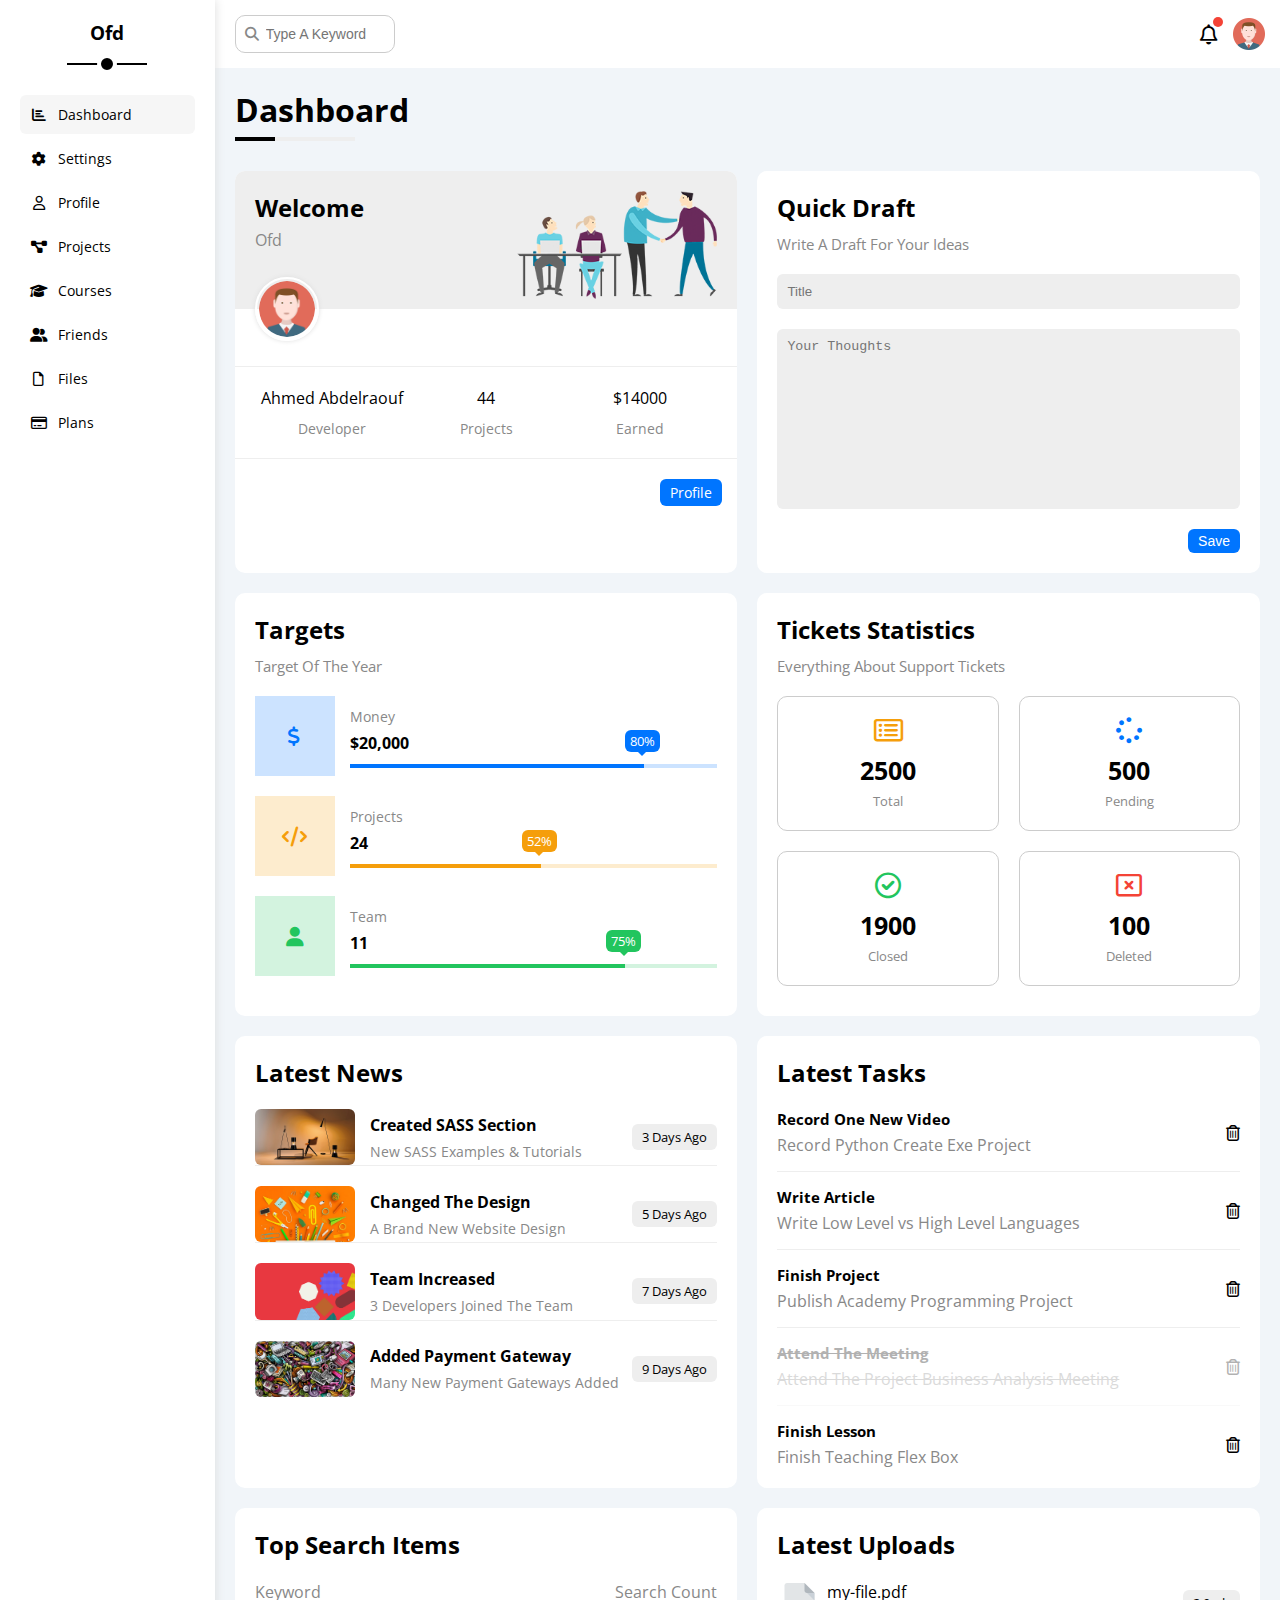
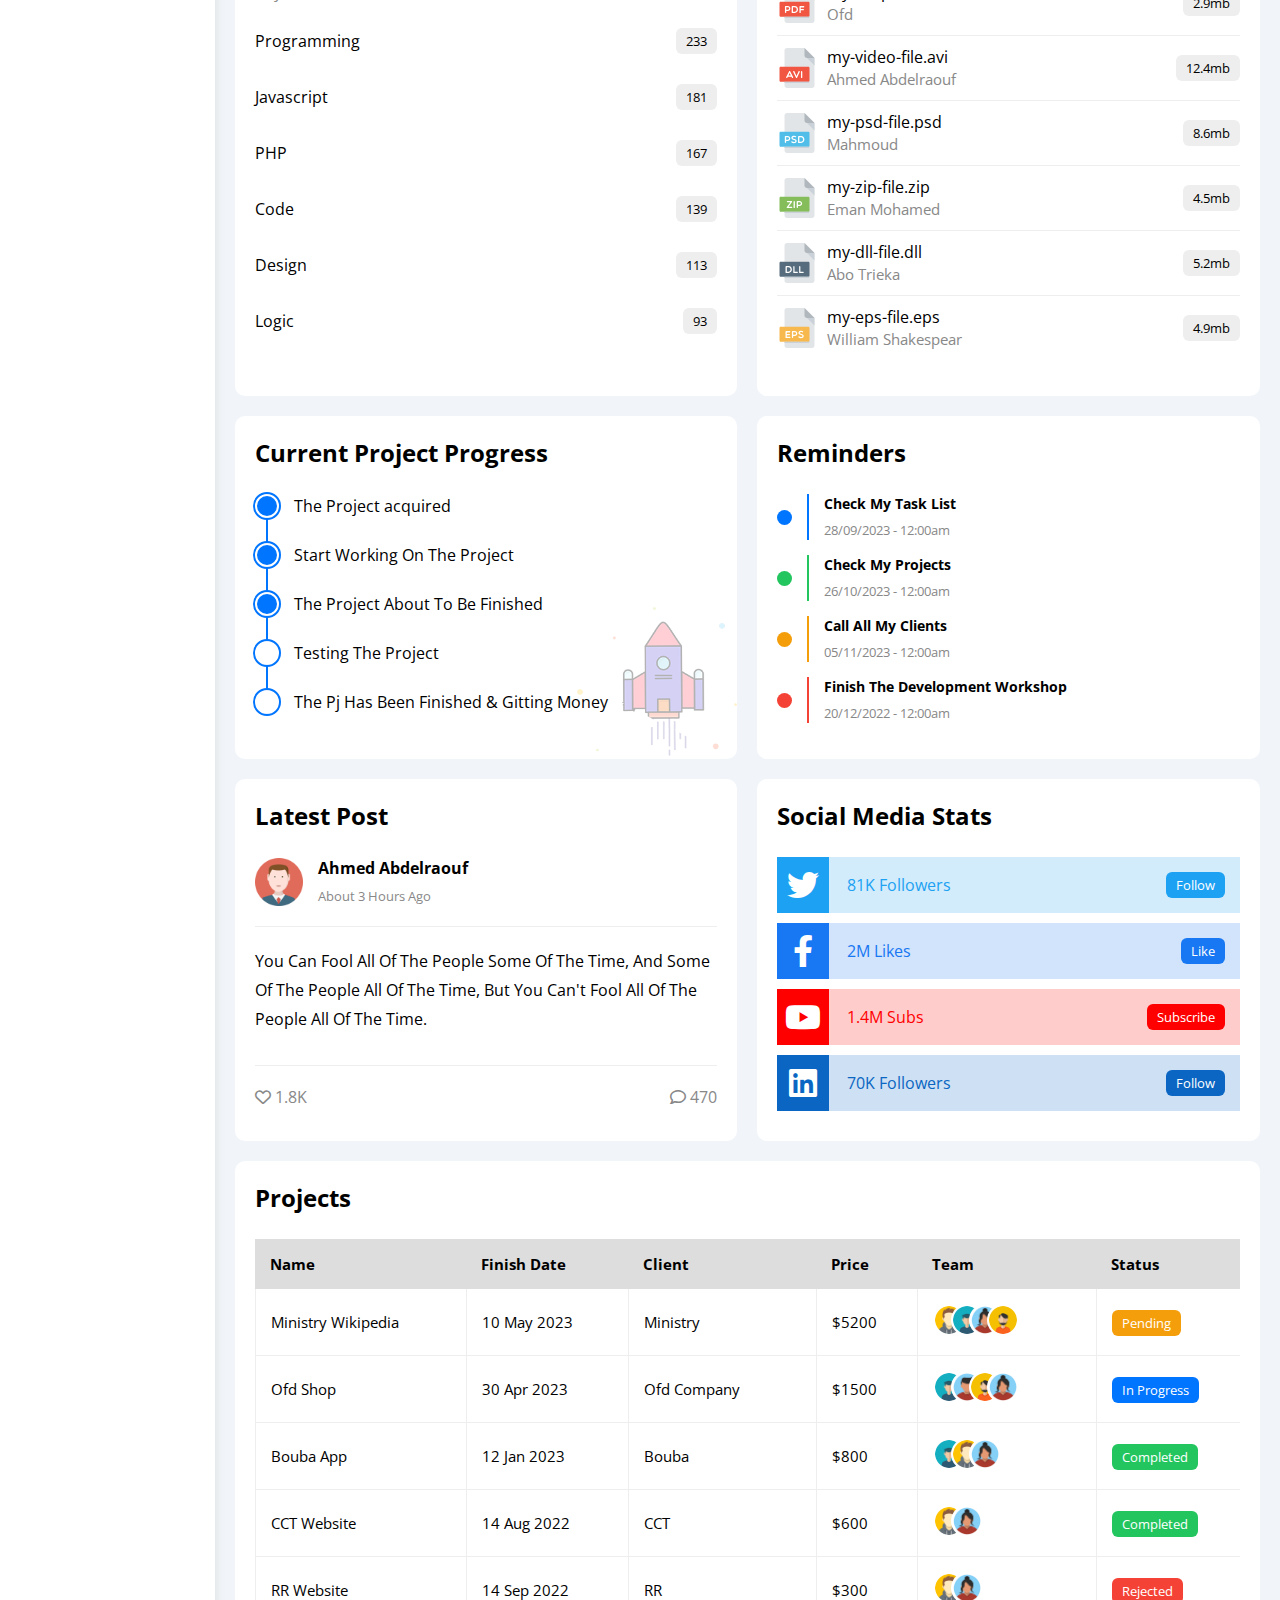
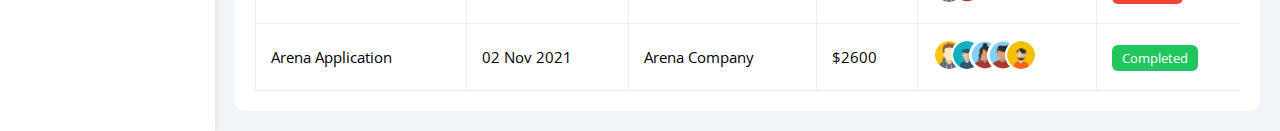
<file: index.html>
<!DOCTYPE html>
<html lang="en">

<head>
    <meta charset="UTF-8">
    <meta http-equiv="X-UA-Compatible" content="IE=edge">
    <meta name="viewport" content="width=device-width, initial-scale=1.0">
    <link rel="stylesheet" href="css/all.min.css">
    <link rel="stylesheet" href="css/framework.css">
    <link rel="stylesheet" href="css/main.css">
    <!-- <link rel="stylesheet" href="css/normalize.css"> -->
    <link rel="preconnect" href="https://fonts.googleapis.com">
    <link rel="preconnect" href="https://fonts.gstatic.com" crossorigin>
    <link href="https://fonts.googleapis.com/css2?family=Open+Sans:wght@300;400;500;600;700;800&display=swap"
        rel="stylesheet">
    <title>Dashboard</title>
</head>

<body>
    <div class="page d-flex">
        <div class="sidebar bg-white p-20 p-relative">
            <h3 class="p-relative txt-c mt-0">Ofd</h3>
            <ul>
                <li>
                    <a class="active d-flex align-center fs-14 c-black rad-6 p-10" href="index.html">
                        <i class="fa-solid fa-chart-bar fa-fw"></i>
                        <span>Dashboard</span>
                    </a>
                </li>
                <li>
                    <a class="d-flex align-center fs-14 c-black rad-6 p-10" href="settings.html">
                        <i class="fa-solid fa-gear fa-fw"></i>
                        <span>Settings</span>
                    </a>
                </li>
                <li>
                    <a class="d-flex align-center fs-14 c-black rad-6 p-10" href="profile.html">
                        <i class="fa-regular fa-user fa-fw"></i>
                        <span>Profile</span>
                    </a>
                </li>
                <li>
                    <a class="d-flex align-center fs-14 c-black rad-6 p-10" href="projects.html">
                        <i class="fa-solid fa-diagram-project fa-fw"></i>
                        <span>Projects</span>
                    </a>
                </li>
                <li>
                    <a class="d-flex align-center fs-14 c-black rad-6 p-10" href="courses.html">
                        <i class="fa-solid fa-graduation-cap fa-fe"></i>
                        <span>Courses</span>
                    </a>
                </li>
                <li>
                    <a class="d-flex align-center fs-14 c-black rad-6 p-10" href="friends.html">
                        <i class="fa-solid fa-user-group fa-fw"></i>
                        <span>Friends</span>
                    </a>
                </li>
                <li>
                    <a class="d-flex align-center fs-14 c-black rad-6 p-10" href="files.html">
                        <i class="fa-regular fa-file fa-fw"></i>
                        <span>Files</span>
                    </a>
                </li>
                <li>
                    <a class="d-flex align-center fs-14 c-black rad-6 p-10" href="plans.html">
                        <i class="fa-regular fa-credit-card fa-fw"></i>
                        <span>Plans</span>
                    </a>
                </li>
            </ul>
        </div>
        <div class="content w-full">
            <!-- head start -->
            <div class="head bg-white p-15 between-flex">
                <div class="search p-relative">
                    <input class="p-10" type="search" placeholder="Type A Keyword">
                </div>
                <div class="icons d-flex align-center">
                    <span class="notification p-relative">
                        <i class="fa-regular fa-bell fa-lg"></i>
                    </span>
                    <img src="images/avatar.png" alt="">
                </div>
            </div>
            <!-- head end -->
            <h1 class="p-relative">Dashboard</h1>
            <div class="wrapper d-grid gap-20">
                <!-- welcome widget start  -->
                <div class="welcome bg-white rad-10 txt-c-mobile block-mobile">
                    <div class="intro p-20 d-flex space-between bg-eee">
                        <div>
                            <h2 class="m-0">Welcome</h2>
                            <p class="c-grey mt-5">Ofd</p>
                        </div>
                        <img class="hide-mobile" src="images/welcome.png" alt="">
                    </div>
                    <img src="images/avatar.png" alt="" class="avatar">
                    <div class="body txt-c d-flex p-20 mt-20 mb-20 block-mobile">
                        <div>Ahmed Abdelraouf <span class="d-block c-grey fs-14 mt-10">Developer</span></div>
                        <div>44 <span class="d-block c-grey fs-14 mt-10">Projects</span></div>
                        <div>$14000 <span class="d-block c-grey fs-14 mt-10">Earned</span></div>
                    </div>
                    <a href="profile.html" class="visit d-block fs-14 bg-blue c-white w-fit btn-shape">Profile</a>
                </div>
                <!-- welcome widget end  -->
                <!-- quick draft widget start -->
                <div class="quick-draft p-20 bg-white rad-10">
                    <h2 class="mt-0 mb-10">Quick Draft</h2>
                    <p class="mt-0 mb-20 c-grey fs-15">Write A Draft For Your Ideas</p>
                    <form>
                        <input class="d-block mb-20 w-full p-10 b-none bg-eee rad-6" type="text" placeholder="Title">
                        <textarea class="d-block mb-20 w-full p-10 b-none bg-eee rad-6"
                            placeholder="Your Thoughts"></textarea>
                        <input class="save d-block bg-blue c-white b-none fs-14 w-fit btn-shape" type="submit"
                            value="Save">
                    </form>
                </div>
                <!-- quick draft widget end -->
                <!-- targets start  -->
                <div class="targets p-20 bg-white rad-10">
                    <h2 class="mt-0 mb-10">Targets</h2>
                    <p class="mt-0 mb-20 c-grey fs-15">Target Of The Year</p>
                    <!--! row start -->
                    <div class="target-row mb-20 d-flex align-center blue">
                        <div class="icon center-flex">
                            <i class="fa-solid fa-dollar-sign fa-lg c-blue"></i>
                        </div>
                        <div class="details">
                            <span class="fs-14 c-grey">Money</span>
                            <span class="d-block mt-5 mb-10 fw-bold">$20,000</span>

                            <div class="progress p-relative">
                                <span class="bg-blue blue" style="width: 80%">
                                    <span class="bg-blue">80%</span></span>
                            </div>
                        </div>
                    </div>
                    <!--! row end -->
                    <!--! row start -->
                    <div class="target-row mb-20 d-flex align-center orange">
                        <div class="icon center-flex">
                            <i class="fa-solid fa-code fa-lg c-orange"></i>
                        </div>
                        <div class="details">
                            <span class="fs-14 c-grey">Projects</span>
                            <span class="d-block mt-5 mb-10 fw-bold">24</span>

                            <div class="progress p-relative">
                                <span class="bg-orange orange" style="width: 52%">
                                    <span class="bg-orange">52%</span></span>
                            </div>
                        </div>
                    </div>
                    <!--! row end -->
                    <!-- !row start -->
                    <div class="target-row mb-20 d-flex align-center green">
                        <div class="icon center-flex">
                            <i class="fa-solid fa-user fa-lg c-green"></i>
                        </div>
                        <div class="details">
                            <span class="fs-14 c-grey">Team</span>
                            <span class="d-block mt-5 mb-10 fw-bold">11</span>

                            <div class="progress p-relative">
                                <span class="bg-green green" style="width: 75%">
                                    <span class="bg-green">75%</span></span>
                            </div>
                        </div>
                    </div>
                    <!--! row end -->
                </div>
                <!-- targets end  -->
                <!-- tickets widget start  -->
                <div class="tickets p-20 bg-white rad-10">
                    <h2 class="mt-0 mb-10">Tickets Statistics</h2>
                    <p class="mt-0 mb-20 c-grey fs-15">Everything About Support Tickets</p>
                    <div class="d-flex txt-c gap-20 f-wrap">
                        <!-- box start -->
                        <div class="box p-20 rad-10 fs-13 c-grey">
                            <i class="fa-regular fa-rectangle-list fa-2x mb-10 c-orange"></i>
                            <span class="d-block c-black fw-bold fs-25 mb-5">2500</span>
                            Total
                        </div>
                        <!--! box end -->
                        <!--! box start -->
                        <div class="box p-20 rad-10 fs-13 c-grey">
                            <i class="fa-solid fa-spinner fa-2x mb-10 c-blue"></i>
                            <span class="d-block c-black fw-bold fs-25 mb-5">500</span>
                            Pending
                        </div>
                        <!-- box end -->
                        <!-- box start -->
                        <div class="box p-20 rad-10 fs-13 c-grey">
                            <i class="fa-regular fa-circle-check fa-2x mb-10 c-green"></i>
                            <span class="d-block c-black fw-bold fs-25 mb-5">1900</span>
                            Closed
                        </div>
                        <!--! box end -->
                        <!--! box start -->
                        <div class="box p-20 rad-10 fs-13 c-grey">
                            <i class="fa-regular fa-rectangle-xmark fa-2x mb-10 c-red"></i>
                            <span class="d-block c-black fw-bold fs-25 mb-5">100</span>
                            Deleted
                        </div>
                        <!--! box end -->
                    </div>
                </div>
                <!-- tickets widget end  -->
                <!-- latest news start -->
                <div class="latest-news p-20 bg-white rad-10 txt-c-mobile">
                    <h2 class="mt-0 mb-20">Latest News</h2>
                    <!--! row start -->
                    <div class="news-row d-flex align-center">
                        <img src="images/news-01.png" alt="">
                        <div class="info">
                            <h3>Created SASS Section</h3>
                            <p class="m-0 fs-14 c-grey">New SASS Examples & Tutorials</p>
                        </div>
                        <div class="btn-shape fs-13 bg-eee label">3 Days Ago</div>
                    </div>
                    <!--! row end -->
                    <!--! row start -->
                    <div class="news-row d-flex align-center">
                        <img src="images/news-02.png" alt="">
                        <div class="info">
                            <h3>Changed The Design</h3>
                            <p class="m-0 fs-14 c-grey">A Brand New Website Design</p>
                        </div>
                        <div class="btn-shape fs-13 bg-eee label">5 Days Ago</div>
                    </div>
                    <!--! row end -->
                    <!--! row start -->
                    <div class="news-row d-flex align-center">
                        <img src="images/news-03.png" alt="">
                        <div class="info">
                            <h3>Team Increased</h3>
                            <p class="m-0 fs-14 c-grey">3 Developers Joined The Team</p>
                        </div>
                        <div class="btn-shape fs-13 bg-eee label">7 Days Ago</div>
                    </div>
                    <!--! row end -->
                    <!--! row start -->
                    <div class="news-row d-flex align-center">
                        <img src="images/news-04.png" alt="">
                        <div class="info">
                            <h3>Added Payment Gateway</h3>
                            <p class="m-0 fs-14 c-grey">Many New Payment Gateways Added</p>
                        </div>
                        <div class="btn-shape fs-13 bg-eee label">9 Days Ago</div>
                    </div>
                    <!--! row end -->
                </div>
                <!-- latest news end -->
                <!-- tasks start -->
                <div class="tasks p-20 bg-white rad-10">
                    <h2 class="mt-0 mb-20">Latest Tasks</h2>
                    <!--! row-start -->
                    <div class="task-row between-flex">
                        <div class="info">
                            <h3 class="mt-0 mb-5 fs-15">Record One New Video</h3>
                            <p class="m-0 c-grey">Record Python Create Exe Project</p>
                        </div>
                        <i class="fa-regular fa-trash-can delete"></i>
                    </div>
                    <!--!! row-end -->
                    <!-- row-start -->
                    <div class="task-row between-flex">
                        <div class="info">
                            <h3 class="mt-0 mb-5 fs-15">Write Article</h3>
                            <p class="m-0 c-grey">Write Low Level vs High Level Languages</p>
                        </div>
                        <i class="fa-regular fa-trash-can delete"></i>
                    </div>
                    <!--! row-end -->
                    <!--! row-start -->
                    <div class="task-row between-flex">
                        <div class="info">
                            <h3 class="mt-0 mb-5 fs-15">Finish Project</h3>
                            <p class="m-0 c-grey">Publish Academy Programming Project</p>
                        </div>
                        <i class="fa-regular fa-trash-can delete"></i>
                    </div>
                    <!--! row-end -->
                    <!--! row-start -->
                    <div class="task-row between-flex done">
                        <div class="info">
                            <h3 class="mt-0 mb-5 fs-15">Attend The Meeting</h3>
                            <p class="m-0 c-grey">Attend The Project Business Analysis Meeting</p>
                        </div>
                        <i class="fa-regular fa-trash-can delete"></i>
                    </div>
                    <!--! row-end -->
                    <!--! row-start -->
                    <div class="task-row between-flex">
                        <div class="info">
                            <h3 class="mt-0 mb-5 fs-15">Finish Lesson</h3>
                            <p class="m-0 c-grey">Finish Teaching Flex Box</p>
                        </div>
                        <i class="fa-regular fa-trash-can delete"></i>
                    </div>
                    <!--! row-end -->
                </div>
                <!-- tasks end -->
                <!-- top search start  -->
                <div class="search-items p-20 bg-white rad-10">
                    <h2 class="mt-0 mb-20">Top Search Items</h2>
                    <div class="head-items between-flex c-grey mb-10">
                        <div class="">Keyword</div>
                        <div class="">Search Count</div>
                    </div>
                    <div class="items between-flex pt-15 pb-15">
                        <span>Programming</span>
                        <span class="bg-eee fs-13 btn-shape">233</span>
                    </div>
                    <div class="items between-flex pt-15 pb-15">
                        <span>Javascript</span>
                        <span class="bg-eee fs-13 btn-shape">181</span>
                    </div>
                    <div class="items between-flex pt-15 pb-15">
                        <span>PHP</span>
                        <span class="bg-eee fs-13 btn-shape">167</span>
                    </div>
                    <div class="items between-flex pt-15 pb-15">
                        <span>Code</span>
                        <span class="bg-eee fs-13 btn-shape">139</span>
                    </div>
                    <div class="items between-flex pt-15 pb-15">
                        <span>Design</span>
                        <span class="bg-eee fs-13 btn-shape">113</span>
                    </div>
                    <div class="items between-flex pt-15 pb-15">
                        <span>Logic</span>
                        <span class="bg-eee fs-13 btn-shape">93</span>
                    </div>
                </div>
                <!-- top search end  -->
                <!-- uploads start  -->
                <div class="latest-uploads p-20 bg-white rad-10">
                    <h2 class="mt-0 mb-20">Latest Uploads</h2>
                    <ul>
                        <!--! row start  -->
                        <li class="between-flex pb-10 mb-10">
                            <div class="d-flex align-center">
                                <img class="mr-10" src="images/pdf.svg" alt="">
                                <div>
                                    <span class="d-block">my-file.pdf</span>
                                    <span class="fs-15 c-grey">Ofd</span>
                                </div>
                            </div>
                            <div class="bg-eee btn-shape fs-13">
                                2.9mb
                            </div>
                        </li>
                        <!--! row end  -->
                        <!--! row start  -->
                        <li class="between-flex pb-10 mb-10">
                            <div class="d-flex align-center">
                                <img class="mr-10" src="images/avi.svg" alt="">
                                <div>
                                    <span class="d-block">my-video-file.avi</span>
                                    <span class="fs-15 c-grey">Ahmed Abdelraouf</span>
                                </div>
                            </div>
                            <div class="bg-eee btn-shape fs-13">
                                12.4mb
                            </div>
                        </li>
                        <!--! row end  -->
                        <!--! row start  -->
                        <li class="between-flex pb-10 mb-10">
                            <div class="d-flex align-center">
                                <img class="mr-10" src="images/psd.svg" alt="">
                                <div>
                                    <span class="d-block">my-psd-file.psd</span>
                                    <span class="fs-15 c-grey">Mahmoud</span>
                                </div>
                            </div>
                            <div class="bg-eee btn-shape fs-13">
                                8.6mb
                            </div>
                        </li>
                        <!--! row end  -->
                        <!--! row start  -->
                        <li class="between-flex pb-10 mb-10">
                            <div class="d-flex align-center">
                                <img class="mr-10" src="images/zip.svg" alt="">
                                <div>
                                    <span class="d-block">my-zip-file.zip</span>
                                    <span class="fs-15 c-grey">Eman Mohamed</span>
                                </div>
                            </div>
                            <div class="bg-eee btn-shape fs-13">
                                4.5mb
                            </div>
                        </li>
                        <!--! row end  -->
                        <!--! row start  -->
                        <li class="between-flex pb-10 mb-10">
                            <div class="d-flex align-center">
                                <img class="mr-10" src="images/dll.svg" alt="">
                                <div>
                                    <span class="d-block">my-dll-file.dll</span>
                                    <span class="fs-15 c-grey">Abo Trieka</span>
                                </div>
                            </div>
                            <div class="bg-eee btn-shape fs-13">
                                5.2mb
                            </div>
                        </li>
                        <!--! row end  -->
                        <!--! row start  -->
                        <li class="between-flex pb-10 mb-10">
                            <div class="d-flex align-center">
                                <img class="mr-10" src="images/eps.svg" alt="">
                                <div>
                                    <span class="d-block">my-eps-file.eps</span>
                                    <span class="fs-15 c-grey">William Shakespear</span>
                                </div>
                            </div>
                            <div class="bg-eee btn-shape fs-13">
                                4.9mb
                            </div>
                        </li>
                        <!--! row end  -->
                    </ul>
                </div>
                <!-- uploads end  -->
                <!-- current project start -->
                <div class="current-project p-20 bg-white rad-10 p-relative">
                    <h2 class="mt-0 mb-20">Current Project Progress</h2>
                    <ul class="m-0 p-relative">
                        <li class="mt-25 d-flex align-center done">The Project acquired</li>
                        <li class="mt-25 d-flex align-center done">Start Working On The Project</li>
                        <li class="mt-25 d-flex align-center done">The Project About To Be Finished</li>
                        <li class="mt-25 d-flex align-center current">Testing The Project</li>
                        <li class="mt-25 d-flex align-center">The Pj Has Been Finished & Gitting Money</li>
                    </ul>
                    <img class="launch-icon hide-mobile" src="images/project.png" alt="">
                </div>
                <!-- current project end -->
                <!-- reminders widget start -->
                <div class="reminders p-20 bg-white rad-10">
                    <h2 class="mt-0 mb-25">Reminders</h2>
                    <ul>
                        <!-- ! row start -->
                        <li class="d-flex align-center mt-15">
                            <span class="bg-blue mr-15 d-block rad-half key"></span>
                            <div class="pl-15 blue">
                                <p class="fs-14 fw-bold mt-0 mb-5">Check My Task List</p>
                                <span class="fs-13 c-grey">28/09/2023 - 12:00am</span>
                            </div>
                        </li>
                        <!-- ! row end  -->
                        <!-- ! row start -->
                        <li class="d-flex align-center mt-15">
                            <span class="bg-green mr-15 d-block rad-half key"></span>
                            <div class="pl-15 green">
                                <p class="fs-14 fw-bold mt-0 mb-5">Check My Projects</p>
                                <span class="fs-13 c-grey">26/10/2023 - 12:00am</span>
                            </div>
                        </li>
                        <!-- ! row end  -->
                        <!-- ! row start -->
                        <li class="d-flex align-center mt-15">
                            <span class="bg-orange mr-15 d-block rad-half key"></span>
                            <div class="pl-15 orange">
                                <p class="fs-14 fw-bold mt-0 mb-5">Call All My Clients</p>
                                <span class="fs-13 c-grey">05/11/2023 - 12:00am</span>
                            </div>
                        </li>
                        <!-- ! row end  -->
                        <!-- ! row start -->
                        <li class="d-flex align-center mt-15">
                            <span class="bg-red mr-15 d-block rad-half key"></span>
                            <div class="pl-15 red">
                                <p class="fs-14 fw-bold mt-0 mb-5">Finish The Development Workshop</p>
                                <span class="fs-13 c-grey">20/12/2022 - 12:00am</span>
                            </div>
                        </li>
                        <!-- ! row end  -->
                    </ul>
                </div>
                <!-- reminders widget end -->
                <!-- latest post start  -->
                <div class="latest-post p-20 bg-white rad-10 p-relative">
                    <h2 class="mt-0 mb-25">Latest Post</h2>
                    <div class="top d-flex align-center">
                        <img class="avatar mr-15" src="images/avatar.png" alt="">
                        <div class="info">
                            <span class="d-block mb-5 fw-bold">Ahmed Abdelraouf</span>
                            <span class="c-grey fs-13">About 3 Hours Ago</span>
                        </div>
                    </div>
                    <div class="post-content txt-c-mobile pt-20 pb-20 mt-20 mb-20">
                        You Can Fool All Of The People Some Of The Time, And Some Of The People All Of The Time, But You
                        Can't Fool All Of The People All Of The Time.
                    </div>
                    <div class="post-stats between-flex c-grey">
                        <div>
                            <i class="fa-regular fa-heart"></i>
                            <span>1.8K</span>
                        </div>
                        <div>
                            <i class="fa-regular fa-comment"></i>
                            <span>470</span>
                        </div>
                    </div>
                </div>
                <!-- latest post end  -->
                <!-- social media start  -->
                <div class="social-media p-20 bg-white rad-10 p-relative">
                    <h2 class="mt-0 mb-25">Social Media Stats</h2>
                    <!-- ! box start  -->
                    <div class="box twitter p-15 mb-10 p-relative between-flex">
                        <i class="fa-brands fa-twitter fa-2x c-white h-full center-flex"></i>
                        <span>81K Followers</span>
                        <a class="fs-13 c-white btn-shape" href="#">Follow</a>
                    </div>
                    <!-- ! box end  -->
                    <!-- ! box start  -->
                    <div class="box facebook p-15 mb-10 p-relative between-flex">
                        <i class="fa-brands fa-facebook-f fa-2x c-white h-full center-flex"></i>
                        <span>2M Likes</span>
                        <a class="fs-13 c-white btn-shape" href="#">Like</a>
                    </div>
                    <!-- ! box end  -->
                    <!-- ! box start  -->
                    <div class="box youtube p-15 mb-10 p-relative between-flex">
                        <i class="fa-brands fa-youtube fa-2x c-white h-full center-flex"></i>
                        <span>1.4M Subs</span>
                        <a class="fs-13 c-white btn-shape" href="#">Subscribe</a>
                    </div>
                    <!-- ! box end  -->
                    <!-- ! box start  -->
                    <div class="box linkedin p-15 mb-10 p-relative between-flex">
                        <i class="fa-brands fa-linkedin fa-2x c-white h-full center-flex"></i>
                        <span>70K Followers</span>
                        <a class="fs-13 c-white btn-shape" href="#">Follow</a>
                    </div>
                    <!-- ! box end  -->
                </div>
                <!-- social media end  -->
            </div>
            <!-- projects taple start  -->
            <div class="projects p-20 bg-white rad-10 m-20">
                <h2 class="mt-0 mb-25">Projects</h2>
                <div class="responsive-table">
                    <table class="fs-15 w-full">
                        <thead>
                            <tr>
                                <td>Name</td>
                                <td>Finish Date</td>
                                <td>Client</td>
                                <td>Price</td>
                                <td>Team</td>
                                <td>Status</td>
                            </tr>
                        </thead>
                        <tbody>
                            <!-- ! row start  -->
                            <tr>
                                <td>Ministry Wikipedia</td>
                                <td>10 May 2023</td>
                                <td>Ministry</td>
                                <td>$5200</td>
                                <td>
                                    <img src="images/team-01.jpg" alt="">
                                    <img src="images/team-02.png" alt="">
                                    <img src="images/team-03.png" alt="">
                                    <img src="images/team-05.png" alt="">
                                </td>
                                <td>
                                    <span class="label fs-13 btn-shape bg-orange c-white">Pending</span>
                                </td>
                            </tr>
                            <!-- ! row end  -->
                            <!-- ! row start  -->
                            <tr>
                                <td>Ofd Shop</td>
                                <td>30 Apr 2023</td>
                                <td>Ofd Company</td>
                                <td>$1500</td>
                                <td>
                                    <img src="images/team-02.png" alt="">
                                    <img src="images/team-04.png" alt="">
                                    <img src="images/team-05.png" alt="">
                                    <img src="images/team-03.png" alt="">
                                </td>
                                <td>
                                    <span class="label fs-13 btn-shape bg-blue c-white">In Progress</span>
                                </td>
                            </tr>
                            <!-- ! row end  -->
                            <!-- ! row start  -->
                            <tr>
                                <td>Bouba App</td>
                                <td>12 Jan 2023</td>
                                <td>Bouba</td>
                                <td>$800</td>
                                <td>
                                    <img src="images/team-02.png" alt="">
                                    <img src="images/team-01.jpg" alt="">
                                    <img src="images/team-03.png" alt="">
                                </td>
                                <td>
                                    <span class="label fs-13 btn-shape bg-green c-white">Completed</span>
                                </td>
                            </tr>
                            <!-- ! row end  -->
                            <!-- ! row start  -->
                            <tr>
                                <td>CCT Website</td>
                                <td>14 Aug 2022</td>
                                <td>CCT</td>
                                <td>$600</td>
                                <td>
                                    <img src="images/team-01.jpg" alt="">
                                    <img src="images/team-03.png" alt="">
                                </td>
                                <td>
                                    <span class="label fs-13 btn-shape bg-green c-white">Completed</span>
                                </td>
                            </tr>
                            <!-- ! row end  -->
                            <!-- ! row start  -->
                            <tr>
                                <td>RR Website</td>
                                <td>14 Sep 2022</td>
                                <td>RR</td>
                                <td>$300</td>
                                <td>
                                    <img src="images/team-01.jpg" alt="">
                                    <img src="images/team-03.png" alt="">
                                </td>
                                <td>
                                    <span class="label fs-13 btn-shape bg-red c-white">Rejected</span>
                                </td>
                            </tr>
                            <!-- ! row end  -->
                            <!-- ! row start  -->
                            <tr>
                                <td>Arena Application</td>
                                <td>02 Nov 2021</td>
                                <td>Arena Company</td>
                                <td>$2600</td>
                                <td>
                                    <img src="images/team-01.jpg" alt="">
                                    <img src="images/team-02.png" alt="">
                                    <img src="images/team-03.png" alt="">
                                    <img src="images/team-04.png" alt="">
                                    <img src="images/team-05.png" alt="">
                                </td>
                                <td>
                                    <span class="label fs-13 btn-shape bg-green c-white">Completed</span>
                                </td>
                            </tr>
                            <!-- ! row end  -->
                        </tbody>
                    </table>
                </div>
            </div>
            <!-- projects taple end  -->
        </div>
    </div>
</body>

</html>
</file>
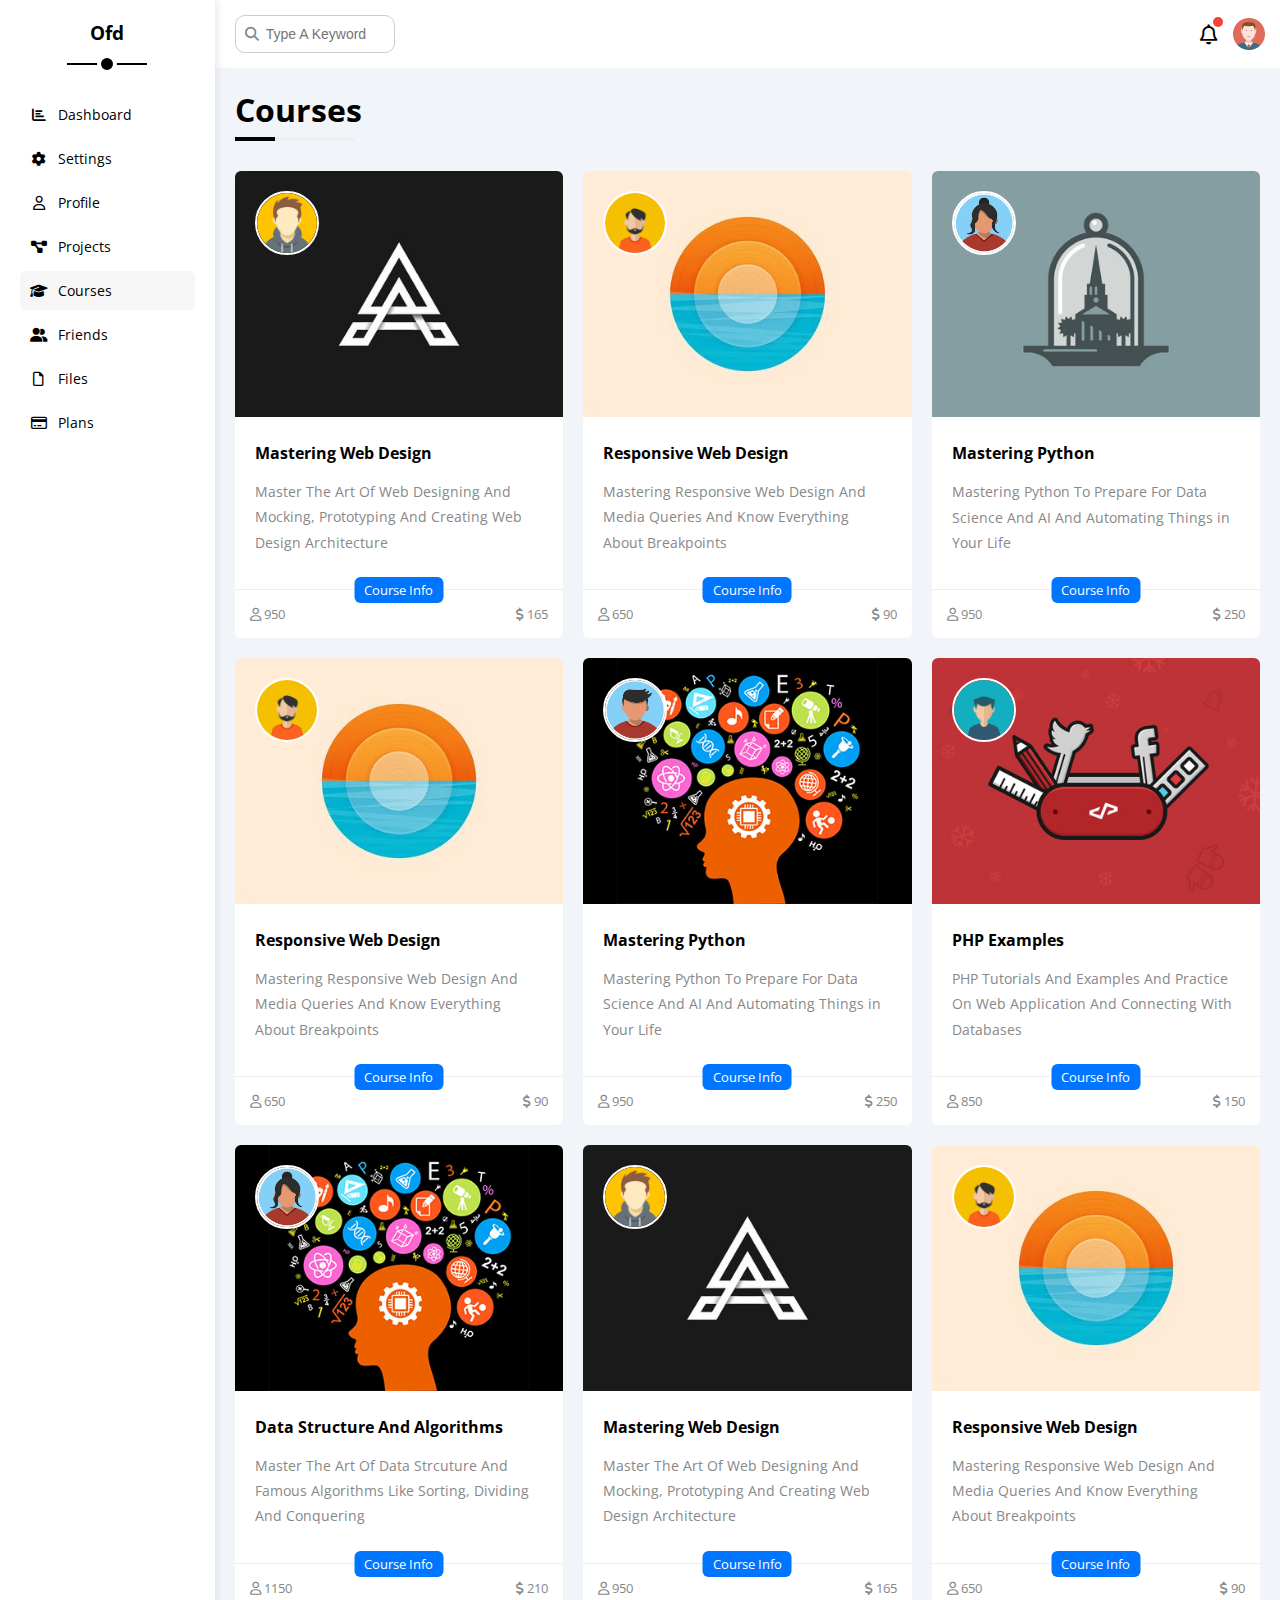
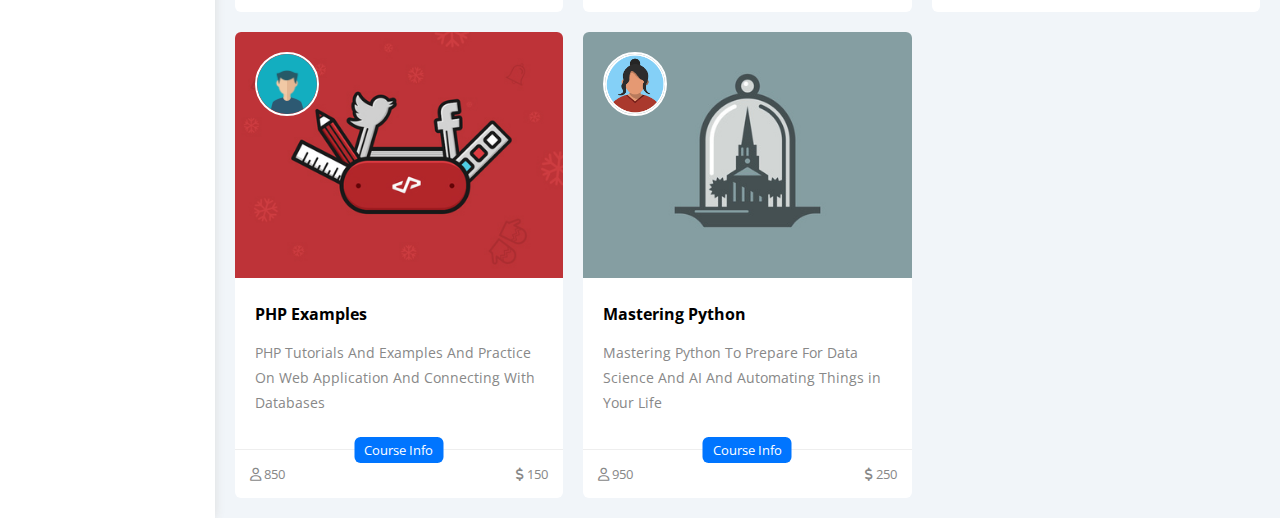
<file: courses.html>
<!DOCTYPE html>
<html lang="en">

<head>
    <meta charset="UTF-8">
    <meta http-equiv="X-UA-Compatible" content="IE=edge">
    <meta name="viewport" content="width=device-width, initial-scale=1.0">
    <link rel="stylesheet" href="css/all.min.css">
    <link rel="stylesheet" href="css/framework.css">
    <link rel="stylesheet" href="css/main.css">
    <!-- <link rel="stylesheet" href="css/normalize.css"> -->
    <link rel="preconnect" href="https://fonts.googleapis.com">
    <link rel="preconnect" href="https://fonts.gstatic.com" crossorigin>
    <link href="https://fonts.googleapis.com/css2?family=Open+Sans:wght@300;400;500;600;700;800&display=swap"
        rel="stylesheet">
    <title>Courses</title>
</head>

<body>
    <div class="page d-flex">
        <div class="sidebar bg-white p-20 p-relative">
            <h3 class="p-relative txt-c mt-0">Ofd</h3>
            <ul>
                <li>
                    <a class="d-flex align-center fs-14 c-black rad-6 p-10" href="index.html">
                        <i class="fa-solid fa-chart-bar fa-fw"></i>
                        <span>Dashboard</span>
                    </a>
                </li>
                <li>
                    <a class="d-flex align-center fs-14 c-black rad-6 p-10" href="settings.html">
                        <i class="fa-solid fa-gear fa-fw"></i>
                        <span>Settings</span>
                    </a>
                </li>
                <li>
                    <a class="d-flex align-center fs-14 c-black rad-6 p-10" href="profile.html">
                        <i class="fa-regular fa-user fa-fw"></i>
                        <span>Profile</span>
                    </a>
                </li>
                <li>
                    <a class="d-flex align-center fs-14 c-black rad-6 p-10" href="projects.html">
                        <i class="fa-solid fa-diagram-project fa-fw"></i>
                        <span>Projects</span>
                    </a>
                </li>
                <li>
                    <a class="active d-flex align-center fs-14 c-black rad-6 p-10" href="courses.html">
                        <i class="fa-solid fa-graduation-cap fa-fe"></i>
                        <span>Courses</span>
                    </a>
                </li>
                <li>
                    <a class="d-flex align-center fs-14 c-black rad-6 p-10" href="friends.html">
                        <i class="fa-solid fa-user-group fa-fw"></i>
                        <span>Friends</span>
                    </a>
                </li>
                <li>
                    <a class="d-flex align-center fs-14 c-black rad-6 p-10" href="files.html">
                        <i class="fa-regular fa-file fa-fw"></i>
                        <span>Files</span>
                    </a>
                </li>
                <li>
                    <a class="d-flex align-center fs-14 c-black rad-6 p-10" href="plans.html">
                        <i class="fa-regular fa-credit-card fa-fw"></i>
                        <span>Plans</span>
                    </a>
                </li>
            </ul>
        </div>
        <div class="content w-full">
            <!-- head start -->
            <div class="head bg-white p-15 between-flex">
                <div class="search p-relative">
                    <input class="p-10" type="search" placeholder="Type A Keyword">
                </div>
                <div class="icons d-flex align-center">
                    <span class="notification p-relative">
                        <i class="fa-regular fa-bell fa-lg"></i>
                    </span>
                    <img src="images/avatar.png" alt="">
                </div>
            </div>
            <!-- head end -->
            <h1 class="p-relative">Courses</h1>
            <div class="courses-page d-grid m-20 gap-20">
                <!-- ! course start  -->
                <div class="course bg-white rad-6 p-relative">
                    <img class="cover" src="images/course-01.jpg" alt="">
                    <img class="instructor" src="images/team-01.jpg" alt="">
                    <div class="p-20">
                        <h4 class="m-0">Mastering Web Design</h4>
                        <p class="description c-grey mt-15 fs-14">Master The Art Of Web Designing And Mocking,
                            Prototyping And Creating Web Design Architecture</p>
                    </div>
                    <div class="info p-15 fs-13 p-relative between-flex">
                        <span class="title bg-blue c-white btn-shape">Course Info</span>
                        <span class="c-grey">
                            <i class="fa-regular fa-user"></i>
                            950
                        </span>
                        <span class="c-grey">
                            <i class="fa-solid fa-dollar-sign"></i>
                            165
                        </span>
                    </div>
                </div>
                <!-- ! course end -->
                <!-- ! course start -->
                <div class="course bg-white rad-6 p-relative">
                    <img class="cover" src="images/course-03.jpg" alt="" />
                    <img class="instructor" src="images/team-05.png" alt="" />
                    <div class="p-20">
                        <h4 class="m-0">Responsive Web Design</h4>
                        <p class="description c-grey mt-15 fs-14">
                            Mastering Responsive Web Design And Media Queries And Know Everything About Breakpoints
                        </p>
                    </div>
                    <div class="info p-15 fs-13 p-relative between-flex">
                        <span class="title bg-blue c-white btn-shape">Course Info</span>
                        <span class="c-grey"> <i class="fa-regular fa-user"></i> 650</span>
                        <span class="c-grey"><i class="fa-solid fa-dollar-sign"></i> 90</span>
                    </div>
                </div>
                <!-- ! course end  -->
                <!-- ! course start  -->
                <div class="course bg-white rad-6 p-relative">
                    <img class="cover" src="images/course-04.jpg" alt="" />
                    <img class="instructor" src="images/team-03.png" alt="" />
                    <div class="p-20">
                        <h4 class="m-0">Mastering Python</h4>
                        <p class="description c-grey mt-15 fs-14">
                            Mastering Python To Prepare For Data Science And AI And Automating Things in Your Life
                        </p>
                    </div>
                    <div class="info p-15 fs-13 p-relative between-flex">
                        <span class="title bg-blue c-white btn-shape">Course Info</span>
                        <span class="c-grey"> <i class="fa-regular fa-user"></i> 950</span>
                        <span class="c-grey"><i class="fa-solid fa-dollar-sign"></i> 250</span>
                    </div>
                </div>
                <!-- ! course end -->
                <!-- ! course start -->
                <div class="course bg-white rad-6 p-relative">
                    <img class="cover" src="images/course-03.jpg" alt="" />
                    <img class="instructor" src="images/team-05.png" alt="" />
                    <div class="p-20">
                        <h4 class="m-0">Responsive Web Design</h4>
                        <p class="description c-grey mt-15 fs-14">
                            Mastering Responsive Web Design And Media Queries And Know Everything About Breakpoints
                        </p>
                    </div>
                    <div class="info p-15 fs-13 p-relative between-flex">
                        <span class="title bg-blue c-white btn-shape">Course Info</span>
                        <span class="c-grey"> <i class="fa-regular fa-user"></i> 650</span>
                        <span class="c-grey"><i class="fa-solid fa-dollar-sign"></i> 90</span>
                    </div>
                </div>
                <!-- ! course end  -->
                <!-- ! course start  -->
                <div class="course bg-white rad-6 p-relative">
                    <img class="cover" src="images/course-02.jpg" alt="" />
                    <img class="instructor" src="images/team-04.png" alt="" />
                    <div class="p-20">
                        <h4 class="m-0">Mastering Python</h4>
                        <p class="description c-grey mt-15 fs-14">
                            Mastering Python To Prepare For Data Science And AI And Automating Things in Your Life
                        </p>
                    </div>
                    <div class="info p-15 fs-13 p-relative between-flex">
                        <span class="title bg-blue c-white btn-shape">Course Info</span>
                        <span class="c-grey"> <i class="fa-regular fa-user"></i> 950</span>
                        <span class="c-grey"><i class="fa-solid fa-dollar-sign"></i> 250</span>
                    </div>
                </div>
                <!-- ! course end  -->
                <!-- ! course start  -->
                <div class="course bg-white rad-6 p-relative">
                    <img class="cover" src="images/course-05.jpg" alt="" />
                    <img class="instructor" src="images/team-02.png" alt="" />
                    <div class="p-20">
                        <h4 class="m-0">PHP Examples</h4>
                        <p class="description c-grey mt-15 fs-14">
                            PHP Tutorials And Examples And Practice On Web Application And Connecting With Databases
                        </p>
                    </div>
                    <div class="info p-15 fs-13 p-relative between-flex">
                        <span class="title bg-blue c-white btn-shape">Course Info</span>
                        <span class="c-grey"> <i class="fa-regular fa-user"></i> 850</span>
                        <span class="c-grey"><i class="fa-solid fa-dollar-sign"></i> 150</span>
                    </div>
                </div>
                <!-- ! course end  -->
                <!-- ! course start  -->
                <div class="course bg-white rad-6 p-relative">
                    <img class="cover" src="images/course-02.jpg" alt="" />
                    <img class="instructor" src="images/team-03.png" alt="" />
                    <div class="p-20">
                        <h4 class="m-0">Data Structure And Algorithms</h4>
                        <p class="description c-grey mt-15 fs-14">
                            Master The Art Of Data Strcuture And Famous Algorithms Like Sorting, Dividing And Conquering
                        </p>
                    </div>
                    <div class="info p-15 fs-13 p-relative between-flex">
                        <span class="title bg-blue c-white btn-shape">Course Info</span>
                        <span class="c-grey"> <i class="fa-regular fa-user"></i> 1150</span>
                        <span class="c-grey"><i class="fa-solid fa-dollar-sign"></i> 210</span>
                    </div>
                </div>
                <!-- ! course end  -->
                <!-- ! course start  -->
                <div class="course bg-white rad-6 p-relative">
                    <img class="cover" src="images/course-01.jpg" alt="">
                    <img class="instructor" src="images/team-01.jpg" alt="">
                    <div class="p-20">
                        <h4 class="m-0">Mastering Web Design</h4>
                        <p class="description c-grey mt-15 fs-14">Master The Art Of Web Designing And Mocking,
                            Prototyping And Creating Web Design Architecture</p>
                    </div>
                    <div class="info p-15 fs-13 p-relative between-flex">
                        <span class="title bg-blue c-white btn-shape">Course Info</span>
                        <span class="c-grey">
                            <i class="fa-regular fa-user"></i>
                            950
                        </span>
                        <span class="c-grey">
                            <i class="fa-solid fa-dollar-sign"></i>
                            165
                        </span>
                    </div>
                </div>
                <!-- ! course end -->
                <!-- ! course start -->
                <div class="course bg-white rad-6 p-relative">
                    <img class="cover" src="images/course-03.jpg" alt="" />
                    <img class="instructor" src="images/team-05.png" alt="" />
                    <div class="p-20">
                        <h4 class="m-0">Responsive Web Design</h4>
                        <p class="description c-grey mt-15 fs-14">
                            Mastering Responsive Web Design And Media Queries And Know Everything About Breakpoints
                        </p>
                    </div>
                    <div class="info p-15 fs-13 p-relative between-flex">
                        <span class="title bg-blue c-white btn-shape">Course Info</span>
                        <span class="c-grey"> <i class="fa-regular fa-user"></i> 650</span>
                        <span class="c-grey"><i class="fa-solid fa-dollar-sign"></i> 90</span>
                    </div>
                </div>
                <!-- ! course end  -->
                <!-- ! course start  -->
                <div class="course bg-white rad-6 p-relative">
                    <img class="cover" src="images/course-05.jpg" alt="" />
                    <img class="instructor" src="images/team-02.png" alt="" />
                    <div class="p-20">
                        <h4 class="m-0">PHP Examples</h4>
                        <p class="description c-grey mt-15 fs-14">
                            PHP Tutorials And Examples And Practice On Web Application And Connecting With Databases
                        </p>
                    </div>
                    <div class="info p-15 fs-13 p-relative between-flex">
                        <span class="title bg-blue c-white btn-shape">Course Info</span>
                        <span class="c-grey"> <i class="fa-regular fa-user"></i> 850</span>
                        <span class="c-grey"><i class="fa-solid fa-dollar-sign"></i> 150</span>
                    </div>
                </div>
                <!-- ! course end  -->
                <!-- ! course start  -->
                <div class="course bg-white rad-6 p-relative">
                    <img class="cover" src="images/course-04.jpg" alt="" />
                    <img class="instructor" src="images/team-03.png" alt="" />
                    <div class="p-20">
                        <h4 class="m-0">Mastering Python</h4>
                        <p class="description c-grey mt-15 fs-14">
                            Mastering Python To Prepare For Data Science And AI And Automating Things in Your Life
                        </p>
                    </div>
                    <div class="info p-15 fs-13 p-relative between-flex">
                        <span class="title bg-blue c-white btn-shape">Course Info</span>
                        <span class="c-grey"> <i class="fa-regular fa-user"></i> 950</span>
                        <span class="c-grey"><i class="fa-solid fa-dollar-sign"></i> 250</span>
                    </div>
                </div>
                <!-- ! course end -->
            </div>
        </div>
    </div>
</body>

</html>
</file>
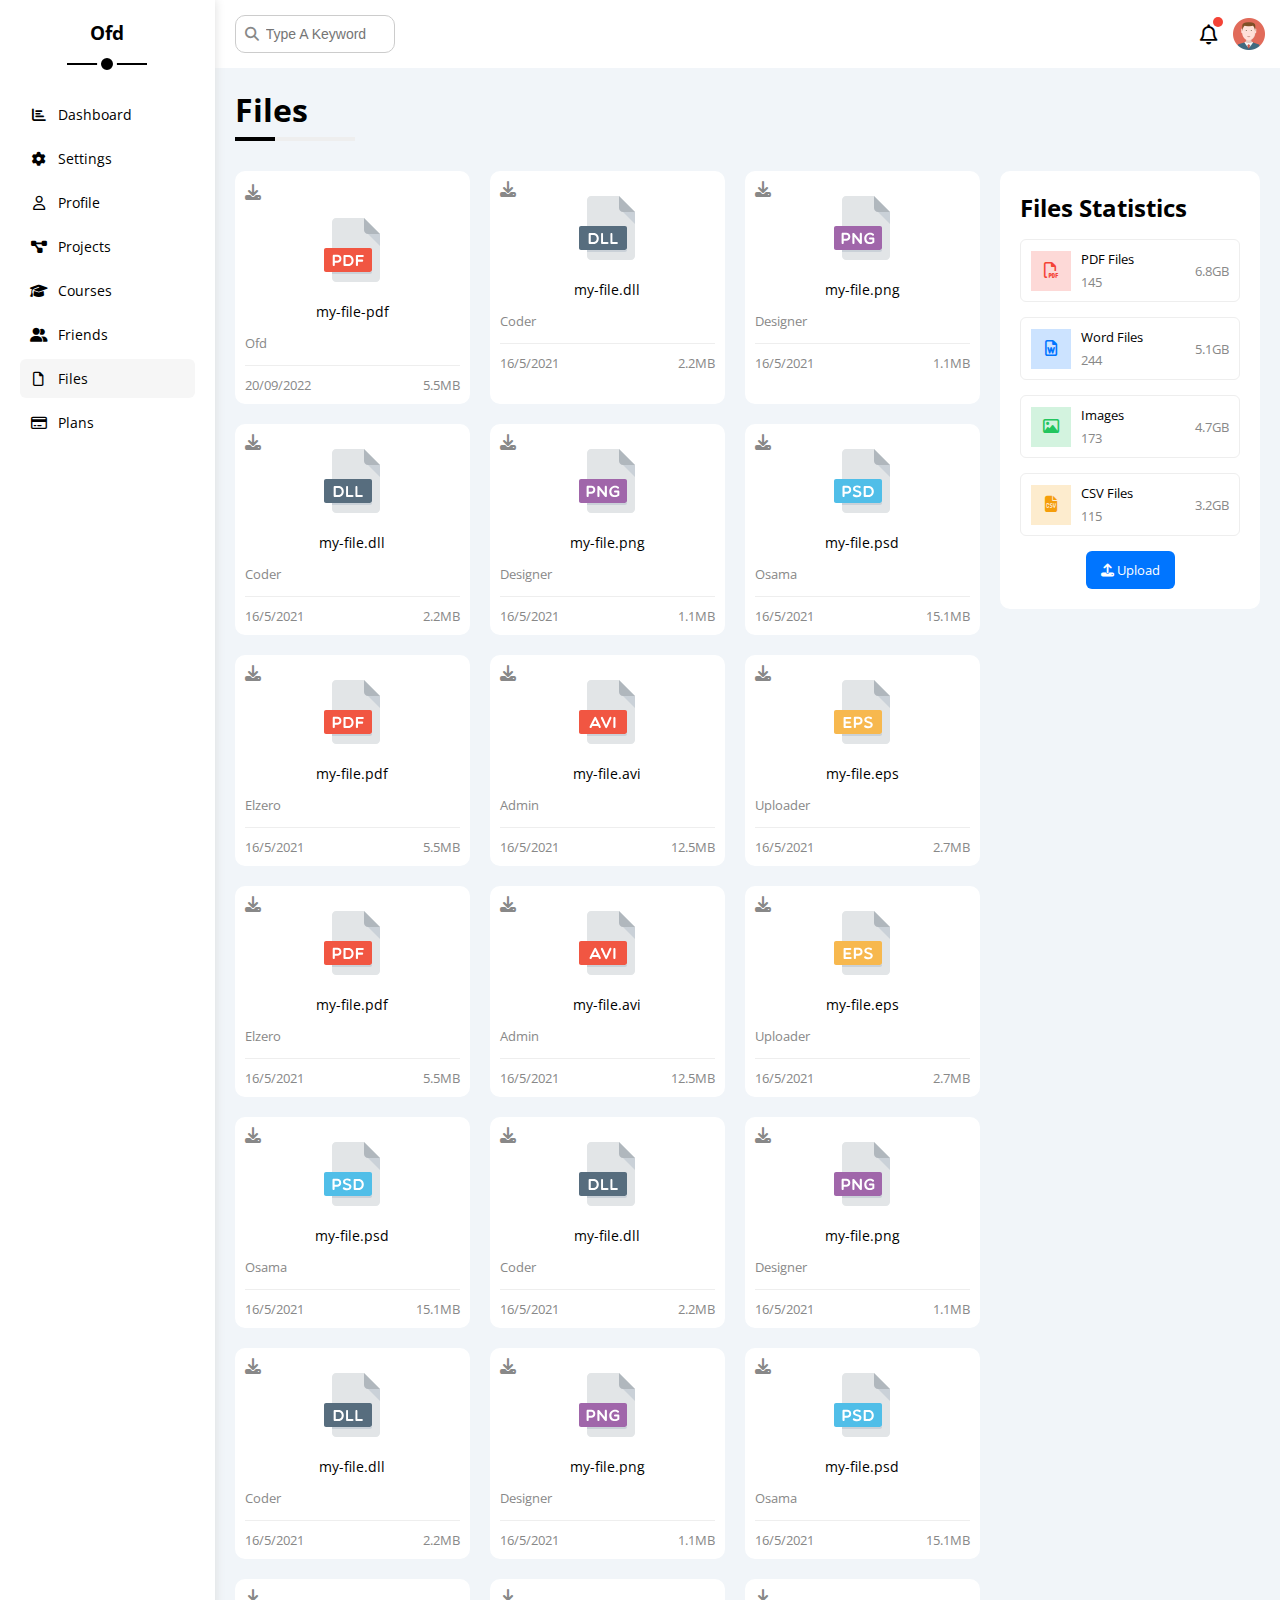
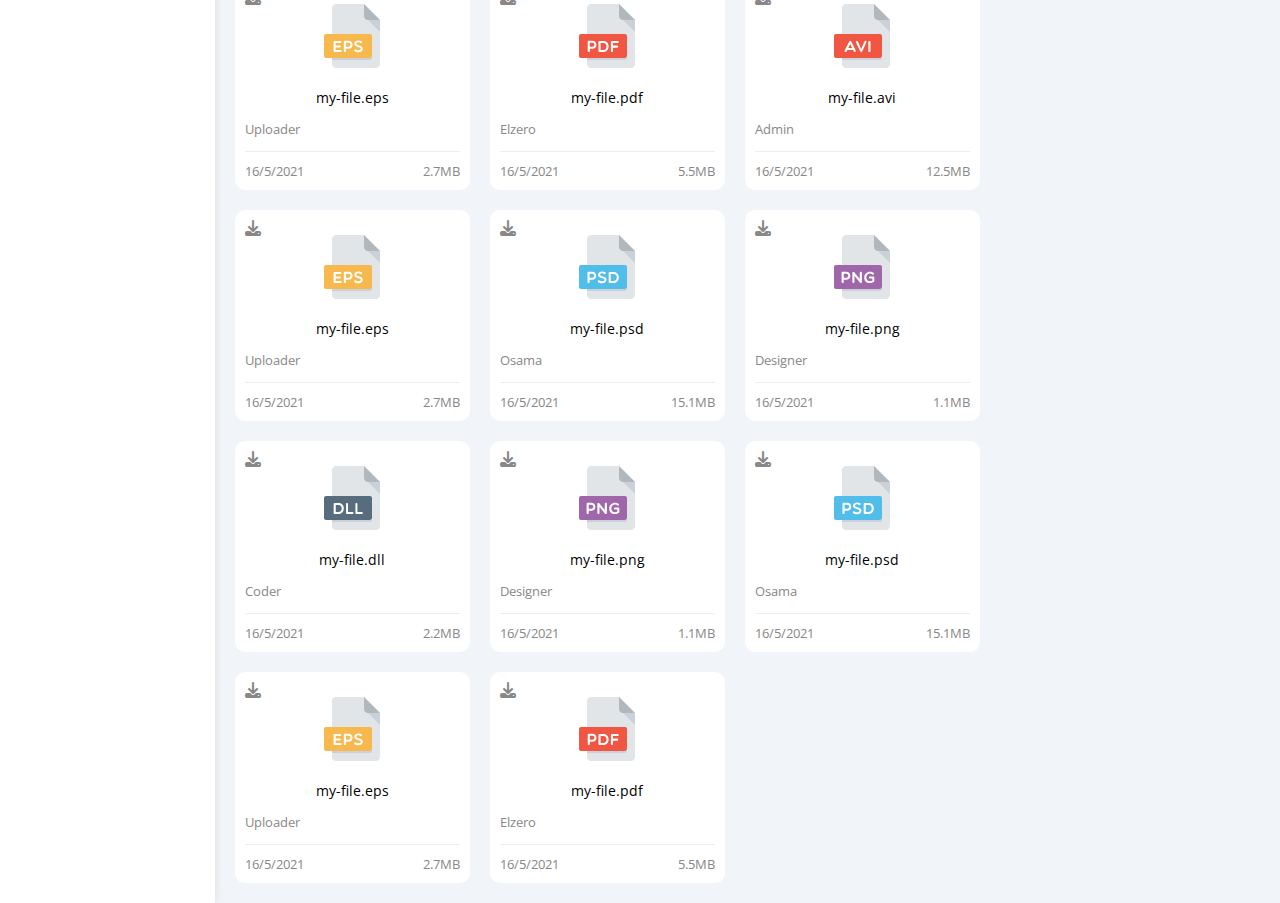
<file: files.html>
<!DOCTYPE html>
<html lang="en">

<head>
    <meta charset="UTF-8">
    <meta http-equiv="X-UA-Compatible" content="IE=edge">
    <meta name="viewport" content="width=device-width, initial-scale=1.0">
    <link rel="stylesheet" href="css/all.min.css">
    <link rel="stylesheet" href="css/framework.css">
    <link rel="stylesheet" href="css/main.css">
    <!-- <link rel="stylesheet" href="css/normalize.css"> -->
    <link rel="preconnect" href="https://fonts.googleapis.com">
    <link rel="preconnect" href="https://fonts.gstatic.com" crossorigin>
    <link href="https://fonts.googleapis.com/css2?family=Open+Sans:wght@300;400;500;600;700;800&display=swap"
        rel="stylesheet">
    <title>Files</title>
</head>

<body>
    <div class="page d-flex">
        <div class="sidebar bg-white p-20 p-relative">
            <h3 class="p-relative txt-c mt-0">Ofd</h3>
            <ul>
                <li>
                    <a class="d-flex align-center fs-14 c-black rad-6 p-10" href="index.html">
                        <i class="fa-solid fa-chart-bar fa-fw"></i>
                        <span>Dashboard</span>
                    </a>
                </li>
                <li>
                    <a class="d-flex align-center fs-14 c-black rad-6 p-10" href="settings.html">
                        <i class="fa-solid fa-gear fa-fw"></i>
                        <span>Settings</span>
                    </a>
                </li>
                <li>
                    <a class="d-flex align-center fs-14 c-black rad-6 p-10" href="profile.html">
                        <i class="fa-regular fa-user fa-fw"></i>
                        <span>Profile</span>
                    </a>
                </li>
                <li>
                    <a class="d-flex align-center fs-14 c-black rad-6 p-10" href="projects.html">
                        <i class="fa-solid fa-diagram-project fa-fw"></i>
                        <span>Projects</span>
                    </a>
                </li>
                <li>
                    <a class="d-flex align-center fs-14 c-black rad-6 p-10" href="courses.html">
                        <i class="fa-solid fa-graduation-cap fa-fe"></i>
                        <span>Courses</span>
                    </a>
                </li>
                <li>
                    <a class="d-flex align-center fs-14 c-black rad-6 p-10" href="friends.html">
                        <i class="fa-solid fa-user-group fa-fw"></i>
                        <span>Friends</span>
                    </a>
                </li>
                <li>
                    <a class="active d-flex align-center fs-14 c-black rad-6 p-10" href="files.html">
                        <i class="fa-regular fa-file fa-fw"></i>
                        <span>Files</span>
                    </a>
                </li>
                <li>
                    <a class="d-flex align-center fs-14 c-black rad-6 p-10" href="plans.html">
                        <i class="fa-regular fa-credit-card fa-fw"></i>
                        <span>Plans</span>
                    </a>
                </li>
            </ul>
        </div>
        <div class="content w-full">
            <!-- head start -->
            <div class="head bg-white p-15 between-flex">
                <div class="search p-relative">
                    <input class="p-10" type="search" placeholder="Type A Keyword">
                </div>
                <div class="icons d-flex align-center">
                    <span class="notification p-relative">
                        <i class="fa-regular fa-bell fa-lg"></i>
                    </span>
                    <img src="images/avatar.png" alt="">
                </div>
            </div>
            <!-- head end -->
            <h1 class="p-relative">Files</h1>
            <div class="files-page d-flex m-20 gap-20">
                <!-- files stats start -->
                <div class="files-stats p-20 bg-white rad-10">
                    <h2 class="mt-0 mb-15 txt-c-mobile">Files Statistics</h2>
                    <!-- ! row start -->
                    <div class="d-flex align-center border-eee p-10 rad-6 mb-15 fs-13">
                        <i class="fa-regular fa-file-pdf fa-lg red center-flex c-red icon"></i>
                        <div class="info">
                            <span>PDF Files</span>
                            <span class="c-grey d-block mt-5">145</span>
                        </div>
                        <div class="size c-grey">6.8GB</div>
                    </div>
                    <!-- ! row end  -->
                    <!-- ! row start  -->
                    <div class="d-flex align-center border-eee p-10 rad-6 mb-15 fs-13">
                        <i class="fa-regular fa-file-word fa-lg blue center-flex c-blue icon"></i>
                        <div class="info">
                            <span>Word Files</span>
                            <span class="c-grey d-block mt-5">244</span>
                        </div>
                        <div class="size c-grey">5.1GB</div>
                    </div>
                    <!-- ! row end  -->
                    <!-- ! row start  -->
                    <div class="d-flex align-center border-eee p-10 rad-6 mb-15 fs-13">
                        <i class="fa-regular fa-image fa-lg green center-flex c-green icon"></i>
                        <div class="info">
                            <span>Images</span>
                            <span class="c-grey d-block mt-5">173</span>
                        </div>
                        <div class="size c-grey">4.7GB</div>
                    </div>
                    <!-- ! row end  -->
                    <!-- ! row start  -->
                    <div class="d-flex align-center border-eee p-10 rad-6 mb-15 fs-13">
                        <i class="fa-solid fa-file-csv fa-lg orange center-flex c-orange icon"></i>
                        <div class="info">
                            <span>CSV Files</span>
                            <span class="c-grey d-block mt-5">115</span>
                        </div>
                        <div class="size c-grey">3.2GB</div>
                    </div>
                    <!-- ! row end  -->
                    <a href="#" class="upload bg-blue c-white fs-13 rad-6 d-block w-fit">
                        <i class="fa-solid fa-upload"></i>
                        Upload</a>
                </div>
                <!-- files stats end  -->
                <!-- files content start  -->
                <div class="files-content d-grid gap-20">
                    <!-- ! file start  -->
                    <div class="file bg-white p-10 rad-10">
                        <i class="fa-solid fa-download c-grey p-absoute"></i>
                        <div class="icon txt-c">
                            <img class="mt-15 mb-15" src="images/pdf.svg" alt="">
                        </div>
                        <div class="txt-c mb-10 fs-14">my-file-pdf</div>
                        <p class="c-grey fs-13">Ofd</p>
                        <div class="info between-flex mt-10 pt-10 fs-13 c-grey">
                            <span>20/09/2022</span>
                            <span>5.5MB</span>
                        </div>
                    </div>
                    <!-- ! file end  -->
                    <!-- ! file start  -->
                    <div class="file bg-white p-10 rad-10">
                        <i class="fa-solid fa-download c-grey p-absolute"></i>
                        <div class="icon txt-c">
                            <img class="mt-15 mb-15" src="images/dll.svg" alt="" />
                        </div>
                        <div class="txt-c mb-10 fs-14">my-file.dll</div>
                        <p class="c-grey fs-13">Coder</p>
                        <div class="info between-flex mt-10 pt-10 fs-13 c-grey">
                            <span>16/5/2021</span>
                            <span>2.2MB</span>
                        </div>
                    </div>
                    <!-- ! file end  -->
                    <!-- ! file start  -->
                    <div class="file bg-white p-10 rad-10">
                        <i class="fa-solid fa-download c-grey p-absolute"></i>
                        <div class="icon txt-c">
                            <img class="mt-15 mb-15" src="images/png.svg" alt="" />
                        </div>
                        <div class="txt-c mb-10 fs-14">my-file.png</div>
                        <p class="c-grey fs-13">Designer</p>
                        <div class="info between-flex mt-10 pt-10 fs-13 c-grey">
                            <span>16/5/2021</span>
                            <span>1.1MB</span>
                        </div>
                    </div>
                    <!-- ! file end  -->
                    <!-- ! file start  -->
                    <div class="file bg-white p-10 rad-10">
                        <i class="fa-solid fa-download c-grey p-absolute"></i>
                        <div class="icon txt-c">
                            <img class="mt-15 mb-15" src="images/dll.svg" alt="" />
                        </div>
                        <div class="txt-c mb-10 fs-14">my-file.dll</div>
                        <p class="c-grey fs-13">Coder</p>
                        <div class="info between-flex mt-10 pt-10 fs-13 c-grey">
                            <span>16/5/2021</span>
                            <span>2.2MB</span>
                        </div>
                    </div>
                    <!-- ! file end  -->
                    <!-- ! file start  -->
                    <div class="file bg-white p-10 rad-10">
                        <i class="fa-solid fa-download c-grey p-absolute"></i>
                        <div class="icon txt-c">
                            <img class="mt-15 mb-15" src="images/png.svg" alt="" />
                        </div>
                        <div class="txt-c mb-10 fs-14">my-file.png</div>
                        <p class="c-grey fs-13">Designer</p>
                        <div class="info between-flex mt-10 pt-10 fs-13 c-grey">
                            <span>16/5/2021</span>
                            <span>1.1MB</span>
                        </div>
                    </div>
                    <!-- ! file end  -->
                    <!-- ! file start  -->
                    <div class="file bg-white p-10 rad-10">
                        <i class="fa-solid fa-download c-grey p-absolute"></i>
                        <div class="icon txt-c">
                            <img class="mt-15 mb-15" src="images/psd.svg" alt="" />
                        </div>
                        <div class="txt-c mb-10 fs-14">my-file.psd</div>
                        <p class="c-grey fs-13">Osama</p>
                        <div class="info between-flex mt-10 pt-10 fs-13 c-grey">
                            <span>16/5/2021</span>
                            <span>15.1MB</span>
                        </div>
                    </div>
                    <!-- ! file end  -->
                    <!-- ! file start  -->
                    <div class="file bg-white p-10 rad-10">
                        <i class="fa-solid fa-download c-grey p-absolute"></i>
                        <div class="icon txt-c">
                            <img class="mt-15 mb-15" src="images/pdf.svg" alt="" />
                        </div>
                        <div class="txt-c mb-10 fs-14">my-file.pdf</div>
                        <p class="c-grey fs-13">Elzero</p>
                        <div class="info between-flex mt-10 pt-10 fs-13 c-grey">
                            <span>16/5/2021</span>
                            <span>5.5MB</span>
                        </div>
                    </div>
                    <!-- ! file end  -->
                    <!-- ! file start  -->
                    <div class="file bg-white p-10 rad-10">
                        <i class="fa-solid fa-download c-grey p-absolute"></i>
                        <div class="icon txt-c">
                            <img class="mt-15 mb-15" src="images/avi.svg" alt="" />
                        </div>
                        <div class="txt-c mb-10 fs-14">my-file.avi</div>
                        <p class="c-grey fs-13">Admin</p>
                        <div class="info between-flex mt-10 pt-10 fs-13 c-grey">
                            <span>16/5/2021</span>
                            <span>12.5MB</span>
                        </div>
                    </div>
                    <!-- ! file end  -->
                    <!-- ! file start  -->
                    <div class="file bg-white p-10 rad-10">
                        <i class="fa-solid fa-download c-grey p-absolute"></i>
                        <div class="icon txt-c">
                            <img class="mt-15 mb-15" src="images/eps.svg" alt="" />
                        </div>
                        <div class="txt-c mb-10 fs-14">my-file.eps</div>
                        <p class="c-grey fs-13">Uploader</p>
                        <div class="info between-flex mt-10 pt-10 fs-13 c-grey">
                            <span>16/5/2021</span>
                            <span>2.7MB</span>
                        </div>
                    </div>
                    <!-- ! file end  -->
                    <!-- ! file start  -->
                    <div class="file bg-white p-10 rad-10">
                        <i class="fa-solid fa-download c-grey p-absolute"></i>
                        <div class="icon txt-c">
                            <img class="mt-15 mb-15" src="images/pdf.svg" alt="" />
                        </div>
                        <div class="txt-c mb-10 fs-14">my-file.pdf</div>
                        <p class="c-grey fs-13">Elzero</p>
                        <div class="info between-flex mt-10 pt-10 fs-13 c-grey">
                            <span>16/5/2021</span>
                            <span>5.5MB</span>
                        </div>
                    </div>
                    <!-- ! file end  -->
                    <!-- ! file start  -->
                    <div class="file bg-white p-10 rad-10">
                        <i class="fa-solid fa-download c-grey p-absolute"></i>
                        <div class="icon txt-c">
                            <img class="mt-15 mb-15" src="images/avi.svg" alt="" />
                        </div>
                        <div class="txt-c mb-10 fs-14">my-file.avi</div>
                        <p class="c-grey fs-13">Admin</p>
                        <div class="info between-flex mt-10 pt-10 fs-13 c-grey">
                            <span>16/5/2021</span>
                            <span>12.5MB</span>
                        </div>
                    </div>
                    <!-- ! file end  -->
                    <!-- ! file start  -->
                    <div class="file bg-white p-10 rad-10">
                        <i class="fa-solid fa-download c-grey p-absolute"></i>
                        <div class="icon txt-c">
                            <img class="mt-15 mb-15" src="images/eps.svg" alt="" />
                        </div>
                        <div class="txt-c mb-10 fs-14">my-file.eps</div>
                        <p class="c-grey fs-13">Uploader</p>
                        <div class="info between-flex mt-10 pt-10 fs-13 c-grey">
                            <span>16/5/2021</span>
                            <span>2.7MB</span>
                        </div>
                    </div>
                    <!-- ! file end  -->
                    <!-- ! file start  -->
                    <div class="file bg-white p-10 rad-10">
                        <i class="fa-solid fa-download c-grey p-absolute"></i>
                        <div class="icon txt-c">
                            <img class="mt-15 mb-15" src="images/psd.svg" alt="" />
                        </div>
                        <div class="txt-c mb-10 fs-14">my-file.psd</div>
                        <p class="c-grey fs-13">Osama</p>
                        <div class="info between-flex mt-10 pt-10 fs-13 c-grey">
                            <span>16/5/2021</span>
                            <span>15.1MB</span>
                        </div>
                    </div>
                    <!-- ! file end  -->
                    <!-- ! file start  -->
                    <div class="file bg-white p-10 rad-10">
                        <i class="fa-solid fa-download c-grey p-absolute"></i>
                        <div class="icon txt-c">
                            <img class="mt-15 mb-15" src="images/dll.svg" alt="" />
                        </div>
                        <div class="txt-c mb-10 fs-14">my-file.dll</div>
                        <p class="c-grey fs-13">Coder</p>
                        <div class="info between-flex mt-10 pt-10 fs-13 c-grey">
                            <span>16/5/2021</span>
                            <span>2.2MB</span>
                        </div>
                    </div>
                    <!-- ! file end  -->
                    <!-- ! file start  -->
                    <div class="file bg-white p-10 rad-10">
                        <i class="fa-solid fa-download c-grey p-absolute"></i>
                        <div class="icon txt-c">
                            <img class="mt-15 mb-15" src="images/png.svg" alt="" />
                        </div>
                        <div class="txt-c mb-10 fs-14">my-file.png</div>
                        <p class="c-grey fs-13">Designer</p>
                        <div class="info between-flex mt-10 pt-10 fs-13 c-grey">
                            <span>16/5/2021</span>
                            <span>1.1MB</span>
                        </div>
                    </div>
                    <!-- ! file end  -->
                    <!-- ! file start  -->
                    <div class="file bg-white p-10 rad-10">
                        <i class="fa-solid fa-download c-grey p-absolute"></i>
                        <div class="icon txt-c">
                            <img class="mt-15 mb-15" src="images/dll.svg" alt="" />
                        </div>
                        <div class="txt-c mb-10 fs-14">my-file.dll</div>
                        <p class="c-grey fs-13">Coder</p>
                        <div class="info between-flex mt-10 pt-10 fs-13 c-grey">
                            <span>16/5/2021</span>
                            <span>2.2MB</span>
                        </div>
                    </div>
                    <!-- ! file end  -->
                    <!-- ! file start  -->
                    <div class="file bg-white p-10 rad-10">
                        <i class="fa-solid fa-download c-grey p-absolute"></i>
                        <div class="icon txt-c">
                            <img class="mt-15 mb-15" src="images/png.svg" alt="" />
                        </div>
                        <div class="txt-c mb-10 fs-14">my-file.png</div>
                        <p class="c-grey fs-13">Designer</p>
                        <div class="info between-flex mt-10 pt-10 fs-13 c-grey">
                            <span>16/5/2021</span>
                            <span>1.1MB</span>
                        </div>
                    </div>
                    <!-- ! file end  -->
                    <!-- ! file start  -->
                    <div class="file bg-white p-10 rad-10">
                        <i class="fa-solid fa-download c-grey p-absolute"></i>
                        <div class="icon txt-c">
                            <img class="mt-15 mb-15" src="images/psd.svg" alt="" />
                        </div>
                        <div class="txt-c mb-10 fs-14">my-file.psd</div>
                        <p class="c-grey fs-13">Osama</p>
                        <div class="info between-flex mt-10 pt-10 fs-13 c-grey">
                            <span>16/5/2021</span>
                            <span>15.1MB</span>
                        </div>
                    </div>
                    <!-- ! file end  -->
                    <!-- ! file end  -->
                    <!-- ! file start  -->
                    <div class="file bg-white p-10 rad-10">
                        <i class="fa-solid fa-download c-grey p-absolute"></i>
                        <div class="icon txt-c">
                            <img class="mt-15 mb-15" src="images/eps.svg" alt="" />
                        </div>
                        <div class="txt-c mb-10 fs-14">my-file.eps</div>
                        <p class="c-grey fs-13">Uploader</p>
                        <div class="info between-flex mt-10 pt-10 fs-13 c-grey">
                            <span>16/5/2021</span>
                            <span>2.7MB</span>
                        </div>
                    </div>
                    <!-- ! file end  -->
                    <!-- ! file start  -->
                    <div class="file bg-white p-10 rad-10">
                        <i class="fa-solid fa-download c-grey p-absolute"></i>
                        <div class="icon txt-c">
                            <img class="mt-15 mb-15" src="images/pdf.svg" alt="" />
                        </div>
                        <div class="txt-c mb-10 fs-14">my-file.pdf</div>
                        <p class="c-grey fs-13">Elzero</p>
                        <div class="info between-flex mt-10 pt-10 fs-13 c-grey">
                            <span>16/5/2021</span>
                            <span>5.5MB</span>
                        </div>
                    </div>
                    <!-- ! file end  -->
                    <!-- ! file start  -->
                    <div class="file bg-white p-10 rad-10">
                        <i class="fa-solid fa-download c-grey p-absolute"></i>
                        <div class="icon txt-c">
                            <img class="mt-15 mb-15" src="images/avi.svg" alt="" />
                        </div>
                        <div class="txt-c mb-10 fs-14">my-file.avi</div>
                        <p class="c-grey fs-13">Admin</p>
                        <div class="info between-flex mt-10 pt-10 fs-13 c-grey">
                            <span>16/5/2021</span>
                            <span>12.5MB</span>
                        </div>
                    </div>
                    <!-- ! file end  -->
                    <!-- ! file start  -->
                    <div class="file bg-white p-10 rad-10">
                        <i class="fa-solid fa-download c-grey p-absolute"></i>
                        <div class="icon txt-c">
                            <img class="mt-15 mb-15" src="images/eps.svg" alt="" />
                        </div>
                        <div class="txt-c mb-10 fs-14">my-file.eps</div>
                        <p class="c-grey fs-13">Uploader</p>
                        <div class="info between-flex mt-10 pt-10 fs-13 c-grey">
                            <span>16/5/2021</span>
                            <span>2.7MB</span>
                        </div>
                    </div>
                    <!-- ! file end  -->
                    <!-- ! file start  -->
                    <div class="file bg-white p-10 rad-10">
                        <i class="fa-solid fa-download c-grey p-absolute"></i>
                        <div class="icon txt-c">
                            <img class="mt-15 mb-15" src="images/psd.svg" alt="" />
                        </div>
                        <div class="txt-c mb-10 fs-14">my-file.psd</div>
                        <p class="c-grey fs-13">Osama</p>
                        <div class="info between-flex mt-10 pt-10 fs-13 c-grey">
                            <span>16/5/2021</span>
                            <span>15.1MB</span>
                        </div>
                    </div>
                    <!-- ! file end  -->
                    <!-- ! file end  -->
                    <!-- ! file start  -->
                    <div class="file bg-white p-10 rad-10">
                        <i class="fa-solid fa-download c-grey p-absolute"></i>
                        <div class="icon txt-c">
                            <img class="mt-15 mb-15" src="images/png.svg" alt="" />
                        </div>
                        <div class="txt-c mb-10 fs-14">my-file.png</div>
                        <p class="c-grey fs-13">Designer</p>
                        <div class="info between-flex mt-10 pt-10 fs-13 c-grey">
                            <span>16/5/2021</span>
                            <span>1.1MB</span>
                        </div>
                    </div>
                    <!-- ! file end  -->
                    <!-- ! file start  -->
                    <div class="file bg-white p-10 rad-10">
                        <i class="fa-solid fa-download c-grey p-absolute"></i>
                        <div class="icon txt-c">
                            <img class="mt-15 mb-15" src="images/dll.svg" alt="" />
                        </div>
                        <div class="txt-c mb-10 fs-14">my-file.dll</div>
                        <p class="c-grey fs-13">Coder</p>
                        <div class="info between-flex mt-10 pt-10 fs-13 c-grey">
                            <span>16/5/2021</span>
                            <span>2.2MB</span>
                        </div>
                    </div>
                    <!-- ! file end  -->
                    <!-- ! file start  -->
                    <div class="file bg-white p-10 rad-10">
                        <i class="fa-solid fa-download c-grey p-absolute"></i>
                        <div class="icon txt-c">
                            <img class="mt-15 mb-15" src="images/png.svg" alt="" />
                        </div>
                        <div class="txt-c mb-10 fs-14">my-file.png</div>
                        <p class="c-grey fs-13">Designer</p>
                        <div class="info between-flex mt-10 pt-10 fs-13 c-grey">
                            <span>16/5/2021</span>
                            <span>1.1MB</span>
                        </div>
                    </div>
                    <!-- ! file end  -->
                    <!-- ! file start  -->
                    <div class="file bg-white p-10 rad-10">
                        <i class="fa-solid fa-download c-grey p-absolute"></i>
                        <div class="icon txt-c">
                            <img class="mt-15 mb-15" src="images/psd.svg" alt="" />
                        </div>
                        <div class="txt-c mb-10 fs-14">my-file.psd</div>
                        <p class="c-grey fs-13">Osama</p>
                        <div class="info between-flex mt-10 pt-10 fs-13 c-grey">
                            <span>16/5/2021</span>
                            <span>15.1MB</span>
                        </div>
                    </div>
                    <!-- ! file end  -->
                    <!-- ! file end  -->
                    <!-- ! file start  -->
                    <div class="file bg-white p-10 rad-10">
                        <i class="fa-solid fa-download c-grey p-absolute"></i>
                        <div class="icon txt-c">
                            <img class="mt-15 mb-15" src="images/eps.svg" alt="" />
                        </div>
                        <div class="txt-c mb-10 fs-14">my-file.eps</div>
                        <p class="c-grey fs-13">Uploader</p>
                        <div class="info between-flex mt-10 pt-10 fs-13 c-grey">
                            <span>16/5/2021</span>
                            <span>2.7MB</span>
                        </div>
                    </div>
                    <!-- ! file end  -->
                    <!-- ! file start  -->
                    <div class="file bg-white p-10 rad-10">
                        <i class="fa-solid fa-download c-grey p-absolute"></i>
                        <div class="icon txt-c">
                            <img class="mt-15 mb-15" src="images/pdf.svg" alt="" />
                        </div>
                        <div class="txt-c mb-10 fs-14">my-file.pdf</div>
                        <p class="c-grey fs-13">Elzero</p>
                        <div class="info between-flex mt-10 pt-10 fs-13 c-grey">
                            <span>16/5/2021</span>
                            <span>5.5MB</span>
                        </div>
                    </div>
                    <!-- ! file end  -->
                </div>
                <!-- files content end  -->
            </div>
        </div>
    </div>
</body>

</html>
</file>
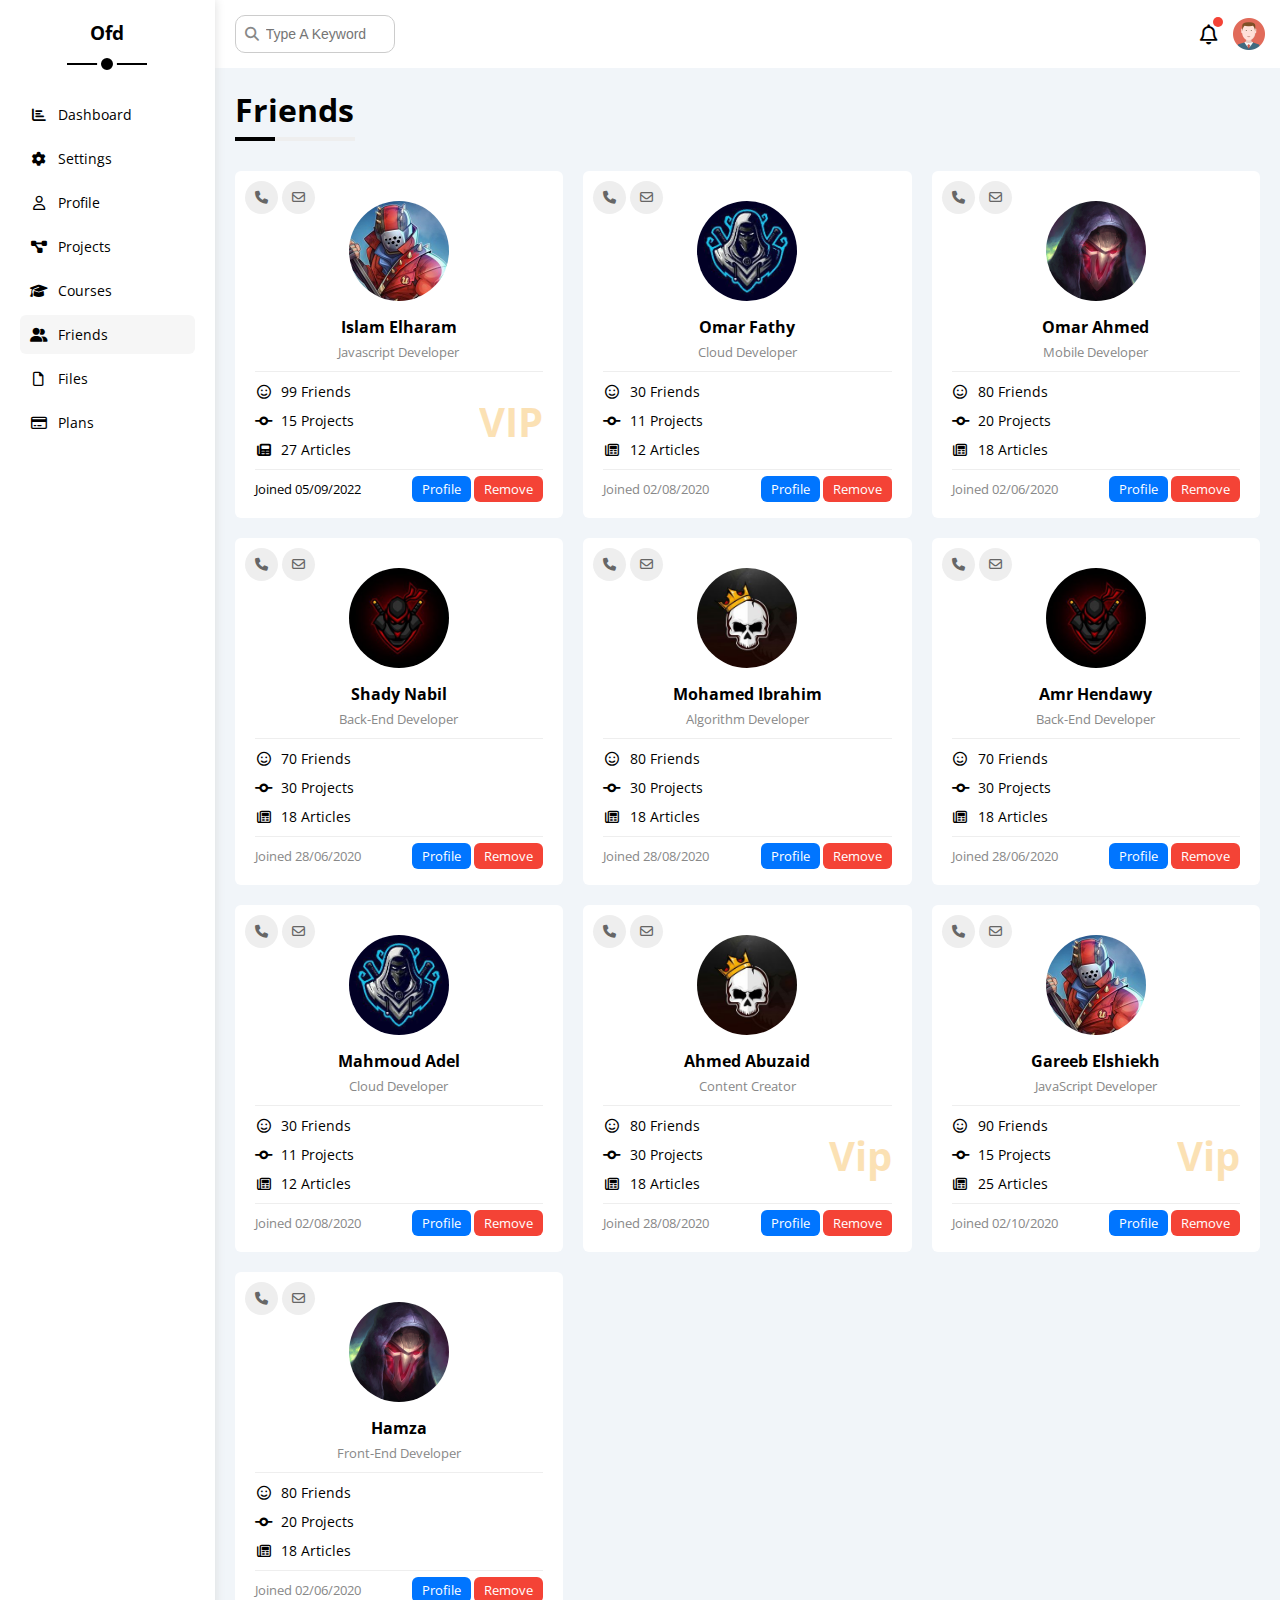
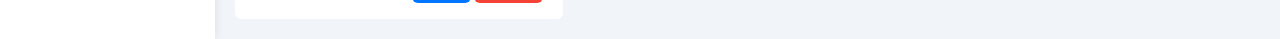
<file: friends.html>
<!DOCTYPE html>
<html lang="en">

<head>
    <meta charset="UTF-8">
    <meta http-equiv="X-UA-Compatible" content="IE=edge">
    <meta name="viewport" content="width=device-width, initial-scale=1.0">
    <link rel="stylesheet" href="css/all.min.css">
    <link rel="stylesheet" href="css/framework.css">
    <link rel="stylesheet" href="css/main.css">
    <!-- <link rel="stylesheet" href="css/normalize.css"> -->
    <link rel="preconnect" href="https://fonts.googleapis.com">
    <link rel="preconnect" href="https://fonts.gstatic.com" crossorigin>
    <link href="https://fonts.googleapis.com/css2?family=Open+Sans:wght@300;400;500;600;700;800&display=swap"
        rel="stylesheet">
    <title>Friends</title>
</head>

<body>
    <div class="page d-flex">
        <div class="sidebar bg-white p-20 p-relative">
            <h3 class="p-relative txt-c mt-0">Ofd</h3>
            <ul>
                <li>
                    <a class="d-flex align-center fs-14 c-black rad-6 p-10" href="index.html">
                        <i class="fa-solid fa-chart-bar fa-fw"></i>
                        <span>Dashboard</span>
                    </a>
                </li>
                <li>
                    <a class="d-flex align-center fs-14 c-black rad-6 p-10" href="settings.html">
                        <i class="fa-solid fa-gear fa-fw"></i>
                        <span>Settings</span>
                    </a>
                </li>
                <li>
                    <a class="d-flex align-center fs-14 c-black rad-6 p-10" href="profile.html">
                        <i class="fa-regular fa-user fa-fw"></i>
                        <span>Profile</span>
                    </a>
                </li>
                <li>
                    <a class="d-flex align-center fs-14 c-black rad-6 p-10" href="projects.html">
                        <i class="fa-solid fa-diagram-project fa-fw"></i>
                        <span>Projects</span>
                    </a>
                </li>
                <li>
                    <a class="d-flex align-center fs-14 c-black rad-6 p-10" href="courses.html">
                        <i class="fa-solid fa-graduation-cap fa-fe"></i>
                        <span>Courses</span>
                    </a>
                </li>
                <li>
                    <a class="active d-flex align-center fs-14 c-black rad-6 p-10" href="friends.html">
                        <i class="fa-solid fa-user-group fa-fw"></i>
                        <span>Friends</span>
                    </a>
                </li>
                <li>
                    <a class="d-flex align-center fs-14 c-black rad-6 p-10" href="files.html">
                        <i class="fa-regular fa-file fa-fw"></i>
                        <span>Files</span>
                    </a>
                </li>
                <li>
                    <a class="d-flex align-center fs-14 c-black rad-6 p-10" href="plans.html">
                        <i class="fa-regular fa-credit-card fa-fw"></i>
                        <span>Plans</span>
                    </a>
                </li>
            </ul>
        </div>
        <div class="content w-full">
            <!-- head start -->
            <div class="head bg-white p-15 between-flex">
                <div class="search p-relative">
                    <input class="p-10" type="search" placeholder="Type A Keyword">
                </div>
                <div class="icons d-flex align-center">
                    <span class="notification p-relative">
                        <i class="fa-regular fa-bell fa-lg"></i>
                    </span>
                    <img src="images/avatar.png" alt="">
                </div>
            </div>
            <!-- head end -->
            <h1 class="p-relative">Friends</h1>
            <div class="friends-page d-grid m-20 gap-20">
                <!-- ! friend box start  -->
                <div class="friend bg-white rad-6 p-20 p-relative">
                    <div class="contact">
                        <i class="fa-solid fa-phone"></i>
                        <i class="fa-regular fa-envelope"></i>
                    </div>
                    <div class="txt-c">
                        <img class="rad-half mt-10 mb-10 w-100 h-100" src="images/friend-01.jpg" alt="">
                        <h4 class="m-0">Islam Elharam</h4>
                        <p class="c-grey fs-13 mt-5 mb-0">Javascript Developer</p>
                    </div>
                    <div class="icons fs-14 p-relative">
                        <div class="mb-10">
                            <i class="fa-regular fa-face-smile fa-fw"></i>
                            <span>99 Friends</span>
                        </div>
                        <div class="mb-10">
                            <i class="fa-solid fa-code-commit fa-fw"></i>
                            <span>15 Projects</span>
                        </div>
                        <div>
                            <i class="fa-solid fa-newspaper fa-fw"></i>
                            <span>27 Articles</span>
                        </div>
                        <span class="vip fw-bold c-orange"> VIP</span>
                    </div>
                    <div class="info between-flex fs-13">
                        <span class="c  -grey">Joined 05/09/2022</span>
                        <div>
                            <a class="bg-blue c-white btn-shape" href="profile.html">Profile</a>
                            <a class="bg-red c-white btn-shape" href="#">Remove</a>
                        </div>
                    </div>
                </div>
                <!-- ! friend box end  -->
                <!-- ! friend start  -->
                <div class="friend bg-white rad-6 p-20 p-relative">
                    <div class="contact">
                        <i class="fa-solid fa-phone"></i>
                        <i class="fa-regular fa-envelope"></i>
                    </div>
                    <div class="txt-c">
                        <img class="rad-half mt-10 mb-10 w-100 h-100" src="images/friend-02.jpg" alt="" />
                        <h4 class="m-0">Omar Fathy</h4>
                        <p class="c-grey fs-13 mt-5 mb-0">Cloud Developer</p>
                    </div>
                    <div class="icons fs-14 p-relative">
                        <div class="mb-10">
                            <i class="fa-regular fa-face-smile fa-fw"></i>
                            <span>30 Friends</span>
                        </div>
                        <div class="mb-10">
                            <i class="fa-solid fa-code-commit fa-fw"></i>
                            <span>11 Projects</span>
                        </div>
                        <div>
                            <i class="fa-regular fa-newspaper fa-fw"></i>
                            <span>12 Articles</span>
                        </div>
                    </div>
                    <div class="info between-flex fs-13">
                        <span class="c-grey">Joined 02/08/2020</span>
                        <div>
                            <a class="bg-blue c-white btn-shape" href="profile.html">Profile</a>
                            <a class="bg-red c-white btn-shape" href="">Remove</a>
                        </div>
                    </div>
                </div>
                <!-- ! friend end  -->
                <!-- ! friend start  -->
                <div class="friend bg-white rad-6 p-20 p-relative">
                    <div class="contact">
                        <i class="fa-solid fa-phone"></i>
                        <i class="fa-regular fa-envelope"></i>
                    </div>
                    <div class="txt-c">
                        <img class="rad-half mt-10 mb-10 w-100 h-100" src="images/friend-03.jpg" alt="" />
                        <h4 class="m-0">Omar Ahmed</h4>
                        <p class="c-grey fs-13 mt-5 mb-0">Mobile Developer</p>
                    </div>
                    <div class="icons fs-14 p-relative">
                        <div class="mb-10">
                            <i class="fa-regular fa-face-smile fa-fw"></i>
                            <span>80 Friends</span>
                        </div>
                        <div class="mb-10">
                            <i class="fa-solid fa-code-commit fa-fw"></i>
                            <span>20 Projects</span>
                        </div>
                        <div>
                            <i class="fa-regular fa-newspaper fa-fw"></i>
                            <span>18 Articles</span>
                        </div>
                    </div>
                    <div class="info between-flex fs-13">
                        <span class="c-grey">Joined 02/06/2020</span>
                        <div>
                            <a class="bg-blue c-white btn-shape" href="profile.html">Profile</a>
                            <a class="bg-red c-white btn-shape" href="">Remove</a>
                        </div>
                    </div>
                </div>
                <!-- ! friend end  -->
                <!-- ! friend start  -->
                <div class="friend bg-white rad-6 p-20 p-relative">
                    <div class="contact">
                        <i class="fa-solid fa-phone"></i>
                        <i class="fa-regular fa-envelope"></i>
                    </div>
                    <div class="txt-c">
                        <img class="rad-half mt-10 mb-10 w-100 h-100" src="images/friend-04.jpg" alt="" />
                        <h4 class="m-0">Shady Nabil</h4>
                        <p class="c-grey fs-13 mt-5 mb-0">Back-End Developer</p>
                    </div>
                    <div class="icons fs-14 p-relative">
                        <div class="mb-10">
                            <i class="fa-regular fa-face-smile fa-fw"></i>
                            <span>70 Friends</span>
                        </div>
                        <div class="mb-10">
                            <i class="fa-solid fa-code-commit fa-fw"></i>
                            <span>30 Projects</span>
                        </div>
                        <div>
                            <i class="fa-regular fa-newspaper fa-fw"></i>
                            <span>18 Articles</span>
                        </div>
                    </div>
                    <div class="info between-flex fs-13">
                        <span class="c-grey">Joined 28/06/2020</span>
                        <div>
                            <a class="bg-blue c-white btn-shape" href="profile.html">Profile</a>
                            <a class="bg-red c-white btn-shape" href="">Remove</a>
                        </div>
                    </div>
                </div>
                <!-- ! friend end  -->
                <!-- ! friend start  -->
                <div class="friend bg-white rad-6 p-20 p-relative">
                    <div class="contact">
                        <i class="fa-solid fa-phone"></i>
                        <i class="fa-regular fa-envelope"></i>
                    </div>
                    <div class="txt-c">
                        <img class="rad-half mt-10 mb-10 w-100 h-100" src="images/friend-05.jpg" alt="" />
                        <h4 class="m-0">Mohamed Ibrahim</h4>
                        <p class="c-grey fs-13 mt-5 mb-0">Algorithm Developer</p>
                    </div>
                    <div class="icons fs-14 p-relative">
                        <div class="mb-10">
                            <i class="fa-regular fa-face-smile fa-fw"></i>
                            <span>80 Friends</span>
                        </div>
                        <div class="mb-10">
                            <i class="fa-solid fa-code-commit fa-fw"></i>
                            <span>30 Projects</span>
                        </div>
                        <div>
                            <i class="fa-regular fa-newspaper fa-fw"></i>
                            <span>18 Articles</span>
                        </div>
                    </div>
                    <div class="info between-flex fs-13">
                        <span class="c-grey">Joined 28/08/2020</span>
                        <div>
                            <a class="bg-blue c-white btn-shape" href="profile.html">Profile</a>
                            <a class="bg-red c-white btn-shape" href="">Remove</a>
                        </div>
                    </div>
                </div>
                <!-- ! friend end  -->
                <!-- ! friend start  -->
                <div class="friend bg-white rad-6 p-20 p-relative">
                    <div class="contact">
                        <i class="fa-solid fa-phone"></i>
                        <i class="fa-regular fa-envelope"></i>
                    </div>
                    <div class="txt-c">
                        <img class="rad-half mt-10 mb-10 w-100 h-100" src="images/friend-04.jpg" alt="" />
                        <h4 class="m-0">Amr Hendawy</h4>
                        <p class="c-grey fs-13 mt-5 mb-0">Back-End Developer</p>
                    </div>
                    <div class="icons fs-14 p-relative">
                        <div class="mb-10">
                            <i class="fa-regular fa-face-smile fa-fw"></i>
                            <span>70 Friends</span>
                        </div>
                        <div class="mb-10">
                            <i class="fa-solid fa-code-commit fa-fw"></i>
                            <span>30 Projects</span>
                        </div>
                        <div>
                            <i class="fa-regular fa-newspaper fa-fw"></i>
                            <span>18 Articles</span>
                        </div>
                    </div>
                    <div class="info between-flex fs-13">
                        <span class="c-grey">Joined 28/06/2020</span>
                        <div>
                            <a class="bg-blue c-white btn-shape" href="profile.html">Profile</a>
                            <a class="bg-red c-white btn-shape" href="">Remove</a>
                        </div>
                    </div>
                </div>
                <!-- ! friend end  -->
                <!-- ! friend start  -->
                <div class="friend bg-white rad-6 p-20 p-relative">
                    <div class="contact">
                        <i class="fa-solid fa-phone"></i>
                        <i class="fa-regular fa-envelope"></i>
                    </div>
                    <div class="txt-c">
                        <img class="rad-half mt-10 mb-10 w-100 h-100" src="images/friend-02.jpg" alt="" />
                        <h4 class="m-0">Mahmoud Adel</h4>
                        <p class="c-grey fs-13 mt-5 mb-0">Cloud Developer</p>
                    </div>
                    <div class="icons fs-14 p-relative">
                        <div class="mb-10">
                            <i class="fa-regular fa-face-smile fa-fw"></i>
                            <span>30 Friends</span>
                        </div>
                        <div class="mb-10">
                            <i class="fa-solid fa-code-commit fa-fw"></i>
                            <span>11 Projects</span>
                        </div>
                        <div>
                            <i class="fa-regular fa-newspaper fa-fw"></i>
                            <span>12 Articles</span>
                        </div>
                    </div>
                    <div class="info between-flex fs-13">
                        <span class="c-grey">Joined 02/08/2020</span>
                        <div>
                            <a class="bg-blue c-white btn-shape" href="profile.html">Profile</a>
                            <a class="bg-red c-white btn-shape" href="">Remove</a>
                        </div>
                    </div>
                </div>
                <!-- ! friend end  -->
                <!-- ! friend start  -->
                <div class="friend bg-white rad-6 p-20 p-relative">
                    <div class="contact">
                        <i class="fa-solid fa-phone"></i>
                        <i class="fa-regular fa-envelope"></i>
                    </div>
                    <div class="txt-c">
                        <img class="rad-half mt-10 mb-10 w-100 h-100" src="images/friend-05.jpg" alt="" />
                        <h4 class="m-0">Ahmed Abuzaid</h4>
                        <p class="c-grey fs-13 mt-5 mb-0">Content Creator</p>
                    </div>
                    <div class="icons fs-14 p-relative">
                        <div class="mb-10">
                            <i class="fa-regular fa-face-smile fa-fw"></i>
                            <span>80 Friends</span>
                        </div>
                        <div class="mb-10">
                            <i class="fa-solid fa-code-commit fa-fw"></i>
                            <span>30 Projects</span>
                        </div>
                        <div>
                            <i class="fa-regular fa-newspaper fa-fw"></i>
                            <span>18 Articles</span>
                        </div>
                        <span class="vip fw-bold c-orange">Vip</span>
                    </div>
                    <div class="info between-flex fs-13">
                        <span class="c-grey">Joined 28/08/2020</span>
                        <div>
                            <a class="bg-blue c-white btn-shape" href="profile.html">Profile</a>
                            <a class="bg-red c-white btn-shape" href="">Remove</a>
                        </div>
                    </div>
                </div>
                <!-- ! friend end  -->
                <!-- ! friend start  -->
                <div class="friend bg-white rad-6 p-20 p-relative">
                    <div class="contact">
                        <i class="fa-solid fa-phone"></i>
                        <i class="fa-regular fa-envelope"></i>
                    </div>
                    <div class="txt-c">
                        <img class="rad-half mt-10 mb-10 w-100 h-100" src="images/friend-01.jpg" alt="" />
                        <h4 class="m-0">Gareeb Elshiekh</h4>
                        <p class="c-grey fs-13 mt-5 mb-0">JavaScript Developer</p>
                    </div>
                    <div class="icons fs-14 p-relative">
                        <div class="mb-10">
                            <i class="fa-regular fa-face-smile fa-fw"></i>
                            <span>90 Friends</span>
                        </div>
                        <div class="mb-10">
                            <i class="fa-solid fa-code-commit fa-fw"></i>
                            <span>15 Projects</span>
                        </div>
                        <div>
                            <i class="fa-regular fa-newspaper fa-fw"></i>
                            <span>25 Articles</span>
                        </div>
                        <span class="vip fw-bold c-orange">Vip</span>
                    </div>
                    <div class="info between-flex fs-13">
                        <span class="c-grey">Joined 02/10/2020</span>
                        <div>
                            <a class="bg-blue c-white btn-shape" href="profile.html">Profile</a>
                            <a class="bg-red c-white btn-shape" href="">Remove</a>
                        </div>
                    </div>
                </div>
                <!-- ! friend end  -->
                <!-- ! friend start  -->
                <div class="friend bg-white rad-6 p-20 p-relative">
                    <div class="contact">
                        <i class="fa-solid fa-phone"></i>
                        <i class="fa-regular fa-envelope"></i>
                    </div>
                    <div class="txt-c">
                        <img class="rad-half mt-10 mb-10 w-100 h-100" src="images/friend-03.jpg" alt="" />
                        <h4 class="m-0">Hamza</h4>
                        <p class="c-grey fs-13 mt-5 mb-0">Front-End Developer</p>
                    </div>
                    <div class="icons fs-14 p-relative">
                        <div class="mb-10">
                            <i class="fa-regular fa-face-smile fa-fw"></i>
                            <span>80 Friends</span>
                        </div>
                        <div class="mb-10">
                            <i class="fa-solid fa-code-commit fa-fw"></i>
                            <span>20 Projects</span>
                        </div>
                        <div>
                            <i class="fa-regular fa-newspaper fa-fw"></i>
                            <span>18 Articles</span>
                        </div>
                    </div>
                    <div class="info between-flex fs-13">
                        <span class="c-grey">Joined 02/06/2020</span>
                        <div>
                            <a class="bg-blue c-white btn-shape" href="profile.html">Profile</a>
                            <a class="bg-red c-white btn-shape" href="">Remove</a>
                        </div>
                    </div>
                </div>
                <!-- ! friend end  -->
            </div>
        </div>
    </div>
</body>

</html>
</file>
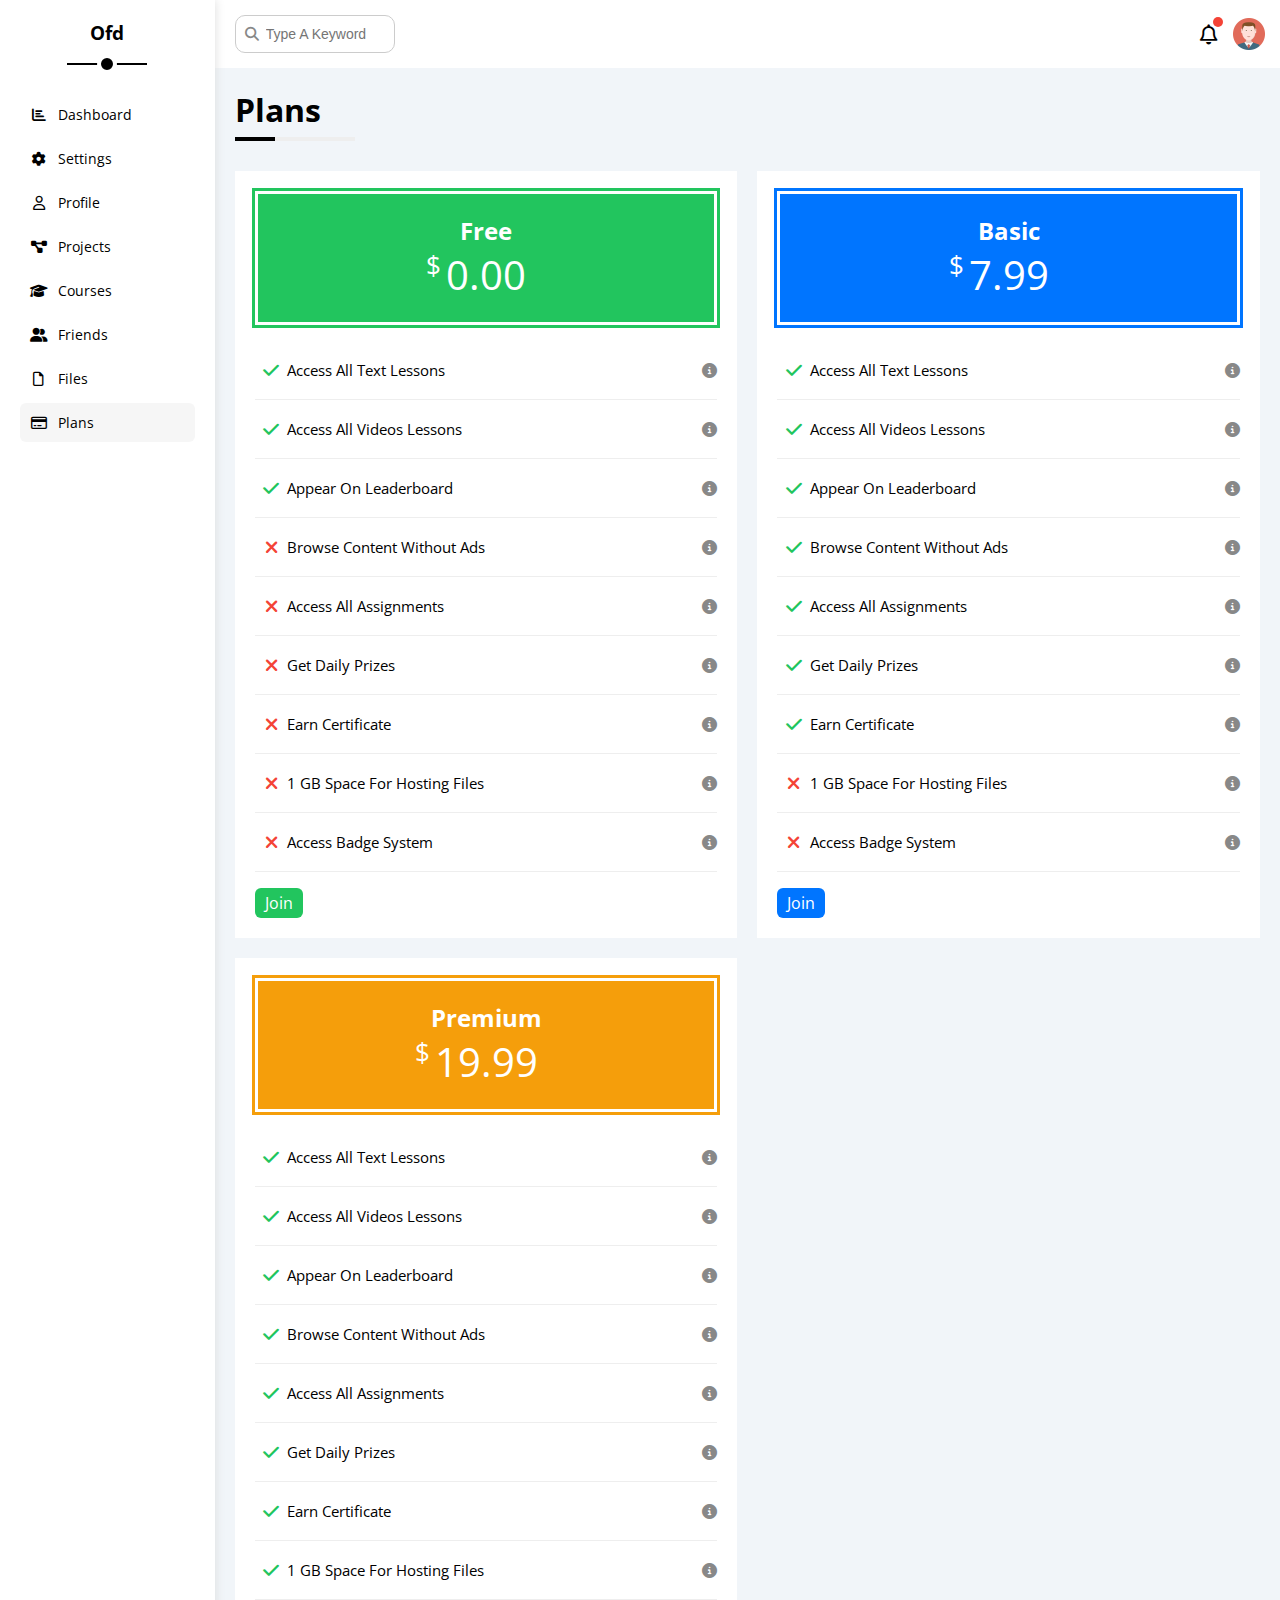
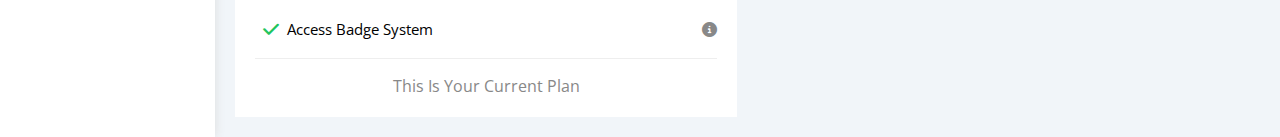
<file: plans.html>
<!DOCTYPE html>
<html lang="en">

<head>
    <meta charset="UTF-8">
    <meta http-equiv="X-UA-Compatible" content="IE=edge">
    <meta name="viewport" content="width=device-width, initial-scale=1.0">
    <link rel="stylesheet" href="css/all.min.css">
    <link rel="stylesheet" href="css/framework.css">
    <link rel="stylesheet" href="css/main.css">
    <!-- <link rel="stylesheet" href="css/normalize.css"> -->
    <link rel="preconnect" href="https://fonts.googleapis.com">
    <link rel="preconnect" href="https://fonts.gstatic.com" crossorigin>
    <link href="https://fonts.googleapis.com/css2?family=Open+Sans:wght@300;400;500;600;700;800&display=swap"
        rel="stylesheet">
    <title>Plans</title>
</head>

<body>
    <div class="page d-flex">
        <div class="sidebar bg-white p-20 p-relative">
            <h3 class="p-relative txt-c mt-0">Ofd</h3>
            <ul>
                <li>
                    <a class="d-flex align-center fs-14 c-black rad-6 p-10" href="index.html">
                        <i class="fa-solid fa-chart-bar fa-fw"></i>
                        <span>Dashboard</span>
                    </a>
                </li>
                <li>
                    <a class="d-flex align-center fs-14 c-black rad-6 p-10" href="settings.html">
                        <i class="fa-solid fa-gear fa-fw"></i>
                        <span>Settings</span>
                    </a>
                </li>
                <li>
                    <a class="d-flex align-center fs-14 c-black rad-6 p-10" href="profile.html">
                        <i class="fa-regular fa-user fa-fw"></i>
                        <span>Profile</span>
                    </a>
                </li>
                <li>
                    <a class="d-flex align-center fs-14 c-black rad-6 p-10" href="projects.html">
                        <i class="fa-solid fa-diagram-project fa-fw"></i>
                        <span>Projects</span>
                    </a>
                </li>
                <li>
                    <a class="d-flex align-center fs-14 c-black rad-6 p-10" href="courses.html">
                        <i class="fa-solid fa-graduation-cap fa-fe"></i>
                        <span>Courses</span>
                    </a>
                </li>
                <li>
                    <a class="d-flex align-center fs-14 c-black rad-6 p-10" href="friends.html">
                        <i class="fa-solid fa-user-group fa-fw"></i>
                        <span>Friends</span>
                    </a>
                </li>
                <li>
                    <a class="d-flex align-center fs-14 c-black rad-6 p-10" href="files.html">
                        <i class="fa-regular fa-file fa-fw"></i>
                        <span>Files</span>
                    </a>
                </li>
                <li>
                    <a class="active d-flex align-center fs-14 c-black rad-6 p-10" href="plans.html">
                        <i class="fa-regular fa-credit-card fa-fw"></i>
                        <span>Plans</span>
                    </a>
                </li>
            </ul>
        </div>
        <div class="content w-full">
            <!-- head start -->
            <div class="head bg-white p-15 between-flex">
                <div class="search p-relative">
                    <input class="p-10" type="search" placeholder="Type A Keyword">
                </div>
                <div class="icons d-flex align-center">
                    <span class="notification p-relative">
                        <i class="fa-regular fa-bell fa-lg"></i>
                    </span>
                    <img src="images/avatar.png" alt="">
                </div>
            </div>
            <!-- head end -->
            <h1 class="p-relative">Plans</h1>
            <div class="plans-page d-grid m-20 gap-20">
                <!-- ! plan start  -->
                <div class="plan green bg-white p-20">
                    <div class="head bg-green txt-c p-20">
                        <h2 class="m-0 c-white">Free</h2>
                        <div class="price c-white"><span>$</span>0.00</div>
                    </div>
                    <ul>

                        <li>
                            <i class="fa-solid fa-check fa-fw yes"></i>
                            <span>Access All Text Lessons</span>
                            <i class="fa-solid fa-circle-info help"></i>
                        </li>
                        <li>
                            <i class="fa-solid fa-check fa-fw yes"></i>
                            <span>Access All Videos Lessons</span>
                            <i class="fa-solid fa-circle-info help"></i>
                        </li>
                        <li>
                            <i class="fa-solid fa-check fa-fw yes"></i>
                            <span>Appear On Leaderboard</span>
                            <i class="fa-solid fa-circle-info help"></i>
                        </li>
                        <li>
                            <i class="fa-solid fa-xmark fa-fw"></i>
                            <span>Browse Content Without Ads</span>
                            <i class="fa-solid fa-circle-info help"></i>
                        </li>
                        <li>
                            <i class="fa-solid fa-xmark fa-fw"></i>
                            <span>Access All Assignments</span>
                            <i class="fa-solid fa-circle-info help"></i>
                        </li>
                        <li>
                            <i class="fa-solid fa-xmark fa-fw"></i>
                            <span>Get Daily Prizes</span>
                            <i class="fa-solid fa-circle-info help"></i>
                        </li>
                        <li>
                            <i class="fa-solid fa-xmark fa-fw"></i>
                            <span>Earn Certificate</span>
                            <i class="fa-solid fa-circle-info help"></i>
                        </li>
                        <li>
                            <i class="fa-solid fa-xmark fa-fw"></i>
                            <span>1 GB Space For Hosting Files</span>
                            <i class="fa-solid fa-circle-info help"></i>
                        </li>
                        <li>
                            <i class="fa-solid fa-xmark fa-fw"></i>
                            <span>Access Badge System</span>
                            <i class="fa-solid fa-circle-info help"></i>
                        </li>
                    </ul>
                    <a href="#" class="btn-shape bg-green c-white d-block w-fit">Join</a>
                </div>
                <!-- ! plan end  -->
                <!-- ! Plan start -->
                <div class="plan blue bg-white p-20">
                    <div class="head bg-blue txt-c p-20">
                        <h2 class="m-0 c-white">Basic</h2>
                        <div class="price c-white"><span>$</span>7.99</div>
                    </div>
                    <ul class="list-none p-0">
                        <li>
                            <i class="fa-solid fa-check fa-fw yes"></i>
                            <span>Access All Text Lessons</span>
                            <i class="fa-solid fa-circle-info help"></i>
                        </li>
                        <li>
                            <i class="fa-solid fa-check fa-fw yes"></i>
                            <span>Access All Videos Lessons</span>
                            <i class="fa-solid fa-circle-info help"></i>
                        </li>
                        <li>
                            <i class="fa-solid fa-check fa-fw yes"></i>
                            <span>Appear On Leaderboard</span>
                            <i class="fa-solid fa-circle-info help"></i>
                        </li>
                        <li>
                            <i class="fa-solid fa-check fa-fw yes"></i>
                            <span>Browse Content Without Ads</span>
                            <i class="fa-solid fa-circle-info help"></i>
                        </li>
                        <li>
                            <i class="fa-solid fa-check fa-fw yes"></i>
                            <span>Access All Assignments</span>
                            <i class="fa-solid fa-circle-info help"></i>
                        </li>
                        <li>
                            <i class="fa-solid fa-check fa-fw yes"></i>
                            <span>Get Daily Prizes</span>
                            <i class="fa-solid fa-circle-info help"></i>
                        </li>
                        <li>
                            <i class="fa-solid fa-check fa-fw yes"></i>
                            <span>Earn Certificate</span>
                            <i class="fa-solid fa-circle-info help"></i>
                        </li>
                        <li>
                            <i class="fa-solid fa-xmark fa-fw"></i>
                            <span>1 GB Space For Hosting Files</span>
                            <i class="fa-solid fa-circle-info help"></i>
                        </li>
                        <li>
                            <i class="fa-solid fa-xmark fa-fw"></i>
                            <span>Access Badge System</span>
                            <i class="fa-solid fa-circle-info help"></i>
                        </li>
                    </ul>
                    <a href="#" class="btn-shape bg-blue c-white d-block w-fit">Join</a>
                </div>
                <!--! plan end -->
                <!-- ! plan start  -->
                <div class="plan orange bg-white p-20">
                    <div class="head bg-orange txt-c p-20">
                        <h2 class="m-0 c-white">Premium</h2>
                        <div class="price c-white"><span>$</span>19.99</div>
                    </div>
                    <ul class="list-none p-0">
                        <li>
                            <i class="fa-solid fa-check fa-fw yes"></i>
                            <span>Access All Text Lessons</span>
                            <i class="fa-solid fa-circle-info help"></i>
                        </li>
                        <li>
                            <i class="fa-solid fa-check fa-fw yes"></i>
                            <span>Access All Videos Lessons</span>
                            <i class="fa-solid fa-circle-info help"></i>
                        </li>
                        <li>
                            <i class="fa-solid fa-check fa-fw yes"></i>
                            <span>Appear On Leaderboard</span>
                            <i class="fa-solid fa-circle-info help"></i>
                        </li>
                        <li>
                            <i class="fa-solid fa-check fa-fw yes"></i>
                            <span>Browse Content Without Ads</span>
                            <i class="fa-solid fa-circle-info help"></i>
                        </li>
                        <li>
                            <i class="fa-solid fa-check fa-fw yes"></i>
                            <span>Access All Assignments</span>
                            <i class="fa-solid fa-circle-info help"></i>
                        </li>
                        <li>
                            <i class="fa-solid fa-check fa-fw yes"></i>
                            <span>Get Daily Prizes</span>
                            <i class="fa-solid fa-circle-info help"></i>
                        </li>
                        <li>
                            <i class="fa-solid fa-check fa-fw yes"></i>
                            <span>Earn Certificate</span>
                            <i class="fa-solid fa-circle-info help"></i>
                        </li>
                        <li>
                            <i class="fa-solid fa-check fa-fw yes"></i>
                            <span>1 GB Space For Hosting Files</span>
                            <i class="fa-solid fa-circle-info help"></i>
                        </li>
                        <li>
                            <i class="fa-solid fa-check fa-fw yes"></i>
                            <span>Access Badge System</span>
                            <i class="fa-solid fa-circle-info help"></i>
                        </li>
                    </ul>
                    <p class="c-grey m-0 txt-c">This Is Your Current Plan</p>
                </div>
                <!-- ! plan end  -->
            </div>
        </div>
    </div>
</body>

</html>
</file>
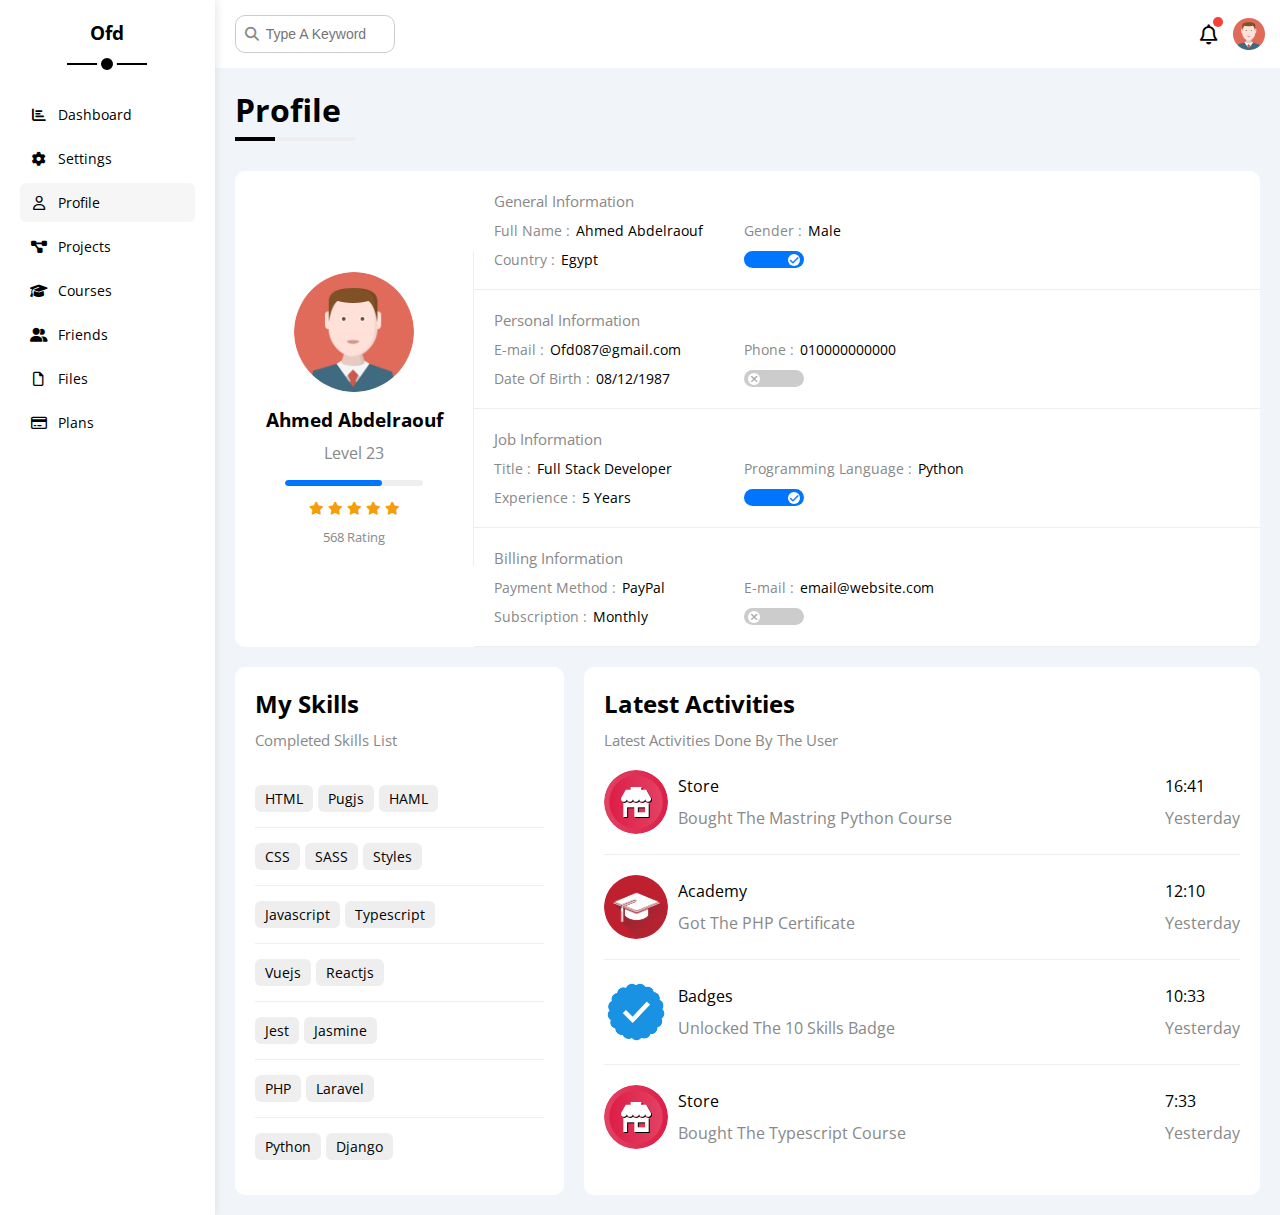
<file: profile.html>
<!DOCTYPE html>
<html lang="en">

<head>
    <meta charset="UTF-8">
    <meta http-equiv="X-UA-Compatible" content="IE=edge">
    <meta name="viewport" content="width=device-width, initial-scale=1.0">
    <link rel="stylesheet" href="css/all.min.css">
    <link rel="stylesheet" href="css/framework.css">
    <link rel="stylesheet" href="css/main.css">
    <!-- <link rel="stylesheet" href="css/normalize.css"> -->
    <link rel="preconnect" href="https://fonts.googleapis.com">
    <link rel="preconnect" href="https://fonts.gstatic.com" crossorigin>
    <link href="https://fonts.googleapis.com/css2?family=Open+Sans:wght@300;400;500;600;700;800&display=swap"
        rel="stylesheet">
    <title>Profile</title>
</head>

<body>
    <div class="page d-flex">
        <div class="sidebar bg-white p-20 p-relative">
            <h3 class="p-relative txt-c mt-0">Ofd</h3>
            <ul>
                <li>
                    <a class="d-flex align-center fs-14 c-black rad-6 p-10" href="index.html">
                        <i class="fa-solid fa-chart-bar fa-fw"></i>
                        <span>Dashboard</span>
                    </a>
                </li>
                <li>
                    <a class="d-flex align-center fs-14 c-black rad-6 p-10" href="settings.html">
                        <i class="fa-solid fa-gear fa-fw"></i>
                        <span>Settings</span>
                    </a>
                </li>
                <li>
                    <a class="active d-flex align-center fs-14 c-black rad-6 p-10" href="profile.html">
                        <i class="fa-regular fa-user fa-fw"></i>
                        <span>Profile</span>
                    </a>
                </li>
                <li>
                    <a class="d-flex align-center fs-14 c-black rad-6 p-10" href="projects.html">
                        <i class="fa-solid fa-diagram-project fa-fw"></i>
                        <span>Projects</span>
                    </a>
                </li>
                <li>
                    <a class="d-flex align-center fs-14 c-black rad-6 p-10" href="courses.html">
                        <i class="fa-solid fa-graduation-cap fa-fe"></i>
                        <span>Courses</span>
                    </a>
                </li>
                <li>
                    <a class="d-flex align-center fs-14 c-black rad-6 p-10" href="friends.html">
                        <i class="fa-solid fa-user-group fa-fw"></i>
                        <span>Friends</span>
                    </a>
                </li>
                <li>
                    <a class="d-flex align-center fs-14 c-black rad-6 p-10" href="files.html">
                        <i class="fa-regular fa-file fa-fw"></i>
                        <span>Files</span>
                    </a>
                </li>
                <li>
                    <a class="d-flex align-center fs-14 c-black rad-6 p-10" href="plans.html">
                        <i class="fa-regular fa-credit-card fa-fw"></i>
                        <span>Plans</span>
                    </a>
                </li>
            </ul>
        </div>
        <div class="content w-full">
            <!-- head start -->
            <div class="head bg-white p-15 between-flex">
                <div class="search p-relative">
                    <input class="p-10" type="search" placeholder="Type A Keyword">
                </div>
                <div class="icons d-flex align-center">
                    <span class="notification p-relative">
                        <i class="fa-regular fa-bell fa-lg"></i>
                    </span>
                    <img src="images/avatar.png" alt="">
                </div>
            </div>
            <!-- head end -->
            <h1 class="p-relative">Profile</h1>
            <div class="profile-page m-20">
                <!-- overview start  -->
                <div class="overview bg-white rad-10 d-flex align-center">
                    <!-- ! avatar box start -->
                    <div class="avatar-box txt-c p-20">
                        <img class="rad-half mb-10" src="images/avatar.png" alt="">
                        <h3 class="m-0">Ahmed Abdelraouf</h3>
                        <p class="c-grey mt-10">Level 23</p>
                        <div class="level rad-6 bg-eee p-relative">
                            <span style="width: 70%"></span>
                        </div>
                        <div class="rating mt-10 mb-10">
                            <i class="fa-solid fa-star c-orange fs-13"></i>
                            <i class="fa-solid fa-star c-orange fs-13"></i>
                            <i class="fa-solid fa-star c-orange fs-13"></i>
                            <i class="fa-solid fa-star c-orange fs-13"></i>
                            <i class="fa-solid fa-star c-orange fs-13"></i>
                        </div>
                        <p class="m-0 c-grey fs-13">568 Rating</p>
                    </div>
                    <!-- ! avatar box end  -->
                    <!-- ! info box start  -->
                    <div class="info-box w-full txt-c-mobile">
                        <!-- ! info row -->
                        <div class="box p-20 d-flex align-center f-wrap">
                            <h4 class="c-grey fs-15 m-0 w-full fw-normal">General Information</h4>
                            <div class="fs-14">
                                <span class="c-grey">Full Name :</span>
                                <span>Ahmed Abdelraouf</span>
                            </div>
                            <div class="fs-14">
                                <span class="c-grey">Gender :</span>
                                <span>Male</span>
                            </div>
                            <div class="fs-14">
                                <span class="c-grey">Country :</span>
                                <span>Egypt</span>
                            </div>
                            <div class="fs-14">
                                <label>
                                    <input class="toggle-checkbox" type="checkbox" checked>
                                    <div class="toggle-switch"></div>
                                </label>
                            </div>
                        </div>
                        <!-- ! info row -->
                        <!-- ! info row -->
                        <div class="box p-20 d-flex align-center f-wrap">
                            <h4 class="c-grey fs-15 m-0 w-full fw-normal">Personal Information</h4>
                            <div class="fs-14">
                                <span class="c-grey">E-mail :</span>
                                <span>Ofd087@gmail.com</span>
                            </div>
                            <div class="fs-14">
                                <span class="c-grey">Phone :</span>
                                <span>010000000000</span>
                            </div>
                            <div class="fs-14">
                                <span class="c-grey">Date Of Birth :</span>
                                <span>08/12/1987</span>
                            </div>
                            <div class="fs-14">
                                <label>
                                    <input class="toggle-checkbox" type="checkbox">
                                    <div class="toggle-switch"></div>
                                </label>
                            </div>
                        </div>
                        <!-- ! info row -->
                        <!-- ! info row -->
                        <div class="box p-20 d-flex align-center f-wrap">
                            <h4 class="c-grey fs-15 m-0 w-full fw-normal">Job Information</h4>
                            <div class="fs-14">
                                <span class="c-grey">Title :</span>
                                <span>Full Stack Developer</span>
                            </div>
                            <div class="fs-14">
                                <span class="c-grey">Programming Language :</span>
                                <span>Python</span>
                            </div>
                            <div class="fs-14">
                                <span class="c-grey">Experience :</span>
                                <span>5 Years</span>
                            </div>
                            <div class="fs-14">
                                <label>
                                    <input class="toggle-checkbox" type="checkbox" checked>
                                    <div class="toggle-switch"></div>
                                </label>
                            </div>
                        </div>
                        <!-- ! info row -->
                        <!-- ! info row -->
                        <div class="box p-20 d-flex align-center f-wrap">
                            <h4 class="c-grey fs-15 m-0 w-full fw-normal">Billing Information</h4>
                            <div class="fs-14">
                                <span class="c-grey">Payment Method :</span>
                                <span>PayPal</span>
                            </div>
                            <div class="fs-14">
                                <span class="c-grey">E-mail :</span>
                                <span>email@website.com</span>
                            </div>
                            <div class="fs-14">
                                <span class="c-grey">Subscription :</span>
                                <span>Monthly</span>
                            </div>
                            <div class="fs-14">
                                <label>
                                    <input class="toggle-checkbox" type="checkbox">
                                    <div class="toggle-switch"></div>
                                </label>
                            </div>
                        </div>
                        <!-- ! info row -->
                    </div>
                    <!-- ! info box end  -->
                </div>
                <!-- overview end  -->
                <!-- other data start  -->
                <div class="other-data d-flex gap-20">
                    <div class="skills-card p-20 bg-white rad-10 mt-20">
                        <h2 class="mt-0 mb-10">My Skills</h2>
                        <p class="mt-0 mb-20 c-grey fs-15">Completed Skills List</p>
                        <ul class="m-0 txt-c-mobile">
                            <li><span>HTML</span><span>Pugjs</span><span>HAML</span></li>
                            <li><span>CSS</span><span>SASS</span><span>Styles</span></li>
                            <li><span>Javascript</span><span>Typescript</span></li>
                            <li><span>Vuejs</span><span>Reactjs</span></li>
                            <li><span>Jest</span><span>Jasmine</span></li>
                            <li><span>PHP</span><span>Laravel</span></li>
                            <li><span>Python</span><span>Django</span></li>
                        </ul>
                    </div>
                    <div class="activities p-20 bg-white rad-10 mt-20">
                        <h2 class="mt-0 mb-10">Latest Activities</h2>
                        <p class="mt-0 mb-20 c-grey fs-15">Latest Activities Done By The User</p>
                        <!-- ! activity start  -->
                        <div class="activity d-flex align-center txt-c-mobile">
                            <img src="images/activity-01.png" alt="">
                            <div class="info">
                                <span class="d-block mb-10">Store</span>
                                <span class="c-grey">Bought The Mastring Python Course</span>
                            </div>
                            <div class="date">
                                <span class="d-block mb-10">16:41</span>
                                <span class="c-grey">Yesterday</span>
                            </div>
                        </div>
                        <!-- ! activity end  -->
                        <!-- ! activity start  -->
                        <div class="activity d-flex align-center txt-c-mobile">
                            <img src="images/activity-02.png" alt="">
                            <div class="info">
                                <span class="d-block mb-10">Academy</span>
                                <span class="c-grey">Got The PHP Certificate</span>
                            </div>
                            <div class="date">
                                <span class="d-block mb-10">12:10</span>
                                <span class="c-grey">Yesterday</span>
                            </div>
                        </div>
                        <!-- ! activity end  -->
                        <!-- ! activity start  -->
                        <div class="activity d-flex align-center txt-c-mobile">
                            <img src="images/activity-03.png" alt="">
                            <div class="info">
                                <span class="d-block mb-10">Badges</span>
                                <span class="c-grey">Unlocked The 10 Skills Badge</span>
                            </div>
                            <div class="date">
                                <span class="d-block mb-10">10:33</span>
                                <span class="c-grey">Yesterday</span>
                            </div>
                        </div>
                        <!-- ! activity end  -->
                        <!-- ! activity start  -->
                        <div class="activity d-flex align-center txt-c-mobile">
                            <img src="images/activity-01.png" alt="">
                            <div class="info">
                                <span class="d-block mb-10">Store</span>
                                <span class="c-grey">Bought The Typescript Course</span>
                            </div>
                            <div class="date">
                                <span class="d-block mb-10">7:33</span>
                                <span class="c-grey">Yesterday</span>
                            </div>
                        </div>
                        <!-- ! activity end  -->
                    </div>
                </div>
                <!-- other data end  -->
            </div>
        </div>
    </div>
</body>

</html>
</file>
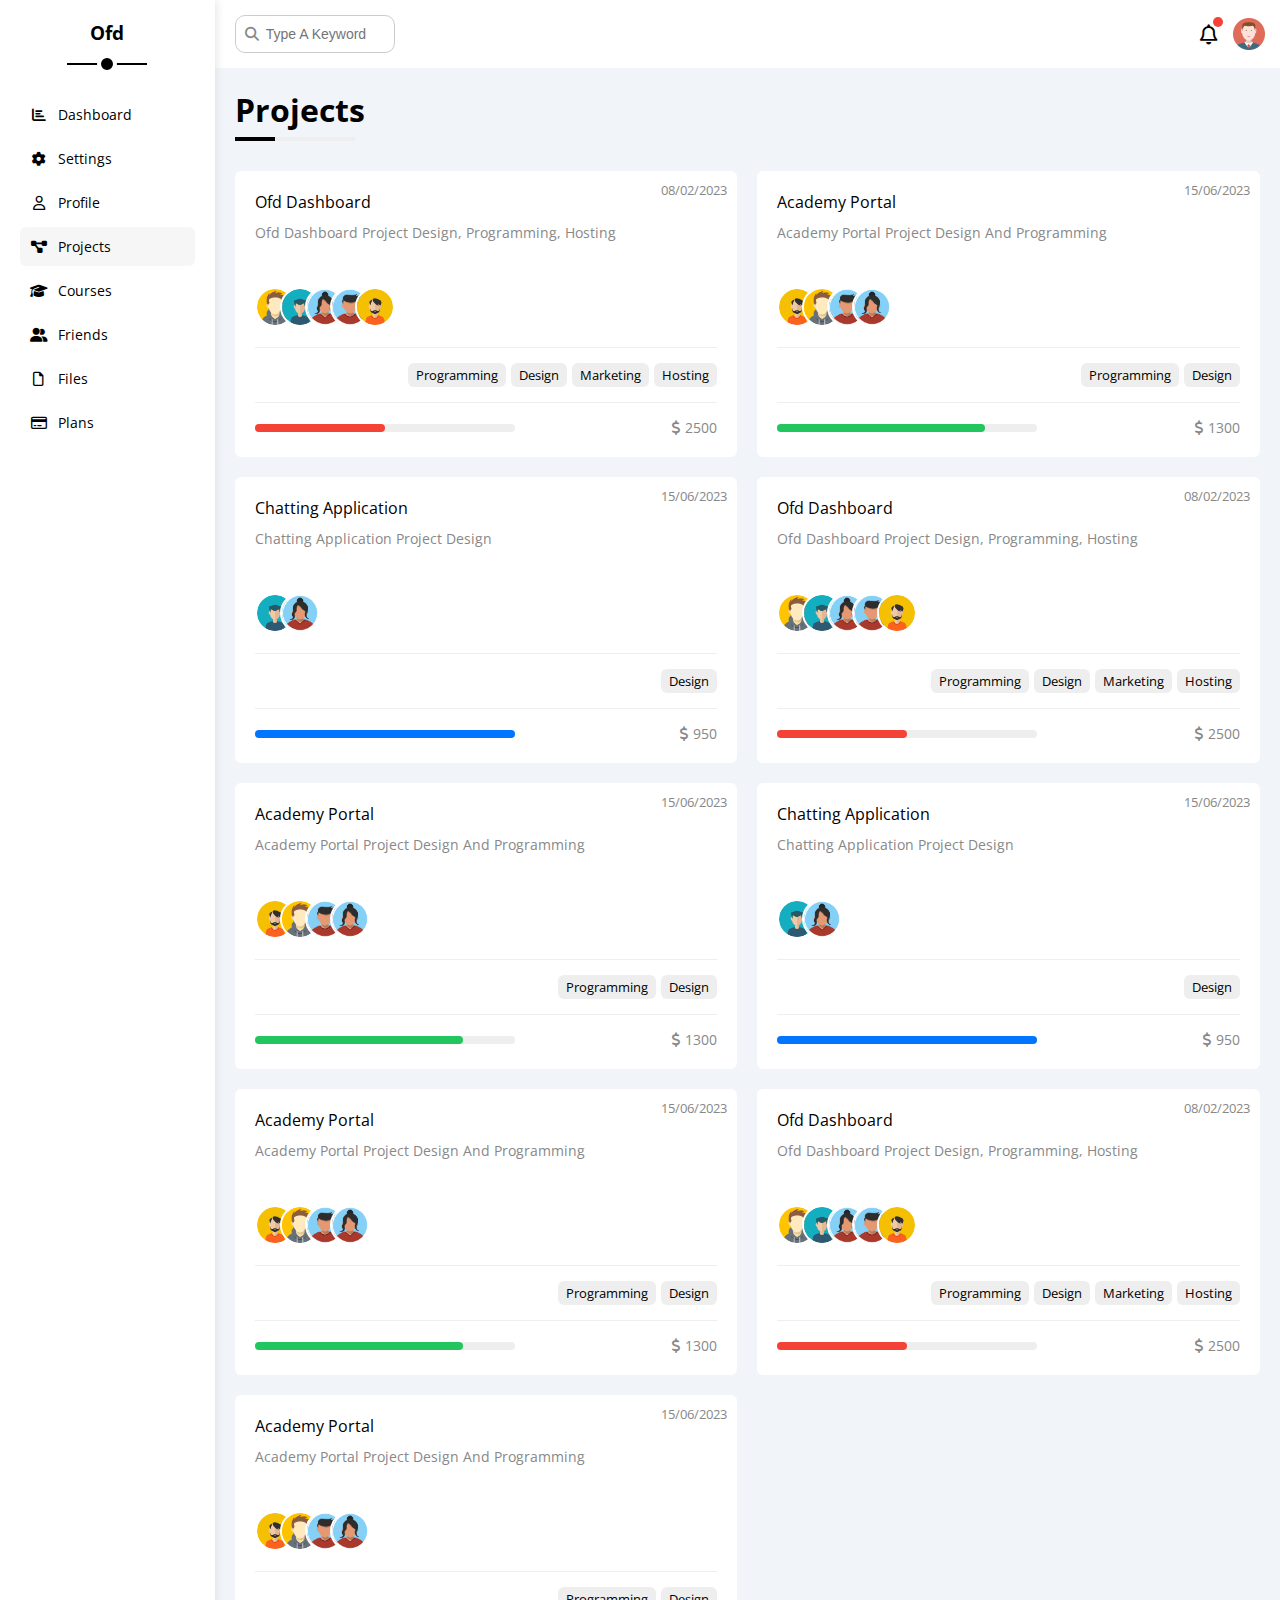
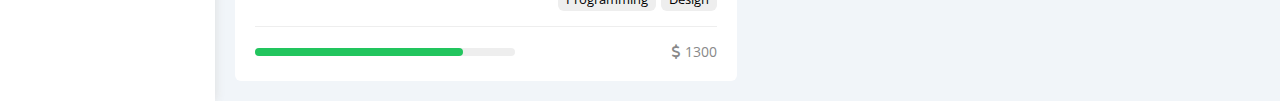
<file: projects.html>
<!DOCTYPE html>
<html lang="en">

<head>
    <meta charset="UTF-8">
    <meta http-equiv="X-UA-Compatible" content="IE=edge">
    <meta name="viewport" content="width=device-width, initial-scale=1.0">
    <link rel="stylesheet" href="css/all.min.css">
    <link rel="stylesheet" href="css/framework.css">
    <link rel="stylesheet" href="css/main.css">
    <!-- <link rel="stylesheet" href="css/normalize.css"> -->
    <link rel="preconnect" href="https://fonts.googleapis.com">
    <link rel="preconnect" href="https://fonts.gstatic.com" crossorigin>
    <link href="https://fonts.googleapis.com/css2?family=Open+Sans:wght@300;400;500;600;700;800&display=swap"
        rel="stylesheet">
    <title>Projects</title>
</head>

<body>
    <div class="page d-flex">
        <div class="sidebar bg-white p-20 p-relative">
            <h3 class="p-relative txt-c mt-0">Ofd</h3>
            <ul>
                <li>
                    <a class="d-flex align-center fs-14 c-black rad-6 p-10" href="index.html">
                        <i class="fa-solid fa-chart-bar fa-fw"></i>
                        <span>Dashboard</span>
                    </a>
                </li>
                <li>
                    <a class="d-flex align-center fs-14 c-black rad-6 p-10" href="settings.html">
                        <i class="fa-solid fa-gear fa-fw"></i>
                        <span>Settings</span>
                    </a>
                </li>
                <li>
                    <a class="d-flex align-center fs-14 c-black rad-6 p-10" href="profile.html">
                        <i class="fa-regular fa-user fa-fw"></i>
                        <span>Profile</span>
                    </a>
                </li>
                <li>
                    <a class="active d-flex align-center fs-14 c-black rad-6 p-10" href="projects.html">
                        <i class="fa-solid fa-diagram-project fa-fw"></i>
                        <span>Projects</span>
                    </a>
                </li>
                <li>
                    <a class="d-flex align-center fs-14 c-black rad-6 p-10" href="courses.html">
                        <i class="fa-solid fa-graduation-cap fa-fe"></i>
                        <span>Courses</span>
                    </a>
                </li>
                <li>
                    <a class="d-flex align-center fs-14 c-black rad-6 p-10" href="friends.html">
                        <i class="fa-solid fa-user-group fa-fw"></i>
                        <span>Friends</span>
                    </a>
                </li>
                <li>
                    <a class="d-flex align-center fs-14 c-black rad-6 p-10" href="files.html">
                        <i class="fa-regular fa-file fa-fw"></i>
                        <span>Files</span>
                    </a>
                </li>
                <li>
                    <a class="d-flex align-center fs-14 c-black rad-6 p-10" href="plans.html">
                        <i class="fa-regular fa-credit-card fa-fw"></i>
                        <span>Plans</span>
                    </a>
                </li>
            </ul>
        </div>
        <div class="content w-full">
            <!-- head start -->
            <div class="head bg-white p-15 between-flex">
                <div class="search p-relative">
                    <input class="p-10" type="search" placeholder="Type A Keyword">
                </div>
                <div class="icons d-flex align-center">
                    <span class="notification p-relative">
                        <i class="fa-regular fa-bell fa-lg"></i>
                    </span>
                    <img src="images/avatar.png" alt="">
                </div>
            </div>
            <!-- head end -->
            <h1 class="p-relative">Projects</h1>
            <!-- projects start  -->
            <div class="projects-page d-grid m-20 gap-20">
                <!-- ! project start  -->
                <div class="project bg-white p-20 rad-6 p-relative">
                    <span class="date fs-13 c-grey">08/02/2023</span>
                    <h4 class="m-0 fw-normal">Ofd Dashboard</h4>
                    <p class="c-grey mt-10 mb-10 fs-14">Ofd Dashboard Project Design, Programming, Hosting</p>
                    <div class="team">
                        <a href="#"><img src="images/team-01.jpg" alt=""></a>
                        <a href="#"><img src="images/team-02.png" alt=""></a>
                        <a href="#"><img src="images/team-03.png" alt=""></a>
                        <a href="#"><img src="images/team-04.png" alt=""></a>
                        <a href="#"><img src="images/team-05.png" alt=""></a>
                    </div>
                    <div class="do d-flex">
                        <span class="fs-13 bg-eee btn-shape">Programming</span>
                        <span class="fs-13 bg-eee btn-shape">Design</span>
                        <span class="fs-13 bg-eee btn-shape">Marketing</span>
                        <span class="fs-13 bg-eee btn-shape">Hosting</span>
                    </div>
                    <div class="info between-flex">
                        <div class="prog bg-eee">
                            <span class="bg-red" style="width: 50%"></span>
                        </div>
                        <div class="fs-14 c-grey">
                            <i class="fa-solid fa-dollar-sign"></i>
                            2500
                        </div>
                    </div>
                </div>
                <!-- ! project end  -->
                <!-- ! project start  -->
                <div class="project bg-white p-20 rad-6 p-relative">
                    <span class="date fs-13 c-grey">15/06/2023</span>
                    <h4 class="m-0 fw-normal">Academy Portal</h4>
                    <p class="c-grey mt-10 mb-10 fs-14">Academy Portal Project Design And Programming</p>
                    <div class="team">
                        <a href="#"><img src="images/team-05.png" alt=""></a>
                        <a href="#"><img src="images/team-01.jpg" alt=""></a>
                        <a href="#"><img src="images/team-04.png" alt=""></a>
                        <a href="#"><img src="images/team-03.png" alt=""></a>
                    </div>
                    <div class="do d-flex">
                        <span class="fs-13 bg-eee btn-shape">Programming</span>
                        <span class="fs-13 bg-eee btn-shape">Design</span>
                    </div>
                    <div class="info between-flex">
                        <div class="prog bg-eee">
                            <span class="bg-green" style="width: 80%"></span>
                        </div>
                        <div class="fs-14 c-grey">
                            <i class="fa-solid fa-dollar-sign"></i>
                            1300
                        </div>
                    </div>
                </div>
                <!-- ! project end  -->
                <!-- ! project start  -->
                <div class="project bg-white p-20 rad-6 p-relative">
                    <span class="date fs-13 c-grey">15/06/2023</span>
                    <h4 class="m-0 fw-normal">Chatting Application</h4>
                    <p class="c-grey mt-10 mb-10 fs-14">Chatting Application Project Design</p>
                    <div class="team">
                        <a href="#"><img src="images/team-02.png" alt=""></a>
                        <a href="#"><img src="images/team-03.png" alt=""></a>
                    </div>
                    <div class="do d-flex">
                        <span class="fs-13 bg-eee btn-shape">Design</span>
                    </div>
                    <div class="info between-flex">
                        <div class="prog bg-eee">
                            <span class="bg-blue" style="width: 100%"></span>
                        </div>
                        <div class="fs-14 c-grey">
                            <i class="fa-solid fa-dollar-sign"></i>
                            950
                        </div>
                    </div>
                </div>
                <!-- ! project end  -->
                <!-- ! project start  -->
                <div class="project bg-white p-20 rad-6 p-relative">
                    <span class="date fs-13 c-grey">08/02/2023</span>
                    <h4 class="m-0 fw-normal">Ofd Dashboard</h4>
                    <p class="c-grey mt-10 mb-10 fs-14">Ofd Dashboard Project Design, Programming, Hosting</p>
                    <div class="team">
                        <a href="#"><img src="images/team-01.jpg" alt=""></a>
                        <a href="#"><img src="images/team-02.png" alt=""></a>
                        <a href="#"><img src="images/team-03.png" alt=""></a>
                        <a href="#"><img src="images/team-04.png" alt=""></a>
                        <a href="#"><img src="images/team-05.png" alt=""></a>
                    </div>
                    <div class="do d-flex">
                        <span class="fs-13 bg-eee btn-shape">Programming</span>
                        <span class="fs-13 bg-eee btn-shape">Design</span>
                        <span class="fs-13 bg-eee btn-shape">Marketing</span>
                        <span class="fs-13 bg-eee btn-shape">Hosting</span>
                    </div>
                    <div class="info between-flex">
                        <div class="prog bg-eee">
                            <span class="bg-red" style="width: 50%"></span>
                        </div>
                        <div class="fs-14 c-grey">
                            <i class="fa-solid fa-dollar-sign"></i>
                            2500
                        </div>
                    </div>
                </div>
                <!-- ! project end  -->
                <!-- ! project start  -->
                <div class="project bg-white p-20 rad-6 p-relative">
                    <span class="date fs-13 c-grey">15/06/2023</span>
                    <h4 class="m-0 fw-normal">Academy Portal</h4>
                    <p class="c-grey mt-10 mb-10 fs-14">Academy Portal Project Design And Programming</p>
                    <div class="team">
                        <a href="#"><img src="images/team-05.png" alt=""></a>
                        <a href="#"><img src="images/team-01.jpg" alt=""></a>
                        <a href="#"><img src="images/team-04.png" alt=""></a>
                        <a href="#"><img src="images/team-03.png" alt=""></a>
                    </div>
                    <div class="do d-flex">
                        <span class="fs-13 bg-eee btn-shape">Programming</span>
                        <span class="fs-13 bg-eee btn-shape">Design</span>
                    </div>
                    <div class="info between-flex">
                        <div class="prog bg-eee">
                            <span class="bg-green" style="width: 80%"></span>
                        </div>
                        <div class="fs-14 c-grey">
                            <i class="fa-solid fa-dollar-sign"></i>
                            1300
                        </div>
                    </div>
                </div>
                <!-- ! project end  -->
                <!-- ! project start  -->
                <div class="project bg-white p-20 rad-6 p-relative">
                    <span class="date fs-13 c-grey">15/06/2023</span>
                    <h4 class="m-0 fw-normal">Chatting Application</h4>
                    <p class="c-grey mt-10 mb-10 fs-14">Chatting Application Project Design</p>
                    <div class="team">
                        <a href="#"><img src="images/team-02.png" alt=""></a>
                        <a href="#"><img src="images/team-03.png" alt=""></a>
                    </div>
                    <div class="do d-flex">
                        <span class="fs-13 bg-eee btn-shape">Design</span>
                    </div>
                    <div class="info between-flex">
                        <div class="prog bg-eee">
                            <span class="bg-blue" style="width: 100%"></span>
                        </div>
                        <div class="fs-14 c-grey">
                            <i class="fa-solid fa-dollar-sign"></i>
                            950
                        </div>
                    </div>
                </div>
                <!-- ! project end  -->
                <!-- ! project start  -->
                <div class="project bg-white p-20 rad-6 p-relative">
                    <span class="date fs-13 c-grey">15/06/2023</span>
                    <h4 class="m-0 fw-normal">Academy Portal</h4>
                    <p class="c-grey mt-10 mb-10 fs-14">Academy Portal Project Design And Programming</p>
                    <div class="team">
                        <a href="#"><img src="images/team-05.png" alt=""></a>
                        <a href="#"><img src="images/team-01.jpg" alt=""></a>
                        <a href="#"><img src="images/team-04.png" alt=""></a>
                        <a href="#"><img src="images/team-03.png" alt=""></a>
                    </div>
                    <div class="do d-flex">
                        <span class="fs-13 bg-eee btn-shape">Programming</span>
                        <span class="fs-13 bg-eee btn-shape">Design</span>
                    </div>
                    <div class="info between-flex">
                        <div class="prog bg-eee">
                            <span class="bg-green" style="width: 80%"></span>
                        </div>
                        <div class="fs-14 c-grey">
                            <i class="fa-solid fa-dollar-sign"></i>
                            1300
                        </div>
                    </div>
                </div>
                <!-- ! project end  -->
                <!-- ! project start  -->
                <div class="project bg-white p-20 rad-6 p-relative">
                    <span class="date fs-13 c-grey">08/02/2023</span>
                    <h4 class="m-0 fw-normal">Ofd Dashboard</h4>
                    <p class="c-grey mt-10 mb-10 fs-14">Ofd Dashboard Project Design, Programming, Hosting</p>
                    <div class="team">
                        <a href="#"><img src="images/team-01.jpg" alt=""></a>
                        <a href="#"><img src="images/team-02.png" alt=""></a>
                        <a href="#"><img src="images/team-03.png" alt=""></a>
                        <a href="#"><img src="images/team-04.png" alt=""></a>
                        <a href="#"><img src="images/team-05.png" alt=""></a>
                    </div>
                    <div class="do d-flex">
                        <span class="fs-13 bg-eee btn-shape">Programming</span>
                        <span class="fs-13 bg-eee btn-shape">Design</span>
                        <span class="fs-13 bg-eee btn-shape">Marketing</span>
                        <span class="fs-13 bg-eee btn-shape">Hosting</span>
                    </div>
                    <div class="info between-flex">
                        <div class="prog bg-eee">
                            <span class="bg-red" style="width: 50%"></span>
                        </div>
                        <div class="fs-14 c-grey">
                            <i class="fa-solid fa-dollar-sign"></i>
                            2500
                        </div>
                    </div>
                </div>
                <!-- ! project end  -->
                <!-- ! project start  -->
                <div class="project bg-white p-20 rad-6 p-relative">
                    <span class="date fs-13 c-grey">15/06/2023</span>
                    <h4 class="m-0 fw-normal">Academy Portal</h4>
                    <p class="c-grey mt-10 mb-10 fs-14">Academy Portal Project Design And Programming</p>
                    <div class="team">
                        <a href="#"><img src="images/team-05.png" alt=""></a>
                        <a href="#"><img src="images/team-01.jpg" alt=""></a>
                        <a href="#"><img src="images/team-04.png" alt=""></a>
                        <a href="#"><img src="images/team-03.png" alt=""></a>
                    </div>
                    <div class="do d-flex">
                        <span class="fs-13 bg-eee btn-shape">Programming</span>
                        <span class="fs-13 bg-eee btn-shape">Design</span>
                    </div>
                    <div class="info between-flex">
                        <div class="prog bg-eee">
                            <span class="bg-green" style="width: 80%"></span>
                        </div>
                        <div class="fs-14 c-grey">
                            <i class="fa-solid fa-dollar-sign"></i>
                            1300
                        </div>
                    </div>
                </div>
                <!-- ! project end  -->
            </div>
            <!-- projects end  -->
        </div>
    </div>
</body>

</html>
</file>
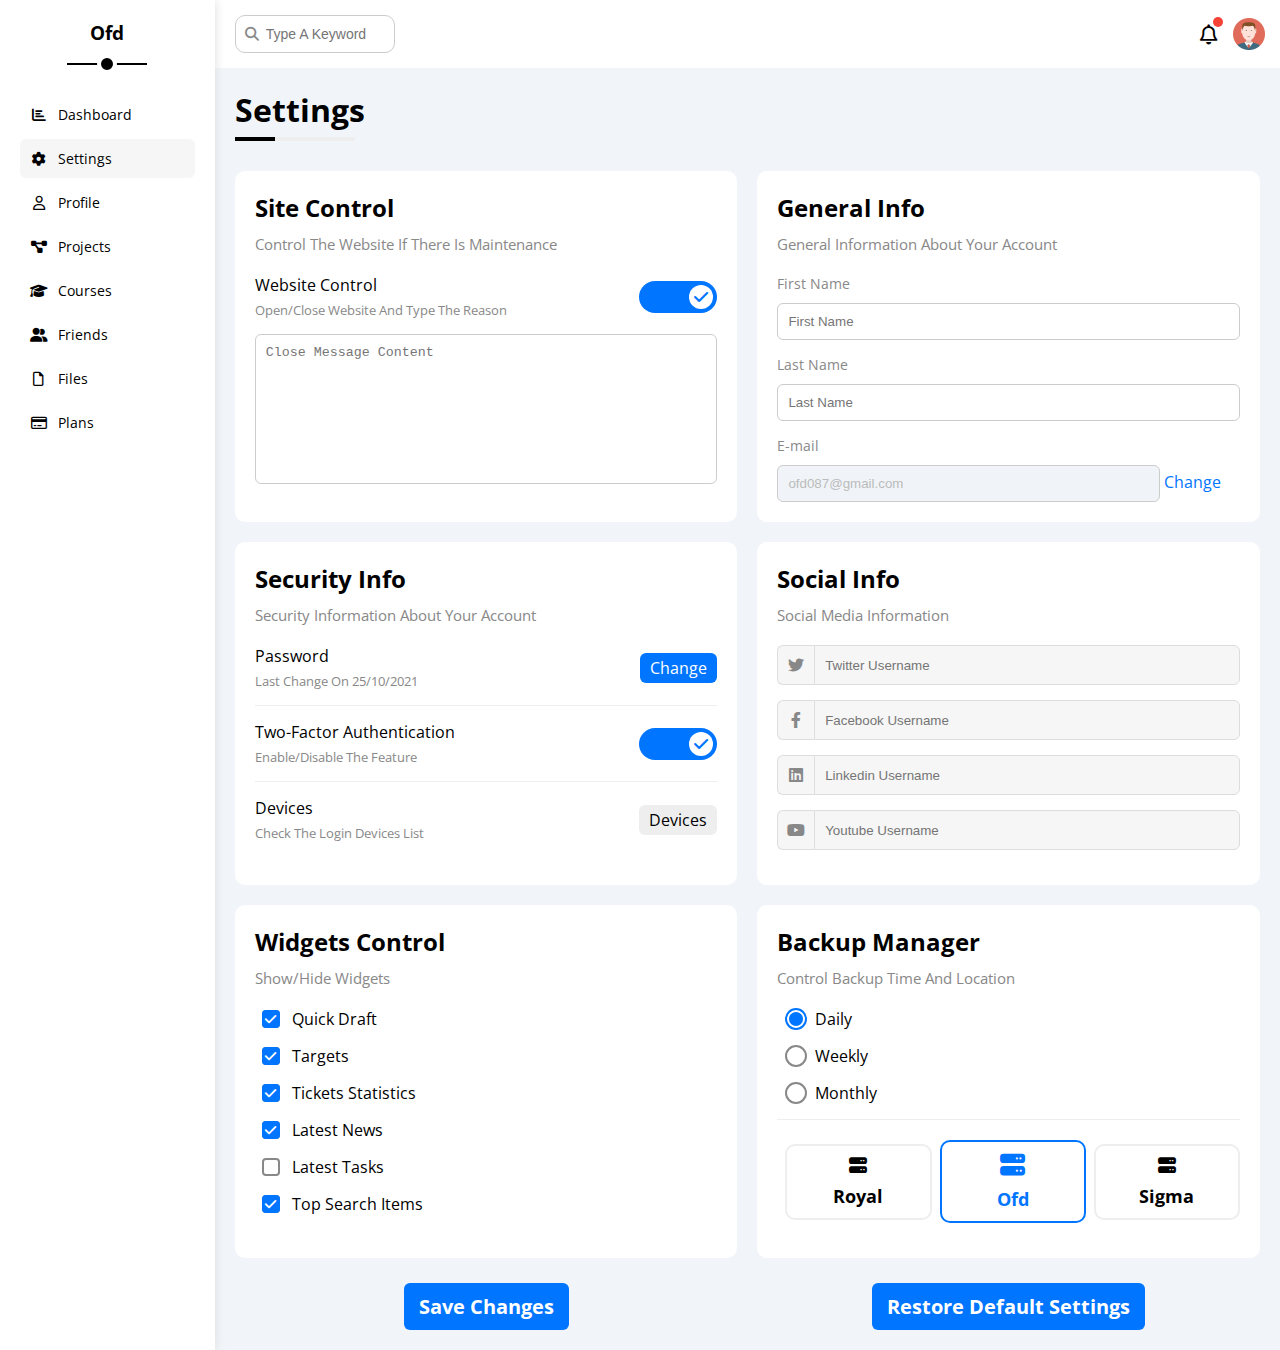
<file: settings.html>
<!DOCTYPE html>
<html lang="en">

<head>
    <meta charset="UTF-8">
    <meta http-equiv="X-UA-Compatible" content="IE=edge">
    <meta name="viewport" content="width=device-width, initial-scale=1.0">
    <link rel="stylesheet" href="css/all.min.css">
    <link rel="stylesheet" href="css/framework.css">
    <link rel="stylesheet" href="css/main.css">
    <!-- <link rel="stylesheet" href="css/normalize.css"> -->
    <link rel="preconnect" href="https://fonts.googleapis.com">
    <link rel="preconnect" href="https://fonts.gstatic.com" crossorigin>
    <link href="https://fonts.googleapis.com/css2?family=Open+Sans:wght@300;400;500;600;700;800&display=swap"
        rel="stylesheet">
    <title>Plans</title>
</head>

<body>
    <div class="page d-flex">
        <div class="sidebar bg-white p-20 p-relative">
            <h3 class="p-relative txt-c mt-0">Ofd</h3>
            <ul>
                <li>
                    <a class="d-flex align-center fs-14 c-black rad-6 p-10" href="index.html">
                        <i class="fa-solid fa-chart-bar fa-fw"></i>
                        <span>Dashboard</span>
                    </a>
                </li>
                <li>
                    <a class="active d-flex align-center fs-14 c-black rad-6 p-10" href="settings.html">
                        <i class="fa-solid fa-gear fa-fw"></i>
                        <span>Settings</span>
                    </a>
                </li>
                <li>
                    <a class="d-flex align-center fs-14 c-black rad-6 p-10" href="profile.html">
                        <i class="fa-regular fa-user fa-fw"></i>
                        <span>Profile</span>
                    </a>
                </li>
                <li>
                    <a class="d-flex align-center fs-14 c-black rad-6 p-10" href="projects.html">
                        <i class="fa-solid fa-diagram-project fa-fw"></i>
                        <span>Projects</span>
                    </a>
                </li>
                <li>
                    <a class="d-flex align-center fs-14 c-black rad-6 p-10" href="courses.html">
                        <i class="fa-solid fa-graduation-cap fa-fe"></i>
                        <span>Courses</span>
                    </a>
                </li>
                <li>
                    <a class="d-flex align-center fs-14 c-black rad-6 p-10" href="friends.html">
                        <i class="fa-solid fa-user-group fa-fw"></i>
                        <span>Friends</span>
                    </a>
                </li>
                <li>
                    <a class="d-flex align-center fs-14 c-black rad-6 p-10" href="files.html">
                        <i class="fa-regular fa-file fa-fw"></i>
                        <span>Files</span>
                    </a>
                </li>
                <li>
                    <a class="d-flex align-center fs-14 c-black rad-6 p-10" href="plans.html">
                        <i class="fa-regular fa-credit-card fa-fw"></i>
                        <span>Plans</span>
                    </a>
                </li>
            </ul>
        </div>
        <div class="content w-full">
            <!-- head start -->
            <div class="head bg-white p-15 between-flex">
                <div class="search p-relative">
                    <input class="p-10" type="search" placeholder="Type A Keyword">
                </div>
                <div class="icons d-flex align-center">
                    <span class="notification p-relative">
                        <i class="fa-regular fa-bell fa-lg"></i>
                    </span>
                    <img src="images/avatar.png" alt="">
                </div>
            </div>
            <!-- head end -->
            <h1 class="p-relative">Settings</h1>
            <div class="settings-page m-20 d-grid gap-20">
                <!-- ! control box start -->
                <div class="p-20 bg-white rad-10">
                    <h2 class="mt-0 mb-10">Site Control</h2>
                    <p class="mt-0 mb-20 c-grey fs-15">Control The Website If There Is Maintenance</p>
                    <div class="mb-15 between-flex">
                        <div>
                            <span>Website Control</span>
                            <p class="mt-5 mb-0 fs-13 c-grey">Open/Close Website And Type The Reason</p>
                        </div>
                        <div>
                            <label>
                                <input class="toggle-checkbox" type="checkbox" checked>
                                <div class="toggle-switch"></div>
                            </label>
                        </div>
                    </div>
                    <textarea class="close-message p-10 rad-6 w-full d-block"
                        placeholder="Close Message Content"></textarea>
                </div>
                <!-- ! control box end  -->
                <!-- ! general info start  -->
                <div class="p-20 bg-white rad-10">
                    <h2 class="mt-0 mb-10">General Info</h2>
                    <p class="mt-0 mb-20 c-grey fs-15">General Information About Your Account</p>
                    <div class="mb-15">
                        <label class="fs-14 d-block c-grey mb-10" for="first">First Name</label>
                        <input class="b-none p-10 border-ccc rad-6 d-block w-full" type="text" id="first"
                            placeholder="First Name">
                    </div>
                    <div class="mb-15">
                        <label class="fs-14 d-block c-grey mb-10" for="last">Last Name</label>
                        <input class="b-none p-10 border-ccc rad-6 d-block w-full" type="text" id="last"
                            placeholder="Last Name">
                    </div>
                    <div>
                        <label class="fs-14 d-block c-grey mb-10" for="email">E-mail</label>
                        <input class="b-none p-10 border-ccc rad-6 d-block w-full email" type="email" id="email"
                            placeholder="E-mail" value="ofd087@gmail.com" disabled>
                        <a href="#" class="c-blue">Change</a>
                    </div>
                </div>
                <!-- ! general info end  -->
                <!-- ! security info start  -->
                <div class="p-20 bg-white rad-10">
                    <h2 class="mt-0 mb-10">Security Info</h2>
                    <p class="mt-0 mb-20 c-grey fs-15">Security Information About Your Account</p>
                    <!-- ! box start  -->
                    <div class="sec-box mb-15 between-flex">
                        <div>
                            <span>Password</span>
                            <p class="c-grey mt-5 mb-0 fs-13">Last Change On 25/10/2021</p>
                        </div>
                        <a class="button c-white bg-blue btn-shape" href="#">Change</a>
                    </div>
                    <!-- ! box end  -->
                    <!-- ! box start  -->
                    <div class="sec-box mb-15 between-flex">
                        <div>
                            <span>Two-Factor Authentication</span>
                            <p class="c-grey mt-5 mb-0 fs-13">Enable/Disable The Feature</p>
                        </div>
                        <div>
                            <label>
                                <input class="toggle-checkbox" type="checkbox" checked>
                                <div class="toggle-switch"></div>
                            </label>
                        </div>
                    </div>
                    <!-- ! box end  -->
                    <!-- ! box start  -->
                    <div class="sec-box between-flex">
                        <div>
                            <span>Devices</span>
                            <p class="c-grey mt-5 mb-0 fs-13">Check The Login Devices List</p>
                        </div>
                        <a class="c-black bg-eee btn-shape" href="#">Devices</a>
                    </div>
                    <!-- ! box end  -->
                </div>
                <!-- ! security info end  -->
                <!-- social info start  -->
                <div class="social-boxes p-20 bg-white rad-10">
                    <h2 class="mt-0 mb-10">Social Info</h2>
                    <p class="mt-0 mb-20 c-grey fs-15">Social Media Information</p>
                    <!-- ! box start -->
                    <div class="d-flex align-center mb-15">
                        <i class="fa-brands fa-twitter center-flex c-grey"></i>
                        <input class="w-full" type="text" placeholder="Twitter Username">
                    </div>
                    <!-- ! box end -->
                    <!-- ! box start -->
                    <div class="d-flex align-center mb-15">
                        <i class="fa-brands fa-facebook-f center-flex c-grey"></i>
                        <input class="w-full" type="text" placeholder="Facebook Username">
                    </div>
                    <!-- ! box end -->
                    <!-- ! box start -->
                    <div class="d-flex align-center mb-15">
                        <i class="fa-brands fa-linkedin center-flex c-grey"></i>
                        <input class="w-full" type="text" placeholder="Linkedin Username">
                    </div>
                    <!-- ! box end -->
                    <!-- ! box start -->
                    <div class="d-flex align-center mb-15">
                        <i class="fa-brands fa-youtube center-flex c-grey"></i>
                        <input class="w-full" type="text" placeholder="Youtube Username">
                    </div>
                    <!-- ! box end -->
                </div>
                <!-- social info end  -->
                <!-- widgets control start  -->
                <div class="widgets-control p-20 bg-white rad-10">
                    <h2 class="mt-0 mb-10">Widgets Control</h2>
                    <p class="mt-0 mb-20 c-grey fs-15">Show/Hide Widgets</p>
                    <div class="control d-flex align-center mb-15">
                        <input type="checkbox" id="one" checked>
                        <label for="one">Quick Draft</label>
                    </div>
                    <div class="control d-flex align-center mb-15">
                        <input type="checkbox" id="two" checked>
                        <label for="two">Targets</label>
                    </div>
                    <div class="control d-flex align-center mb-15">
                        <input type="checkbox" id="three" checked>
                        <label for="three">Tickets Statistics</label>
                    </div>
                    <div class="control d-flex align-center mb-15">
                        <input type="checkbox" id="four" checked>
                        <label for="four">Latest News</label>
                    </div>
                    <div class="control d-flex align-center mb-15">
                        <input type="checkbox" id="five">
                        <label for="five">Latest Tasks</label>
                    </div>
                    <div class="control d-flex align-center mb-15">
                        <input type="checkbox" id="six" checked>
                        <label for="six">Top Search Items</label>
                    </div>
                </div>
                <!-- widgets control end  -->
                <!-- backup control start  -->
                <div class="backup-control p-20 bg-white rad-10">
                    <h2 class="mt-0 mb-10">Backup Manager</h2>
                    <p class="mt-0 mb-20 c-grey fs-15">Control Backup Time And Location</p>
                    <div class="date d-flex align-center mb-15">
                        <input type="radio" name="time" id="daily" checked>
                        <label for="daily">Daily</label>
                    </div>
                    <div class="date d-flex align-center mb-15">
                        <input type="radio" name="time" id="weekly">
                        <label for="weekly">Weekly</label>
                    </div>
                    <div class="date d-flex align-center mb-15">
                        <input type="radio" name="time" id="monthly">
                        <label for="monthly">Monthly</label>
                    </div>
                    <div class="servers d-flex align-center txt-c">
                        <input type="radio" name="servers" id="server-one">
                        <div class="server mb-15 rad-10 w-full">
                            <label class="d-block m.15" for="server-one">
                                <i class="fa-solid fa-server d-block mb-10"></i>
                                Royal
                            </label>
                        </div>
                        <input type="radio" name="servers" id="server-two" checked>
                        <div class="server mb-15 rad-10 w-full">
                            <label class="d-block m.15" for="server-two">
                                <i class="fa-solid fa-server d-block mb-10"></i>
                                Ofd
                            </label>
                        </div>
                        <input type="radio" name="servers" id="server-three">
                        <div class="server mb-15 rad-10 w-full">
                            <label class="d-block m.15" for="server-three">
                                <i class="fa-solid fa-server d-block mb-10"></i>
                                Sigma
                            </label>
                        </div>
                    </div>
                </div>
                <!-- backup control end  -->
                <div class="save">
                    <a class="c-white fw-bold bg-blue btn-shape txt-c w-fit" href="#">Save Changes</a>
                </div>
                <div class="save">
                    <a class="c-white fw-bold bg-blue btn-shape txt-c w-fit" href="#">Restore Default Settings</a>
                </div>
            </div>
        </div>
    </div>
</body>

</html>
</file>
<file: css/framework.css>
/* Boxing start  */
.d-flex {
    display: flex;
}

.f-wrap {
    flex-wrap: wrap;
}

.d-grid {
    display: grid;
}

.gap-20 {
    gap: 20px;
}

.align-center {
    align-items: center;
}

.space-between {
    justify-content: space-between;
}

.d-block {
    display: block;
}

@media (max-width: 767px) {
    .hide-mobile {
        display: none;
    }

    .block-mobile {
        display: block;
    }
}

/* Boxing end  */
/* Width + Hight start  */
.w-full {
    width: 100%;
}

.w-fit {
    width: fit-content;
}

.h-full {
    height: 100%;
}

.w-100 {
    width: 100px;
}

.h-100 {
    height: 100px;
}

/* Width + Hight end  */
/* Padding + Margin start  */
.p-10 {
    padding: 10px;
}

.p-15 {
    padding: 15px;
}

.p-20 {
    padding: 20px;
}

.pt-10 {
    padding-top: 10px;
}

.pt-15 {
    padding-top: 15px;
}

.pt-20 {
    padding-top: 20px;
}

.pb-10 {
    padding-bottom: 10px;
}

.pb-15 {
    padding-bottom: 15px;
}

.pl-15 {
    padding-left: 15px;
}

.pb-20 {
    padding-bottom: 20px;
}

.m-0 {
    margin: 0;
}

.m-15 {
    margin: 15px;
}

.m-20 {
    margin: 20px;
}

.mt-0 {
    margin-top: 0;
}

.mt-5 {
    margin-top: 5px;
}


.mt-10 {
    margin-top: 10px;
}

.mt-15 {
    margin-top: 15px;
}

.mt-20 {
    margin-top: 20px;
}

.mt-25 {
    margin-top: 25px;
}

.mr-10 {
    margin-right: 10px;
}

.mr-15 {
    margin-right: 15px;
}

.mb-0 {
    margin-bottom: 0;
}

.mb-5 {
    margin-bottom: 5px;
}

.mb-10 {
    margin-bottom: 10px;
}

.mb-15 {
    margin-bottom: 15px;
}

.mb-20 {
    margin-bottom: 20px;
}

.mb-25 {
    margin-bottom: 25px;
}

/* Padding + Margin end  */
/* Color start  */
.bg-white {
    background-color: white;
}

.bg-blue {
    background-color: #0075ff;
}

.bg-orange {
    background-color: #f59e0b;
}

.bg-green {
    background-color: #22c55e;
}

.bg-red {
    background-color: #f44336;
}

.bg-eee {
    background-color: #eee;
}

.c-white {
    color: white;
}

.c-black {
    color: black;
}

.c-blue {
    color: #0075ff;
}

.c-alt-blue {
    color: #0d96d5;
}

.c-orange {
    color: #f59e0b;
}

.c-green {
    color: #22c55e;
}

.c-red {
    color: #f44336;
}

.c-grey {
    color: #888;
}

/* Color end  */
/* position start  */
.p-relative {
    position: relative;
}

.p-absolute {
    position: absolute;
}

/* position end  */
/* Font & Text start  */
.txt-c {
    text-align: center;
}

.fw-bold {
    font-weight: bold;
}

.fw-normal {
    font-weight: normal;
}

.fs-13 {
    font-size: 13px;
}

.fs-14 {
    font-size: 14px;
}

.fs-15 {
    font-size: 15px;
}

.fs-25 {
    font-size: 25px;
}

@media (max-width: 767px) {
    .txt-c-mobile {
        text-align: center;
    }
}

/* Font & Text end  */
/* Border start  */
.rad-6 {
    border-radius: 6px;
}

.rad-10 {
    border-radius: 10px;
}

.rad-half {
    border-radius: 50%;
}

.b-none {
    border: none;
}

.border-ccc {
    border: 1px solid #ccc;
}

.border-eee {
    border: 1px solid #eee;
}

/* Border end  */
/* Componants start  */
/* ! center flex  */
.center-flex {
    display: flex;
    align-items: center;
    justify-content: center;
}

/* ! end  */

/* ! between flex  */
.between-flex {
    display: flex;
    align-items: center;
    justify-content: space-between;
}

/* ! end  */

/* ! button shape  */
.btn-shape {
    padding: 4px 10px;
    border-radius: 6px;
}

/* ! end  */

/* ! toggle checkbox  */
.toggle-checkbox {
    -webkit-appearance: none;
    appearance: none;
    display: none;
}

.toggle-switch {
    background-color: #ccc;
    width: 78px;
    height: 32px;
    border-radius: 16px;
    position: relative;
    cursor: pointer;
    transition: 0.3s;
}

.toggle-switch::before {
    font-family: var(--fa-style-family-classic);
    content: "\f00d";
    font-weight: 900;
    background-color: white;
    color: #AAA;
    width: 24px;
    height: 24px;
    border-radius: 50%;
    position: absolute;
    left: 4px;
    top: 4px;
    display: flex;
    align-items: center;
    justify-content: center;
    transition: 0.3s;
}

.toggle-checkbox:checked+.toggle-switch {
    background-color: var(--blue-color);
}

.toggle-checkbox:checked+.toggle-switch::before {
    content: "\f00c";
    left: 50px;
    color: var(--blue-color);
}

@media (max-width: 767px) {
    .toggle-switch {
        height: 24px;
        border-radius: 12px;
    }

    .toggle-switch::before {
        width: 19px;
        height: 19px;
        top: 2px;
    }

    .toggle-checkbox:checked+.toggle-switch::before {
        left: 55px;
    }
}


/*? toggle HTML stractur
 <label><input class="toggle-checkbox" type="checkbox" checked><div class="toggle-switch"></div></label>
  */


/* ! end  */

/* Componants end  */
</file>
<file: css/main.css>
/* Global Rules start  */
:root {
    --blue-color: #0075ff;
    --blue-alt-color: #0d96d5;
    --orange-color: #f59e0b;
    --green-color: #22c55e;
    --red-color: #f44336;
    --grey-color: #888;
}

* {
    -webkit-box-sizing: border-box;
    -moz-box-sizing: border-box;
    box-sizing: border-box;
}

body {
    margin: 0;
    font-family: 'Open Sans', sans-serif;
}

*:focus {
    outline: none;
}

*:focus::placeholder {
    opacity: 0;
}

a {
    text-decoration: none;
}

ul {
    list-style: none;
    padding: 0;
}

::-webkit-scrollbar {
    width: 15px;
}

::-webkit-scrollbar-track {
    background-color: white;
}

::-webkit-scrollbar-thumb {
    background-color: var(--blue-color);
}

::-webkit-scrollbar-thumb:hover {
    background-color: var(--blue-alt-color);
}

.page {
    min-height: 100vh;
    background-color: #f1f5f9;
}

.page h1 {
    margin: 20px 20px 40px;
}

.page h1::before,
.page h1::after {
    content: "";
    height: 4px;
    position: absolute;
    bottom: -10px;
    left: 0;
}

.page h1::before {
    background-color: #eee;
    width: 120px;
}

.page h1::after {
    background-color: black;
    width: 40px;
}
/* Global Rules end  */
/* sidebar start  */
.sidebar {
    width: 250px;
    box-shadow: 0 0 10px #DDD;
}

.sidebar>h3 {
    margin-bottom: 50px;
}

.sidebar>h3::before,
.sidebar>h3::after {
    content: "";
    background-color: black;
    position: absolute;
    left: 50%;
    transform: translateX(-50%);
}

.sidebar>h3::before {
    width: 80px;
    height: 2px;
    bottom: -20px;
}

.sidebar>h3::after {
    border: 4px solid white;
    border-radius: 50%;
    width: 12px;
    height: 12px;
    bottom: -29px;
}

.sidebar ul li a {
    margin-bottom: 5px;
    transition: 0.3s;
}

.sidebar ul li a:hover,
.sidebar ul li a.active {
    background-color: #f6f6f6;
}

.sidebar ul li a span {
    font-size: 14px;
    margin-left: 10px;
}

@media (max-width: 767px) {
    .sidebar {
        width: 58px;
        padding: 10px;
    }

    .sidebar>h3 {
        font-size: 15px;
        margin-bottom: 15px;
    }

    .sidebar>h3::before,
    .sidebar>h3::after {
        display: none;
    }

    .sidebar ul li a span {
        display: none;
    }
}
/* sidebar end  */
/* content start  */
.content {
    overflow: hidden;
}

.head .search::before {
    font-family: var(--fa-style-family-classic);
    content: "\f002";
    font-weight: 900;
    font-size: 14px;
    color: var(--grey-color);
    position: absolute;
    left: 15px;
    top: 50%;
    transform: translateY(-50%);
}

.head .search input {
    border: 1px solid #ccc;
    border-radius: 10px;
    font-size: 14px;
    margin-left: 5px;
    padding-left: 30px;
    width: 160px;
    transition: width 0.3s;
}

.head .search input:focus {
    width: 200px;
}

.head .search input:focus::placeholder {
    opacity: 0;
}

.head .icons .notification:hover {
    border: 3px solid #eee;
    background-color: #eee;
    border-radius: 50%;
}

.head .icons .notification::before {
    content: "";
    width: 10px;
    height: 10px;
    background-color: var(--red-color);
    border-radius: 50%;
    position: absolute;
    right: -5px;
    top: -6px;
}

.head .icons img {
    width: 32px;
    height: 32px;
    margin-left: 15px;
}

.head .icons img:hover {
    border: 3px solid #eee;
    border-radius: 50%;
}

.content .wrapper {
    grid-template-columns: repeat(auto-fill, minmax(450px, 1fr));
    margin-left: 20px;
    margin-right: 20px;
    margin-bottom: 20px;
}

@media (max-width: 767px) {
    .content .wrapper {
        grid-template-columns: minmax(200px, 1fr);
        margin-left: 10px;
        margin-right: 10px;
        gap: 10px;
    }
}
/* content end  */
/* welcome widget start  */
.welcome {
    overflow: hidden;
}

.welcome .intro img {
    width: 200px;
    margin-bottom: -10px;
}

.welcome .avatar {
    width: 64px;
    height: 64px;
    border: 2px solid white;
    border-radius: 50%;
    padding: 2px;
    box-shadow: 0 0 5px #ddd;
    margin-left: 20px;
    margin-top: -32px;
}

.welcome .body {
    border-top: 1px solid #eee;
    border-bottom: 1px solid #eee;
}

.welcome .body>div {
    flex: 1;
}

.welcome .visit {
    margin: 0 15px 15px auto;
    transition: 0.3s;
}

.welcome .visit:hover {
    background-color: var(--blue-alt-color);
}

@media (max-width: 767px) {
    .welcome .intro {
        padding-bottom: 30px;
    }

    .welcome .avatar {
        margin-left: 0;
    }

    .welcome .body>div:not(:last-child) {
        margin-bottom: 20px;
    }
}
/* welcome widget end  */
/* quick draft widget start  */
.quick-draft textarea {
    resize: none;
    min-height: 180px;
}

.quick-draft .save {
    margin-left: auto;
    transition: 0.3s;
    cursor: pointer;
}

.quick-draft .save:hover {
    background-color: var(--blue-alt-color);
}
/* quick draft widget end  */
/* targets start  */
.targets .target-row .icon {
    width: 80px;
    height: 80px;
    margin-right: 15px;
}

.targets .details {
    flex: 1;
}

.targets .details .progress {
    height: 4px;
}

.targets .details .progress>span {
    position: absolute;
    top: 0;
    left: 0;
    height: 100%;
}

.targets .details .progress>span span {
    position: absolute;
    bottom: 16px;
    right: -16px;
    color: white;
    padding: 2px 5px;
    border-radius: 6px;
    font-size: 13px;
}

.targets .details .progress>span span::after {
    content: "";
    border-color: transparent;
    border-width: 6px;
    border-style: solid;
    position: absolute;
    bottom: -10px;
    left: 50%;
    transform: translateX(-50%);
}

.targets .details .progress>.blue span::after {
    border-top-color: var(--blue-color);
}

.targets .details .progress>.orange span::after {
    border-top-color: var(--orange-color);
}

.targets .details .progress>.green span::after {
    border-top-color: var(--green-color);
}

@media (max-width: 767px) {
    .targets .details .progress {
        height: 20px;
    }

    .targets .details .progress>span span {
        top: 0;
        right: 0;
        height: 18px;
        padding: 0;
        font-weight: bold;
        padding-right: 5px;
    }

    .targets .details .progress>span span::after {
        display: none;
    }
}

.blue .icon,
.blue .progress {
    background-color: rgb(0 117 255 / 20%);
}

.orange .icon,
.orange .progress {
    background-color: rgb(245 158 11 / 20%);
}

.green .icon,
.green .progress {
    background-color: rgb(34 197 94 / 20%);
}
/* targets end  */
/* tickets start  */
.tickets .box {
    border: 1px solid #ccc;
    width: calc(50% - 10px);
}

@media (max-width: 767px) {
    .tickets .box {
        width: 100%;
    }
}
/* tickets end  */
/* lates news start  */
.latest-news .news-row:not(:last-of-type) {
    margin-bottom: 20px;
    padding: 20;
    border-bottom: 1px solid #eee;
}

.latest-news .news-row img {
    width: 100px;
    border-radius: 6px;
    margin-right: 15px;
}

.latest-news .info {
    flex-grow: 1;
}

.latest-news .info h3 {
    margin: 0 0 6px;
    font-size: 16px;
}

@media (max-width: 767px) {
    .latest-news .news-row {
        display: block;
    }

    .latest-news .news-row .label {
        margin: 10px auto;
        width: fit-content;
    }
}
/* lates news end  */
/* tasks start  */
.tasks .task-row:not(:last-of-type) {
    margin-bottom: 15px;
    padding-bottom: 15px;
    border-bottom: 1px solid #eee;
}

.tasks .info {
    flex-grow: 1;
}

.tasks .done {
    opacity: 0.3;
}

.tasks .done h3 {
    text-decoration: line-through;
}

.tasks .done p {
    text-decoration: line-through;
}

.tasks .delete {
    cursor: pointer;
    transition: 0.3s;
}

.tasks .delete:hover {
    color: var(--red-color);
}
/* tasks end  */
/* uploads start  */
.latest-uploads ul li:not(:last-child) {
    border-bottom: 1px solid #eee;
}

.latest-uploads ul li img {
    width: 40px;
    height: 40px;
}
/* uploads end  */
/* current project start  */
.current-project ul::before {
    content: "";
    position: absolute;
    left: 11px;
    width: 2px;
    height: 100%;
    background-color: var(--blue-color);
}

@media (max-width: 767px) {
    .current-project ul::before {
        height: 95%;
    }
}

.current-project ul li::before {
    content: "";
    width: 20px;
    min-width: 20px;
    height: 20px;
    display: block;
    background-color: white;
    border: 2px solid white;
    outline: 2px solid var(--blue-color);
    border-radius: 50%;
    margin-right: 15px;
    z-index: 1;
}

.current-project ul li.done::before {
    content: "";
    background-color: var(--blue-color);
}

.current-project ul li.current::before {
    content: "";
    animation: flashing 0.8s infinite alternate;
}

.current-project .launch-icon {
    position: absolute;
    right: 0;
    bottom: 0;
    width: 160px;
    opacity: 0.3;
}
/* current project end  */
/* reminders start  */
.reminders ul li .key {
    width: 15px;
    height: 15px;
}

.reminders ul li .blue {
    border-left: 2px solid var(--blue-color);
}

.reminders ul li .green {
    border-left: 2px solid var(--green-color);
}

.reminders ul li .orange {
    border-left: 2px solid var(--orange-color);
}

.reminders ul li .red {
    border-left: 2px solid var(--red-color);
}
/* reminders end  */
/* latest post start  */
.latest-post .avatar {
    width: 48px;
    height: 48px;
}

.latest-post .post-content {
    line-height: 1.8;
    border-top: 1px solid #eee;
    border-bottom: 1px solid #eee;
    min-height: 140px;
}
/* latest post end  */
/* social media start  */
.social-media .box {
    padding-left: 70px;
}

.social-media .box i {
    position: absolute;
    left: 0;
    top: 0;
    width: 52px;
    transition: 0.3s;
}

.social-media .box i:hover {
    transform: rotate(5deg);
}

.social-media .twitter {
    background-color: rgb(29 160 242 / 20%);
    color: #1da1f2;
}

.social-media .twitter i,
.social-media .twitter a {
    background-color: #1da1f2;
}

.social-media .facebook {
    background-color: rgb(24 119 242 / 20%);
    color: #1877f2;
}

.social-media .facebook i,
.social-media .facebook a {
    background-color: #1877f2;
}

.social-media .youtube {
    background-color: rgb(255 0 0 / 20%);
    color: #ff0000;
}

.social-media .youtube i,
.social-media .youtube a {
    background-color: #ff0000;
}

.social-media .linkedin {
    background-color: rgb(10 102 194 / 20%);
    color: #0a66c2;
}

.social-media .linkedin i,
.social-media .linkedin a {
    background-color: #0a66c2;
}
/* social media end  */
/* project table start  */
.projects .responsive-table {
    overflow-x: auto;
}

.projects table {
    min-width: 1000px;
    border-spacing: 0;
}

.projects table td {
    padding: 15px;
}

.projects table thead td {
    background-color: #DDD;
    font-weight: bold;
}

.projects table tbody td {
    border-bottom: 1px solid #eee;
    border-left: 1px solid #eee;
    transition: 0.3s;
}

.projects table tbody td:last-child {
    border-right: 1px solid #eee;
}

.projects table tbody tr:hover td {
    background-color: #faf7f7;
}

.projects table img {
    width: 32px;
    height: 32px;
    border-radius: 50%;
    padding: 2px;
    background-color: white;
}

.projects table img:not(:first-child) {
    margin-left: -18px;
}
/* project table end  */
/* settings start  */
.settings-page {
    grid-template-columns: repeat(auto-fill, minmax(500px, 1fr));
}

@media (max-width: 767px) {
    .settings-page {
        grid-template-columns: minmax(100px, 1fr);
        padding-left: 10px;
        padding-right: 10px;
        gap: 10px;
    }
}

.settings-page textarea {
    border: 1px solid #ccc;
    resize: none;
    min-height: 150px;
    caret-color: var(--blue-color);
}

.settings-page .email {
    display: inline-flex;
    width: calc(100% - 80px);
}

.settings-page .sec-box {
    padding-bottom: 15px;
}

.settings-page .sec-box:not(:last-of-type) {
    border-bottom: 1px solid #eee;
}

.settings-page .sec-box .button {
    transition: 0.3s;
}

.settings-page .sec-box .button:hover {
    background-color: var(--blue-alt-color);
}

.settings-page .social-boxes i {
    width: 40px;
    height: 40px;
    background-color: #f6f6f6;
    border: 1px solid #ddd;
    border-right: none;
    border-radius: 6px 0 0 6px;
    transition: 0.3s;
}

.settings-page .social-boxes input {
    height: 40px;
    background-color: #f6f6f6;
    border: 1px solid #ddd;
    padding-left: 10px;
    border-radius: 0 6px 6px 0;
    caret-color: var(--blue-color);
}

.settings-page .social-boxes>div:focus-within i {
    color: black;
}

.settings-page :disabled {
    cursor: no-drop;
    background-color: #f0f4f8;
    color: #bbb;
}

.widgets-control .control input[type="checkbox"] {
    -webkit-appearance: none;
    appearance: none;
}

.widgets-control .control label {
    padding-left: 30px;
    cursor: pointer;
    position: relative;
}

.widgets-control .control label::before,
.widgets-control .control label::after {
    position: absolute;
    left: 0;
    top: 50%;
    margin-top: -9px;
    border-radius: 4px;
}

.widgets-control .control label::before {
    content: "";
    width: 14px;
    height: 14px;
    border: 2px solid var(--grey-color);
}

.widgets-control .control label:hover::before {
    border-color: var(--blue-color);
}

.widgets-control .control label::after {
    font-family: var(--fa-style-family-classic);
    content: "\f00c";
    font-weight: 900;
    background-color: var(--blue-color);
    color: white;
    font-size: 13px;
    width: 18px;
    height: 18px;
    display: flex;
    justify-content: center;
    align-items: center;
    transform: scale(0) rotate(360deg);
    transition: 0.3s;
}

.widgets-control .control input[type="checkbox"]:checked+label::after {
    transform: scale(1);
}

.backup-control input[type="radio"] {
    -webkit-appearance: none;
    appearance: none;
}

.backup-control .date label {
    padding-left: 30px;
    cursor: pointer;
    position: relative;
}

.backup-control .date label::before,
.backup-control .date label::after {
    position: absolute;
    top: 50%;
    border-radius: 50%;
}

.backup-control .date label::before {
    content: "";
    left: 0;
    margin-top: -11px;
    width: 18px;
    height: 18px;
    border: 2px solid var(--grey-color);
}

.backup-control .date label:hover::before {
    border-color: var(--blue-color);
}

.backup-control .date label::after {
    content: "";
    background-color: var(--blue-color);
    left: 3.5px;
    margin-top: -7.25px;
    width: 14px;
    height: 14px;
    display: flex;
    justify-content: center;
    align-items: center;
    transform: scale(0);
    transition: 0.1s;
}

.backup-control .date input[type="radio"]:checked+label::before {
    border-color: var(--blue-color);
}

.backup-control .date input[type="radio"]:checked+label::after {
    transform: scale(1);
}

.backup-control .servers {
    border-top: 1px solid #eee;
    padding-top: 20px;
}

@media (max-width: 767px) {
    .backup-control .servers {
        flex-direction: column;
    }
}

.backup-control .servers .server {
    border: 2px solid #eee;
    position: relative;
    padding: 10px;
}

.backup-control .servers .server label {
    cursor: pointer;
    font-weight: bold;
    font-size: 18px;
}

.backup-control .servers input[type="radio"]:checked+.server {
    border-color: var(--blue-color);
    color: var(--blue-color)
}

.backup-control .servers input[type="radio"]:checked+.server i {
    font-size: 25px;
}

.settings-page .save {
    margin: 15px auto 10px;
    cursor: pointer;
}

.settings-page .save a {
    font-size: 20px;
    padding: 10px 15px;
}
/* settings end  */
/* profile start  */
@media (max-width: 767px) {
    .profile-page .overview {
        flex-direction: column;
    }
}

.profile-page .avatar-box {
    width: 300px;
}

@media (min-width: 768px) {
    .profile-page .avatar-box {
        border-right: 1px solid #eee;
    }
}

.profile-page .avatar-box>img {
    width: 120px;
    height: 120px;
}

.profile-page .avatar-box .level {
    height: 6px;
    overflow: hidden;
    margin: auto;
    width: 70%;
}

.profile-page .avatar-box .level span {
    position: absolute;
    left: 0;
    top: 0;
    background-color: var(--blue-color);
    height: 100%;
    border-radius: 6px;
}

.profile-page .info-box .box {
    border-bottom: 1px solid #eee;
    transition: 0.3s;
}

.profile-page .info-box .box:hover {
    background-color: #f6f6f6;
}

.profile-page .info-box .box>div {
    min-width: 250px;
    padding: 10px 0 0;
}

.profile-page .info-box .box>div span:first-child {
    padding-right: 2px;
}

.profile-page .toggle-switch {
    width: 60px;
    height: 17px;
}

@media (max-width: 767px) {
    .profile-page .toggle-switch {
        margin-left: auto;
        margin-right: auto;
    }
}

.profile-page .toggle-switch::before {
    font-size: 10px;
    width: 12px;
    height: 12px;
    top: 3px;
}

.profile-page .toggle-checkbox:checked+.toggle-switch::before {
    left: 44px;
}

@media (max-width: 767px) {
    .profile-page .other-data {
        flex-direction: column;
    }
}

.profile-page .skills-card {
    flex-grow: 1;
}

.profile-page .skills-card ul li {
    padding: 15px 0;
}

.profile-page .skills-card ul li:not(:last-child) {
    border-bottom: 1px solid #eee;
}

.profile-page .skills-card ul li span {
    display: inline-flex;
    padding: 4px 10px;
    background-color: #eee;
    border-radius: 6px;
    font-size: 14px;
}

.profile-page .skills-card ul li span:not(:last-child) {
    margin-right: 5px;
}

.profile-page .activities {
    flex-grow: 2;
}

.profile-page .activities .activity:not(:last-of-type) {
    border-bottom: 1px solid #eee;
    padding-bottom: 20px;
    margin-bottom: 20px;
}

.profile-page .activities .activity img {
    width: 64px;
    height: 64px;
    border-radius: 50%;
    margin-right: 10px;
}

@media (min-width: 768px) {
    .profile-page .activities .date {
        margin-left: auto;
    }
}

@media (max-width: 767px) {
    .profile-page .activities .activity {
        flex-direction: column;
    }

    .profile-page .activities img {
        margin-right: 0;
        margin-bottom: 10px;
    }

    .profile-page .activities .date {
        margin-top: 15px;
    }
}
/* profile end  */
/* projects start  */
.projects-page {
    grid-template-columns: repeat(auto-fill, minmax(500px, 1fr));
}

@media (max-width: 767px) {
    .projects-page {
        grid-template-columns: minmax(200px, 1fr);
        margin-left: 10px;
        margin-right: 10px;
        gap: 10px;
    }
}

.projects-page .project .date {
    position: absolute;
    right: 10px;
    top: 10px;
}

.projects-page .project .team {
    position: relative;
    min-height: 80px;
}

.projects-page .project .team a {
    position: absolute;
    left: 0;
    bottom: 0;
}

.projects-page .project .team a:nth-child(2) {
    left: 25px;
}

.projects-page .project .team a:nth-child(3) {
    left: 50px;
}

.projects-page .project .team a:nth-child(4) {
    left: 75px;
}

.projects-page .project .team a:nth-child(5) {
    left: 100px;
}

.projects-page .project .team a:hover {
    z-index: 200;
}

.projects-page .project .team a img {
    width: 40px;
    height: 40px;
    border-radius: 50%;
    border: 2px solid white;
}

.projects-page .project .do {
    justify-content: flex-end;
    border-top: 1px solid #eee;
    padding-top: 15px;
    margin-top: 15px;
}

@media (max-width: 767px) {
    .projects-page .project .do {
        flex-direction: column;
    }
}

.projects-page .project .do span {
    padding: 3px 8px;
    margin-left: 5px;
    width: fit-content;
}

@media (max-width: 767px) {
    .projects-page .project .do span:not(:last-child) {
        margin-bottom: 15px;
    }
}

.projects-page .project .info {
    border-top: 1px solid #eee;
    margin-top: 15px;
    padding-top: 15px;
}

@media (max-width: 767px) {
    .projects-page .project .info {
        flex-direction: column;
    }
}

.projects-page .project .prog {
    height: 8px;
    width: 260px;
    position: relative;
    border-radius: 6px;
}

@media (max-width: 767px) {
    .projects-page .project .prog {
        margin-bottom: 15px;
    }
}

.projects-page .project .prog span {
    position: absolute;
    left: 0;
    top: 0;
    height: 8px;
    border-radius: 6px;
}
/* projects end  */
/* courses start  */
.courses-page {
    grid-template-columns: repeat(auto-fill, minmax(300px, 1fr));
}

@media (max-width: 767px) {
    .courses-page {
        grid-template-columns: minmax(200px, 1fr);
        margin-left: 10px;
        margin-right: 10px;
        gap: 10px;
    }
}

.courses-page .course {
    overflow: hidden;
}

.courses-page .course .cover {
    max-width: 100%;
}

.courses-page .course .instructor {
    position: absolute;
    width: 64px;
    height: 64px;
    border-radius: 50%;
    top: 20px;
    left: 20px;
    border: 2px solid white;
}

.courses-page .course .description {
    line-height: 1.8;
}

.courses-page .course .info {
    border-top: 1px solid #eee;
}

.courses-page .course .info .title {
    position: absolute;
    top: -13px;
    left: 50%;
    transform: translateX(-50%);
}
/* courses end  */
/* fiends start  */
.friends-page {
    grid-template-columns: repeat(auto-fill, minmax(300px, 1fr));
}

@media (max-width: 767px) {
    .friends-page {
        grid-template-columns: minmax(200px, 1fr);
        margin-left: 10px;
        margin-right: 10px;
        gap: 10px;
    }
}

.friends-page .contact {
    position: absolute;
    top: 10px;
    left: 10px;
}

.friends-page .contact i {
    background-color: #eee;
    padding: 10px;
    border-radius: 50%;
    color: #666;
    font-size: 13px;
    cursor: pointer;
    transition: 0.3s;
}

.friends-page .contact i:hover {
    background-color: var(--blue-color);
    color: white;
}

.friends-page .friend .icons {
    border-top: 1px solid #eee;
    border-bottom: 1px solid #eee;
    margin-top: 10px;
    margin-bottom: 10px;
    padding-top: 10px;
    padding-bottom: 10px;
}

.friends-page .friend .icons i {
    margin-right: 5px;
}

.friends-page .friend .icons .vip {
    position: absolute;
    right: 0;
    top: 50%;
    transform: translateY(-50%);
    font-size: 40px;
    opacity: 0.3;
}
/* fiends end  */
/* files page start  */
.files-page {
    flex-direction: row-reverse;
    align-items: flex-start;
}

@media (max-width: 767px) {
    .files-page {
        flex-direction: column;
        align-items: normal;
    }
}

.files-page .files-stats {
    min-width: 260px;
}

.files-page .files-stats .icon {
    width: 40px;
    height: 40px;
    margin-right: 10px;
}

.files-page .files-stats .size {
    margin-left: auto;
}

.files-page .files-stats .red {
    background-color: rgb(244 67 54 / 20%);
}

.files-page .files-stats .blue {
    background-color: rgb(0 117 255 / 20%);
}

.files-page .files-stats .green {
    background-color: rgb(34 197 94 / 20%);
}

.files-page .files-stats .orange {
    background-color: rgb(245 158 11 / 20%);
}

.files-page .files-stats .upload {
    margin: 15px auto 0;
    padding: 10px 15px;
    transition: 0.3s;
}

.files-page .files-stats .upload:hover {
    background-color: var(--blue-alt-color);
}

.files-page .files-stats .upload:hover i {
    animation: go-up 0.8s infinite;
}

.files-page .files-content {
    flex: 1;
    grid-template-columns: repeat(auto-fill, minmax(200px, 1fr));
}

.files-page .files-content img {
    width: 64px;
    height: 64px;
    transition: 0.3s;
}

.files-page .files-content .file:hover img {
    transform: rotate(5deg);
}

.files-page .files-content .info {
    border-top: 1px solid #eee;
}

.plans-page .plan .head {
    border: 3px solid white;
    outline: 3px solid transparent;
}

.plans-page .plan.green .head {
    outline-color: var(--green-color);
}

.plans-page .plan.blue .head {
    outline-color: var(--blue-color);
}

.plans-page .plan.orange .head {
    outline-color: var(--orange-color);
}

.plans-page .plan .price {
    position: relative;
    font-size: 40px;
    width: fit-content;
    margin: auto;
}

.plans-page .plan .price span {
    position: absolute;
    left: -20px;
    top: 0;
    font-size: 26px;
}

.plans-page .plan ul li {
    padding: 15px 0;
    display: flex;
    align-items: center;
    font-size: 15px;
    border-bottom: 1px solid #eee;
}

.plans-page .plan ul li .yes {
    color: var(--green-color);
}

.plans-page .plan ul li i:not(.yes, .help) {
    color: var(--red-color);
}

.plans-page .plan ul li i:first-child {
    font-size: 18px;
    margin: 5px;
}

.plans-page .plan ul li .help {
    color: var(--grey-color);
    margin-left: auto;
    cursor: pointer;
}
/* files page end  */
/* plans page start  */
.plans-page {
    grid-template-columns: repeat(auto-fill, minmax(450px, 1fr));
}

@media (max-width: 767px) {
    .plans-page {
        grid-template-columns: minmax(250px, 1fr);
        margin-left: 10px;
        margin-right: 10px;
        gap: 10px;
    }
}
/* plans page end  */
/* animation start  */
@keyframes flashing {

    from {
        background-color: var(--blue-color);
    }

    to {
        background-color: white;
    }
}

@keyframes go-up {

    0%,
    100% {
        transform: translateY(0);
    }

    50% {
        transform: translateY(-5px);
    }
}
/* animation end  */
</file>
